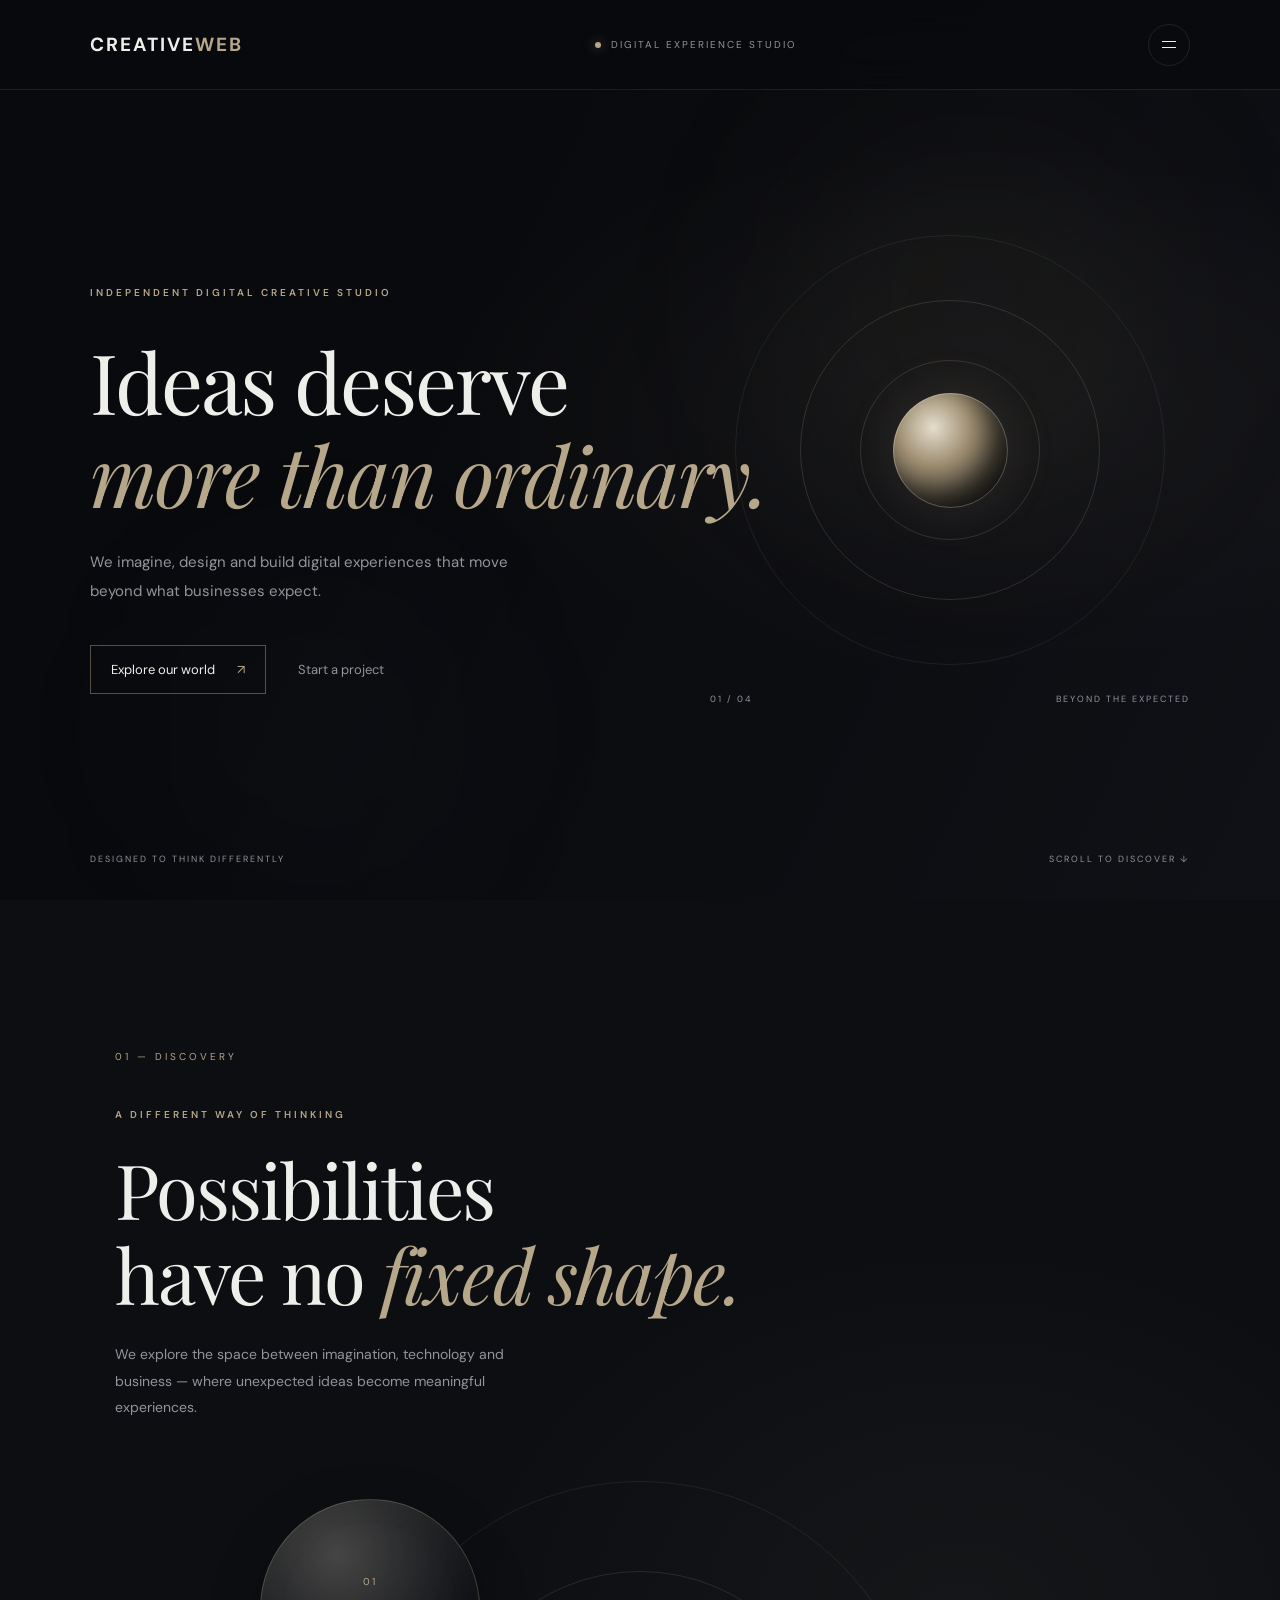
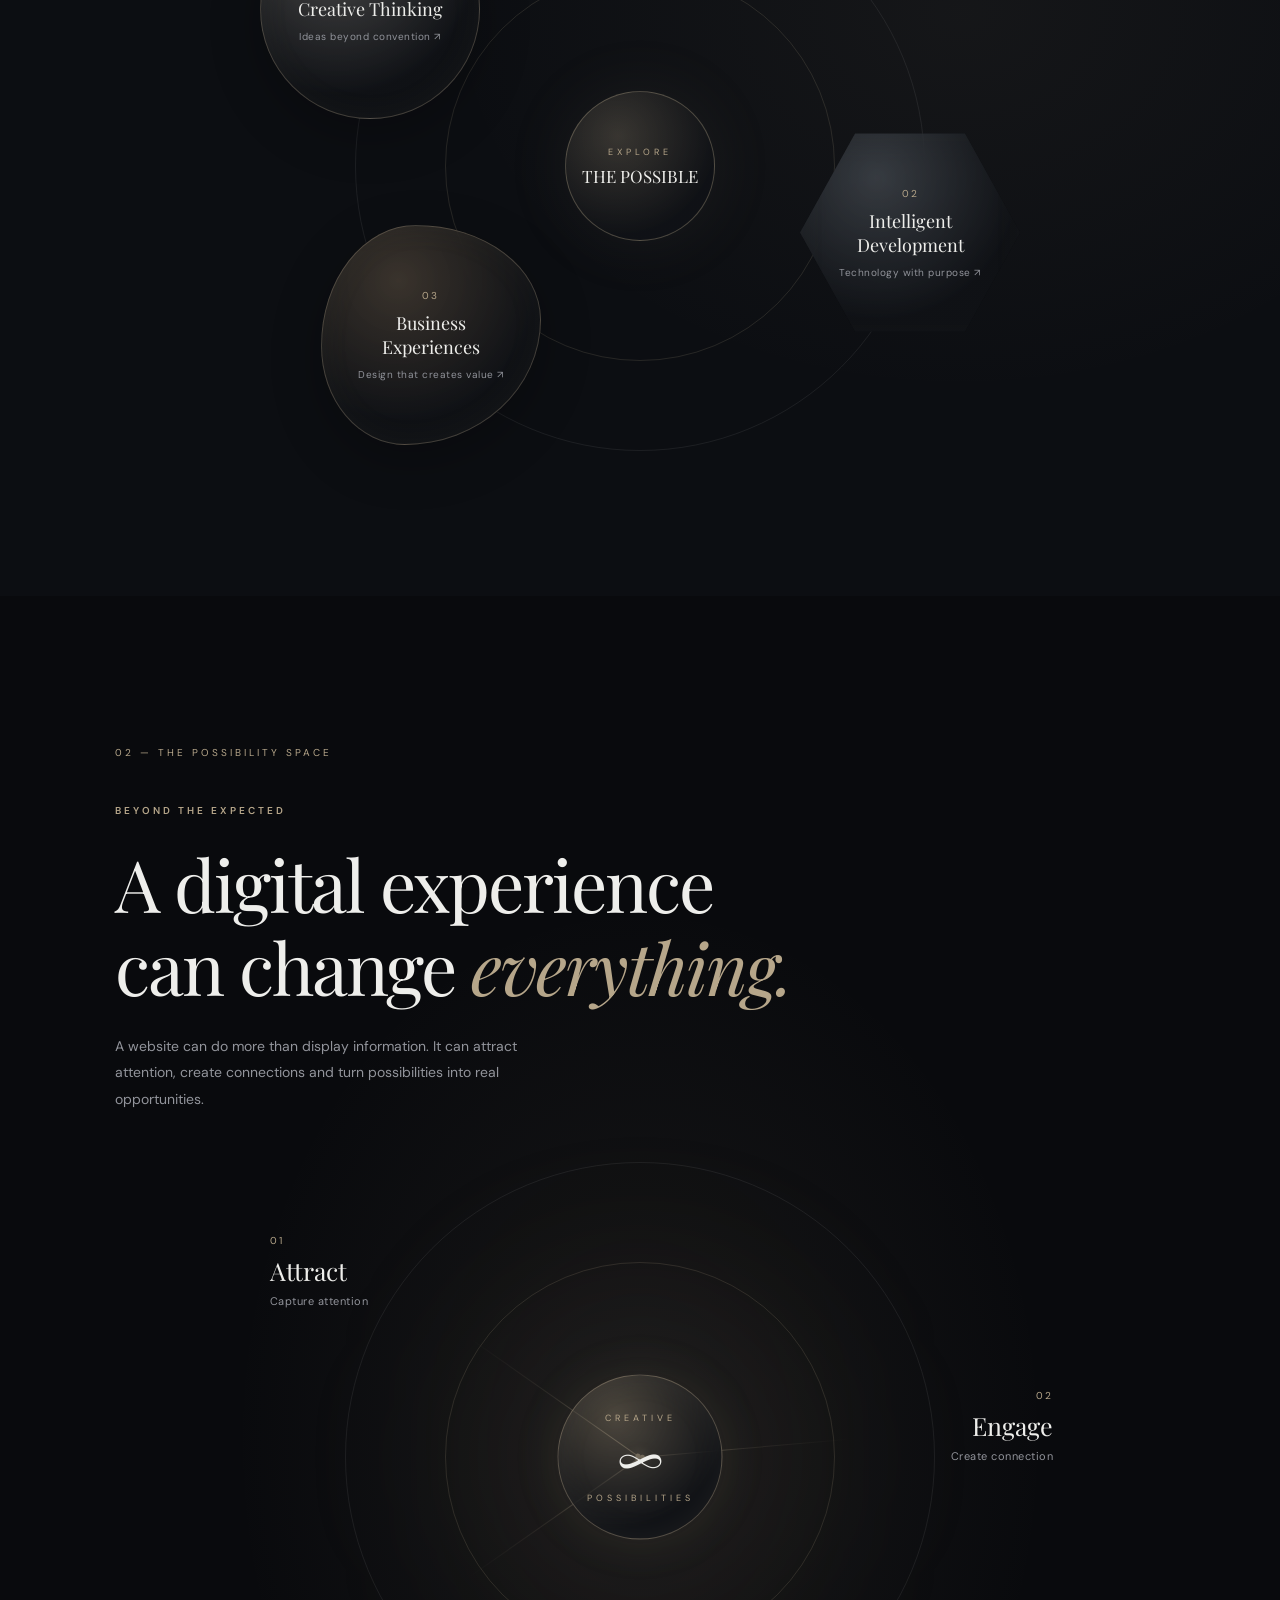
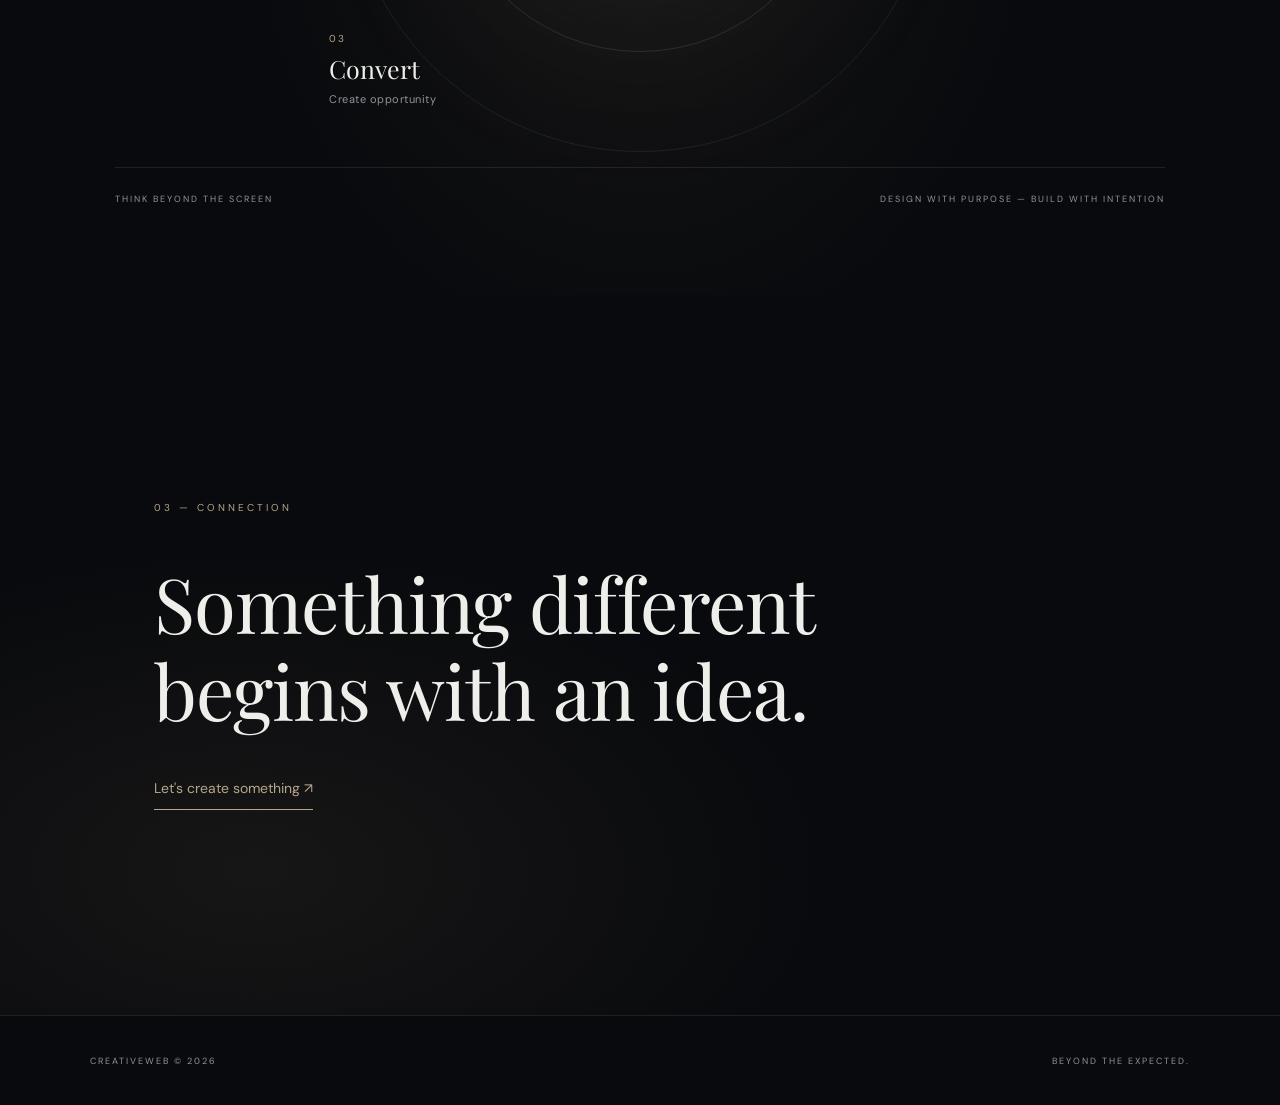
<file: index.html>
<!DOCTYPE html>
<html lang="en">
<head>
    <meta charset="UTF-8">
    <meta name="viewport" content="width=device-width, initial-scale=1.0">

    <meta name="theme-color" content="#090a0d">
    <meta name="description" content="CreativeWeb — We imagine, design and build digital experiences beyond the ordinary.">
    
    <!-- SOCIAL MEDIA SHARING -->
    <meta property="og:type" content="website">
    <meta property="og:title" content="CreativeWeb | Website Design & Development">
    <meta property="og:description" content="We imagine, design and build digital experiences beyond the ordinary.">
    <meta property="og:site_name" content="CreativeWeb">

    <meta name="twitter:card" content="summary">
    <meta name="twitter:title" content="CreativeWeb | Website Design & Development">
    <meta name="twitter:description" content="We imagine, design and build digital experiences beyond the ordinary.">
        
    <title>CreativeWeb | Website Design & Development</title>
    <link rel="preconnect" href="https://fonts.googleapis.com">
    <link rel="preconnect" href="https://fonts.gstatic.com" crossorigin>

    <link href="https://fonts.googleapis.com/css2?family=DM+Sans:wght@400;500;600;700&family=Playfair+Display:wght@400;500&display=swap" rel="stylesheet">

    <link rel="stylesheet" href="style.css">
</head>

<body>

    <!-- NAVIGATION PANEL -->

    <div class="navigation-panel" id="navigation-panel" aria-hidden="true">

        <div class="panel-heading">
            <span>CREATIVEWEB / EXPLORATION</span>
            <span>SELECT A DESTINATION</span>
        </div>

        <nav class="panel-links" aria-label="CreativeWeb main navigation">
            
        <a href="#entrance">
                <span>01</span>
                <span>Discover</span>
                <span>↗</span>
            </a>

            <a href="#discover">
                <span>02</span>
                <span>Our Thinking</span>
                <span>↗</span>
            </a>

            <a href="#possibilities">
                <span>03</span>
                <span>Possibility Space</span>
                <span>↗</span>
            </a>

            <a href="#connect">
                <span>04</span>
                <span>Start a Project</span>
                <span>↗</span>
            </a>

        </nav>

        <div class="panel-footer">
            <span>BEYOND THE EXPECTED.</span>
            <span>INDEPENDENT DIGITAL CREATIVE STUDIO</span>
        </div>

    </div>


    <!-- MAIN EXPERIENCE -->

    <div class="experience">

        <!-- HEADER -->

        <header class="navigation">

            <a href="#entrance" class="brand">
                CREATIVE<span>WEB</span>
            </a>

            <div class="nav-status">
                <span class="status-dot"></span>
                DIGITAL EXPERIENCE STUDIO
            </div>

            <button
                class="menu-toggle"
                id="menu-toggle"
                type="button"
                aria-label="Open navigation"
                aria-expanded="false"
                aria-controls="navigation-panel"
            >
                <span></span>
                <span></span>
            </button>

        </header>


        <main>

            <!-- 00 — ENTRANCE -->

            <section class="entrance" id="entrance">

                <div class="ambient ambient-one"></div>
                <div class="ambient ambient-two"></div>

                <div class="entrance-content">

                    <p class="eyebrow">
                        INDEPENDENT DIGITAL CREATIVE STUDIO
                    </p>

                    <h1>
                        Ideas deserve<br>
                        <span>more than ordinary.</span>
                    </h1>

                    <p class="intro">
                        We imagine, design and build digital experiences
                        that move beyond what businesses expect.
                    </p>

                    <div class="entrance-actions">

                        <a href="#discover" class="primary-link">
                            Explore our world
                            <span>↗</span>
                        </a>

                        <a href="#connect" class="secondary-link">
                            Start a project
                        </a>

                    </div>

                </div>


                <!-- SIGNATURE VISUAL -->

                <div class="visual-composition" aria-hidden="true">

                    <div class="orbit orbit-one"></div>
                    <div class="orbit orbit-two"></div>
                    <div class="orbit orbit-three"></div>

                    <div class="core">
                        <div class="core-inner"></div>
                    </div>

                    <div class="visual-label">
                        <span>01 / 04</span>
                        <span>BEYOND THE EXPECTED</span>
                    </div>

                </div>


                <div class="entrance-footer">
                    <span>DESIGNED TO THINK DIFFERENTLY</span>
                    <span>SCROLL TO DISCOVER ↓</span>
                </div>

            </section>


            <!-- 01 — DISCOVERY -->

            <section class="discovery" id="discover">

                <div class="section-marker">
                    01 — DISCOVERY
                </div>

                <div class="discovery-intro">

                    <p class="eyebrow">
                        A DIFFERENT WAY OF THINKING
                    </p>

                    <h2>
                        Possibilities<br>
                        have no <span>fixed shape.</span>
                    </h2>

                    <p class="discovery-description">
                        We explore the space between imagination,
                        technology and business — where unexpected
                        ideas become meaningful experiences.
                    </p>

                </div>


                <div class="discovery-world">

                    <div class="discovery-orbit orbit-a"></div>
                    <div class="discovery-orbit orbit-b"></div>

                    <div class="discovery-center">
                        <span>EXPLORE</span>
                        <span>THE POSSIBLE</span>
                    </div>


                    <a
                        href="#connect"
                        class="discovery-point point-one"
                        aria-label="Creative Thinking — Ideas beyond convention"
                    >
                        <span class="point-number">01</span>
                        <span class="point-title">Creative Thinking</span>
                        <span class="point-description">
                            Ideas beyond convention ↗
                        </span>
                    </a>


                    <a
                        href="#connect"
                        class="discovery-point point-two"
                        aria-label="Intelligent Development — Technology with purpose"
                    >
                        <span class="point-number">02</span>
                        <span class="point-title">Intelligent Development</span>
                        <span class="point-description">
                            Technology with purpose ↗
                        </span>
                    </a>


                    <a
                        href="#connect"
                        class="discovery-point point-three"
                        aria-label="Business Experiences — Design that creates value"
                    >
                        <span class="point-number">03</span>
                        <span class="point-title">Business Experiences</span>
                        <span class="point-description">
                            Design that creates value ↗
                        </span>
                    </a>

                </div>

            </section>


            <!-- 02 — POSSIBILITY SPACE -->

            <section class="possibility" id="possibilities">

                <div class="section-marker">
                    02 — THE POSSIBILITY SPACE
                </div>


                <div class="possibility-intro">

                    <p class="eyebrow">
                        BEYOND THE EXPECTED
                    </p>

                    <h2>
                        A digital experience<br>
                        can change <span>everything.</span>
                    </h2>

                    <p class="possibility-description">
                        A website can do more than display information.
                        It can attract attention, create connections
                        and turn possibilities into real opportunities.
                    </p>

                </div>


                <!-- CENTRAL VISUAL ENVIRONMENT -->

                <div class="possibility-stage">

                    <div class="stage-glow"></div>


                    <!-- CONNECTING LINES -->

                    <div class="stage-connections" aria-hidden="true">

                        <div class="connection-line line-attract"></div>
                        <div class="connection-line line-engage"></div>
                        <div class="connection-line line-convert"></div>

                    </div>


                    <!-- ORBITAL RINGS -->

                    <div class="stage-orbit stage-orbit-one"></div>
                    <div class="stage-orbit stage-orbit-two"></div>


                    <!-- CENTRAL CORE -->

                    <div class="stage-core">
                        <span>CREATIVE</span>
                        <strong>∞</strong>
                        <span>POSSIBILITIES</span>
                    </div>


                    <!-- BUSINESS STAGES -->

                    <a href="#connect" class="possibility-label label-attract">

                        <span>01</span>
                        <strong>Attract</strong>
                        <small>Capture attention</small>

                    </a>


                    <a href="#connect" class="possibility-label label-engage">

                        <span>02</span>
                        <strong>Engage</strong>
                        <small>Create connection</small>

                    </a>


                    <a href="#connect" class="possibility-label label-convert">

                        <span>03</span>
                        <strong>Convert</strong>
                        <small>Create opportunity</small>

                    </a>

                </div>


                <div class="possibility-footer">

                    <span>THINK BEYOND THE SCREEN</span>

                    <span>
                        DESIGN WITH PURPOSE — BUILD WITH INTENTION
                    </span>

                </div>

            </section>


            <!-- 03 — CONNECTION -->

            <section class="connection" id="connect">

                <div class="section-marker">
                    03 — CONNECTION
                </div>

                <h2>
                    Something different<br>
                    begins with an idea.
                </h2>

              <a href="projects/contact/index.html" class="cta-button">
                         Let's create something <span>↗</span>
                </a>

            </section>

        </main>


        <!-- FOOTER -->

        <footer class="footer">

            <span>CREATIVEWEB © 2026</span>
            <span>BEYOND THE EXPECTED.</span>

        </footer>


    </div>


    <script src="script.js"></script>

</body>
</html>
</file>
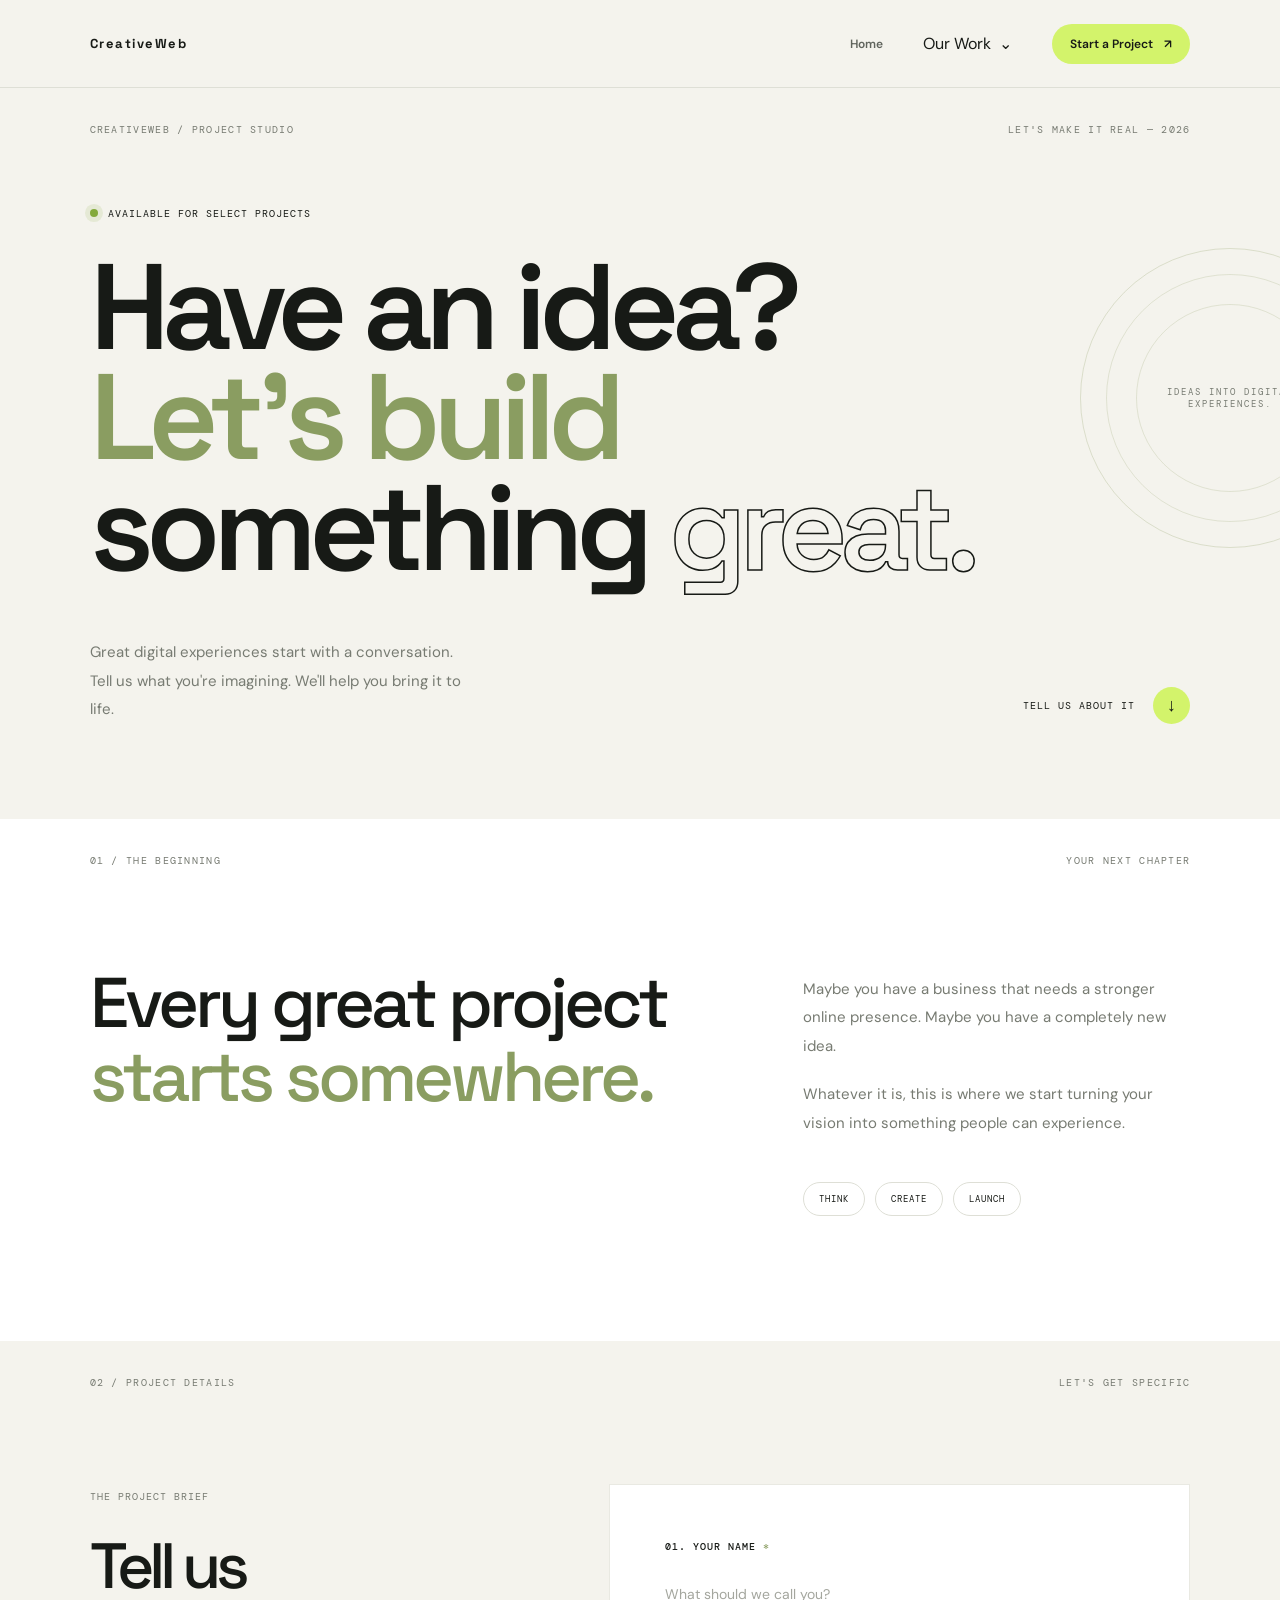
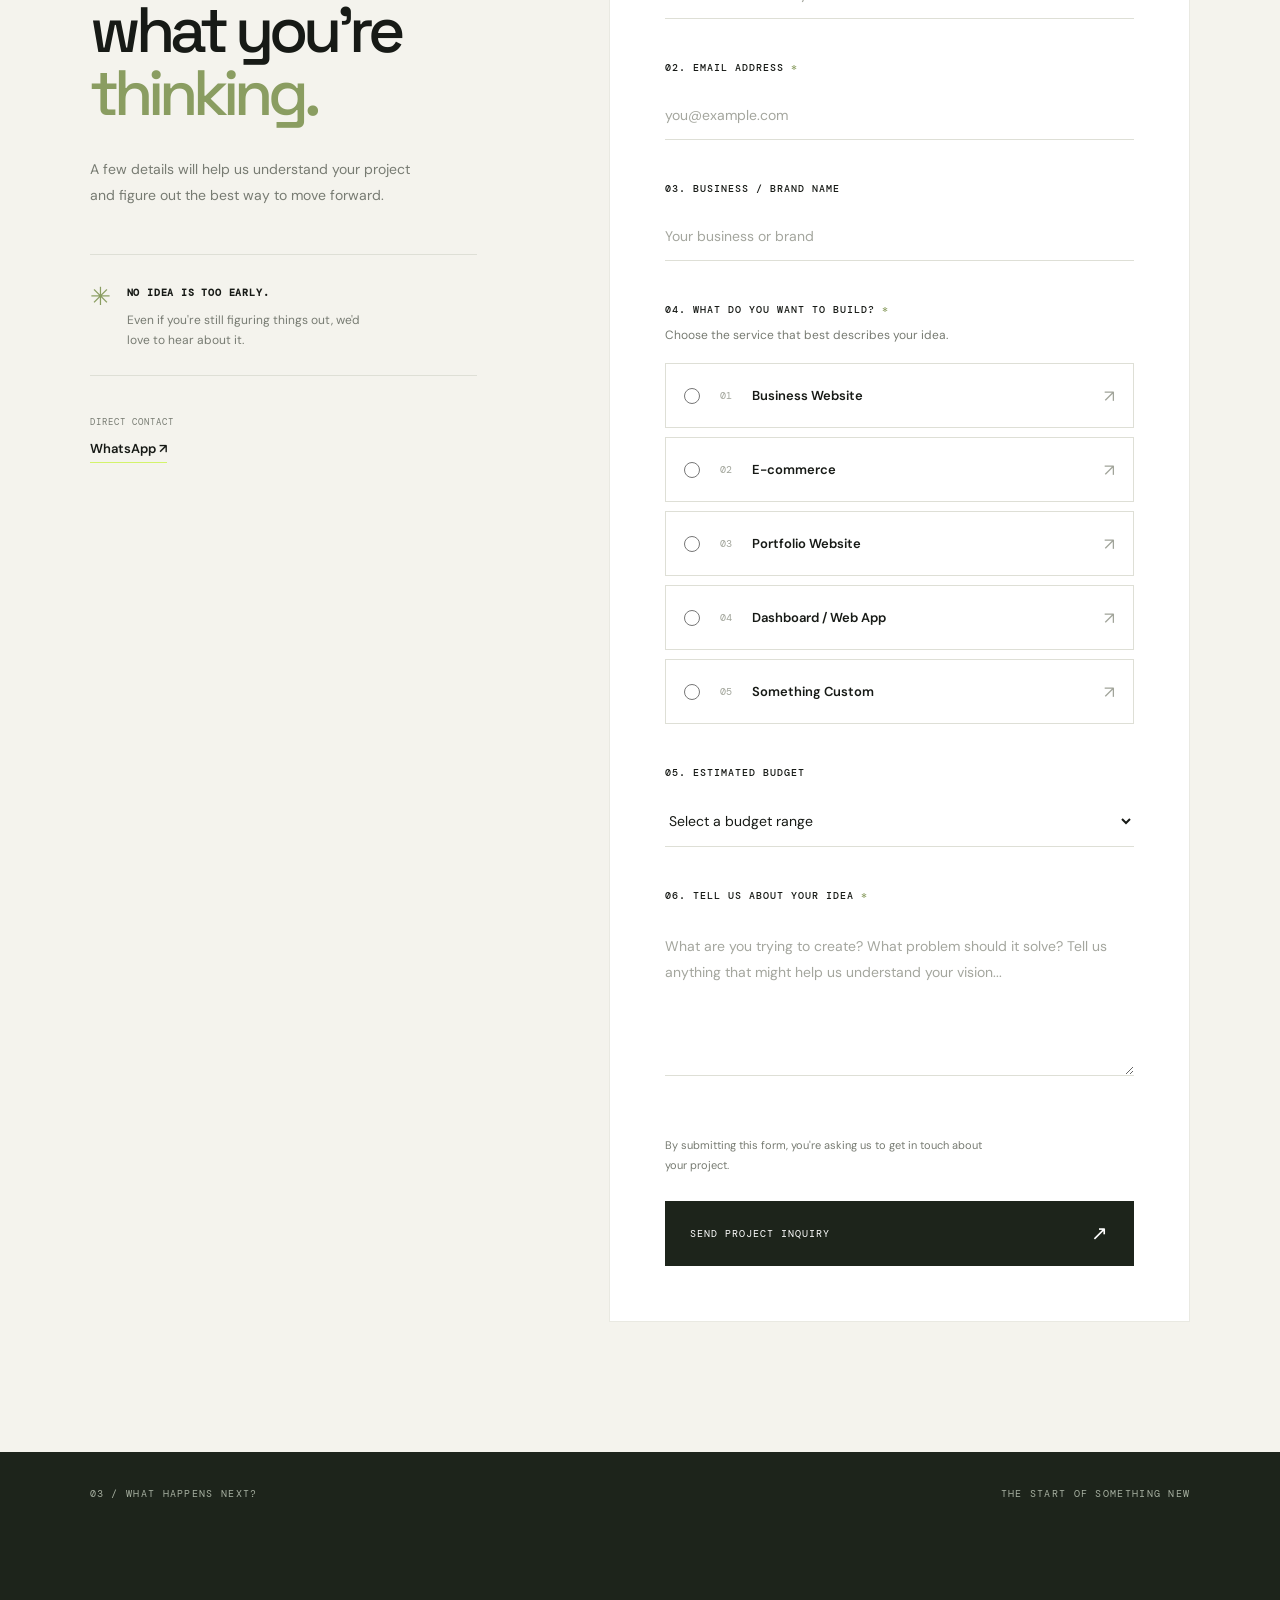
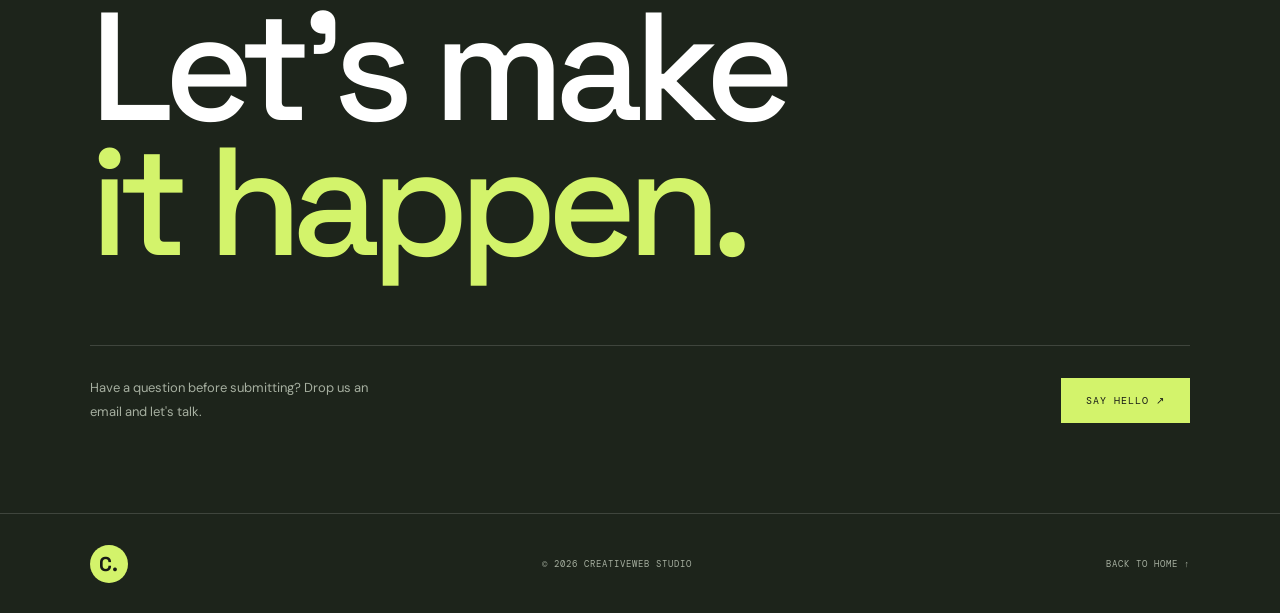
<file: projects/contact/index.html>
<!DOCTYPE html>
<html lang="en">
<head>
    <meta charset="UTF-8">
    <meta name="viewport" content="width=device-width, initial-scale=1.0">

    <meta name="description" content="Start your next digital project with CreativeWeb. Tell us about your vision and let's build something meaningful together.">

    <meta name="theme-color" content="#f4f3ed">

    <title>Start a Project — CreativeWeb Studio</title>

    <!-- GOOGLE FONTS -->
    <link rel="preconnect" href="https://fonts.googleapis.com">
    <link rel="preconnect" href="https://fonts.gstatic.com" crossorigin>

    <link href="https://fonts.googleapis.com/css2?family=DM+Mono:wght@400;500&family=DM+Sans:wght@400;500;600;700&family=Space+Grotesk:wght@400;500;600;700&display=swap" rel="stylesheet">

    <!-- STYLESHEET -->
    <link rel="stylesheet" href="style.css">
</head>

<body>

    <!-- PAGE PROGRESS -->
    <div class="page-progress"></div>

    <!-- NAVIGATION -->
    <header class="site-header">

        <a href="../../index.html" class="logo">
            CreativeWeb
        </a>

        <nav class="desktop-nav">

            <a href="../../index.html">Home</a>

            <details class="work-dropdown">
                <summary>
                    Our Work <span>⌄</span>
                </summary>

                <div class="work-dropdown-menu">
                    <a href="../luxury-brand/index.html">ATELIER NOIR</a>
                    <a href="../digital-commerce/index.html">NEXUS INTELLIGENCE</a>
                    <a href="../wildroot/index.html">WILDROOT</a>
                </div>
            </details>

            <a href="#contact" class="nav-active">
                Start a Project <span>↗</span>
            </a>

        </nav>

        <button class="menu-toggle" id="menu-toggle"
            aria-label="Open navigation menu"
            aria-expanded="false">

            <span></span>
            <span></span>

        </button>

    </header>

    <!-- MOBILE NAVIGATION -->
    <div class="mobile-menu" id="mobile-menu">

        <a href="../../index.html">Home</a>

        <details class="work-dropdown">

            <summary>
                Our Work <span>⌄</span>
            </summary>

            <div class="work-dropdown-menu">
                <a href="../luxury-brand/index.html">ATELIER NOIR</a>
                <a href="../digital-commerce/index.html"> NEXUS INTELLIGENCE</a>
                <a href="../wildroot/index.html">WILDROOT</a>
            </div>

        </details>

        <a href="#contact">Start a Project ↗</a>

    </div>

    <main>

        <!-- HERO -->
        <section class="hero">

            <div class="hero-topline">
                <span>CREATIVEWEB / PROJECT STUDIO</span>
                <span>LET'S MAKE IT REAL — 2026</span>
            </div>

            <div class="hero-content">

                <div class="hero-label">
                    <span class="status-dot"></span>
                    AVAILABLE FOR SELECT PROJECTS
                </div>

                <h1>
                    Have an idea?
                    <br>
                    <span>Let's build</span>
                    <br>
                    something
                    <span class="outline-text">great.</span>
                </h1>

                <div class="hero-bottom">

                    <p>
                        Great digital experiences start with a conversation.
                        Tell us what you're imagining. We'll help you bring it
                        to life.
                    </p>

                    <a href="#contact" class="scroll-link">
                        TELL US ABOUT IT
                        <span>↓</span>
                    </a>

                </div>

            </div>

            <div class="hero-decoration">
                <div class="decoration-circle"></div>
                <span>IDEAS INTO DIGITAL EXPERIENCES.</span>
            </div>

        </section>

        <!-- PROJECT INTRO -->
        <section class="intro-section">

            <div class="section-index">
                <span>01 / THE BEGINNING</span>
                <span>YOUR NEXT CHAPTER</span>
            </div>

            <div class="intro-grid">

                <h2>
                    Every great project
                    <span>starts somewhere.</span>
                </h2>

                <div class="intro-description">

                    <p>
                        Maybe you have a business that needs a stronger online
                        presence. Maybe you have a completely new idea.
                    </p>

                    <p>
                        Whatever it is, this is where we start turning your
                        vision into something people can experience.
                    </p>

                    <div class="intro-stamp">
                        <span>THINK</span>
                        <span>CREATE</span>
                        <span>LAUNCH</span>
                    </div>

                </div>

            </div>

        </section>

        <!-- CONTACT FORM AND INFORMATION -->
        <section class="contact-section" id="contact">

            <div class="section-index">
                <span>02 / PROJECT DETAILS</span>
                <span>LET'S GET SPECIFIC</span>
            </div>

            <div class="contact-layout">

                <!-- LEFT SIDE -->
                <div class="contact-sidebar">

                    <span class="sidebar-label">THE PROJECT BRIEF</span>

                    <h2>
                        Tell us
                        <br>
                        what you're
                        <br>
                        <span>thinking.</span>
                    </h2>

                    <p>
                        A few details will help us understand your project
                        and figure out the best way to move forward.
                    </p>

                    <div class="sidebar-note">

                        <span class="note-symbol">✳</span>

                        <div>
                            <strong>NO IDEA IS TOO EARLY.</strong>

                            <p>
                                Even if you're still figuring things out,
                                we'd love to hear about it.
                            </p>
                        </div>

                    </div>

                    <div class="contact-direct">

              

                        <span>DIRECT CONTACT</span>

                        <a href="https://wa.me/947148903387"
                        target="_blank"
                        rel="noopener noreferrer">
                            WhatsApp ↗
                        </a>

                    

                    </div>

                </div>

                <!-- RIGHT SIDE FORM -->
                <div class="form-container">

                    <form id="project-form">

                        <!-- NAME -->
                        <div class="form-group">

                            <label for="client-name">
                                01. YOUR NAME <span>*</span>
                            </label>

                            <input
                                type="text"
                                id="client-name"
                                name="name"
                                placeholder="What should we call you?"
                                required
                            >

                        </div>

                        <!-- EMAIL -->
                        <div class="form-group">

                            <label for="client-email">
                                02. EMAIL ADDRESS <span>*</span>
                            </label>

                            <input
                                type="email"
                                id="client-email"
                                name="email"
                                placeholder="you@example.com"
                                required
                            >

                        </div>

                        <!-- BUSINESS -->
                        <div class="form-group">

                            <label for="business-name">
                                03. BUSINESS / BRAND NAME
                            </label>

                            <input
                                type="text"
                                id="business-name"
                                name="business"
                                placeholder="Your business or brand"
                            >

                        </div>

                        <!-- PROJECT TYPE -->
                        <div class="form-group">

                            <label>
                                04. WHAT DO YOU WANT TO BUILD? <span>*</span>
                            </label>

                            <p class="field-hint">
                                Choose the service that best describes your idea.
                            </p>

                            <div class="project-options">

                                <label class="option-card">
                                    <input type="radio" name="project" value="Business Website" required>
                                    <span class="option-number">01</span>
                                    <span class="option-name">Business Website</span>
                                    <span class="option-arrow">↗</span>
                                </label>

                                <label class="option-card">
                                    <input type="radio" name="project" value="E-commerce Website">
                                    <span class="option-number">02</span>
                                    <span class="option-name">E-commerce</span>
                                    <span class="option-arrow">↗</span>
                                </label>

                                <label class="option-card">
                                    <input type="radio" name="project" value="Portfolio Website">
                                    <span class="option-number">03</span>
                                    <span class="option-name">Portfolio Website</span>
                                    <span class="option-arrow">↗</span>
                                </label>

                                <label class="option-card">
                                    <input type="radio" name="project" value="Dashboard or Web Application">
                                    <span class="option-number">04</span>
                                    <span class="option-name">Dashboard / Web App</span>
                                    <span class="option-arrow">↗</span>
                                </label>

                                <label class="option-card">
                                    <input type="radio" name="project" value="Custom Project">
                                    <span class="option-number">05</span>
                                    <span class="option-name">Something Custom</span>
                                    <span class="option-arrow">↗</span>
                                </label>

                            </div>

                        </div>

                        <!-- BUDGET -->
                        <div class="form-group">

                            <label for="project-budget">
                                05. ESTIMATED BUDGET
                            </label>

                            <select id="project-budget" name="budget">

                                <option value="">Select a budget range</option>
                                <option value="Under $250">Under $250</option>
                                <option value="$250 - $500">$250 – $500</option>
                                <option value="$500 - $1000">$500 – $1,000</option>
                                <option value="$1000 - $2500">$1,000 – $2,500</option>
                                <option value="$2500+">$2,500+</option>
                                <option value="Not sure yet">Not sure yet</option>

                            </select>

                        </div>

                        <!-- MESSAGE -->
                        <div class="form-group">

                            <label for="project-message">
                                06. TELL US ABOUT YOUR IDEA <span>*</span>
                            </label>

                            <textarea
                                id="project-message"
                                name="message"
                                rows="5"
                                placeholder="What are you trying to create? What problem should it solve? Tell us anything that might help us understand your vision..."
                                required
                            ></textarea>

                        </div>

                        <!-- SUBMIT -->
                        <div class="form-submit">

                            <p>
                                By submitting this form, you're asking us
                                to get in touch about your project.
                            </p>

                            <button type="submit" id="submit-button">
                                SEND PROJECT INQUIRY
                                <span>↗</span>
                            </button>

                        </div>

                        <div class="form-message" id="form-message"
                            role="status" aria-live="polite"></div>

                    </form>

                </div>

            </div>

        </section>

        <!-- FINAL CTA -->
        <section class="closing-section">

            <div class="closing-top">
                <span>03 / WHAT HAPPENS NEXT?</span>
                <span>THE START OF SOMETHING NEW</span>
            </div>

            <h2>
                Let's make
                <br>
                <span>it happen.</span>
            </h2>

            <div class="closing-bottom">

                <p>
                    Have a question before submitting?
                    Drop us an email and let's talk.
                </p>

                <!-- SAY HELLO NOW SCROLLS TO CONTACT INFORMATION -->
                <a href="#contact">
                    SAY HELLO ↗
                </a>

            </div>

        </section>

    </main>

    <!-- FOOTER -->
    <footer class="site-footer">

        <a href="../../index.html" class="footer-logo">
            C.
        </a>

        <span>© 2026 CREATIVEWEB STUDIO</span>

        <a href="../../index.html">BACK TO HOME ↑</a>

    </footer>

    <!-- JAVASCRIPT -->
    <script src="script.js"></script>

</body>
</html>
</file>
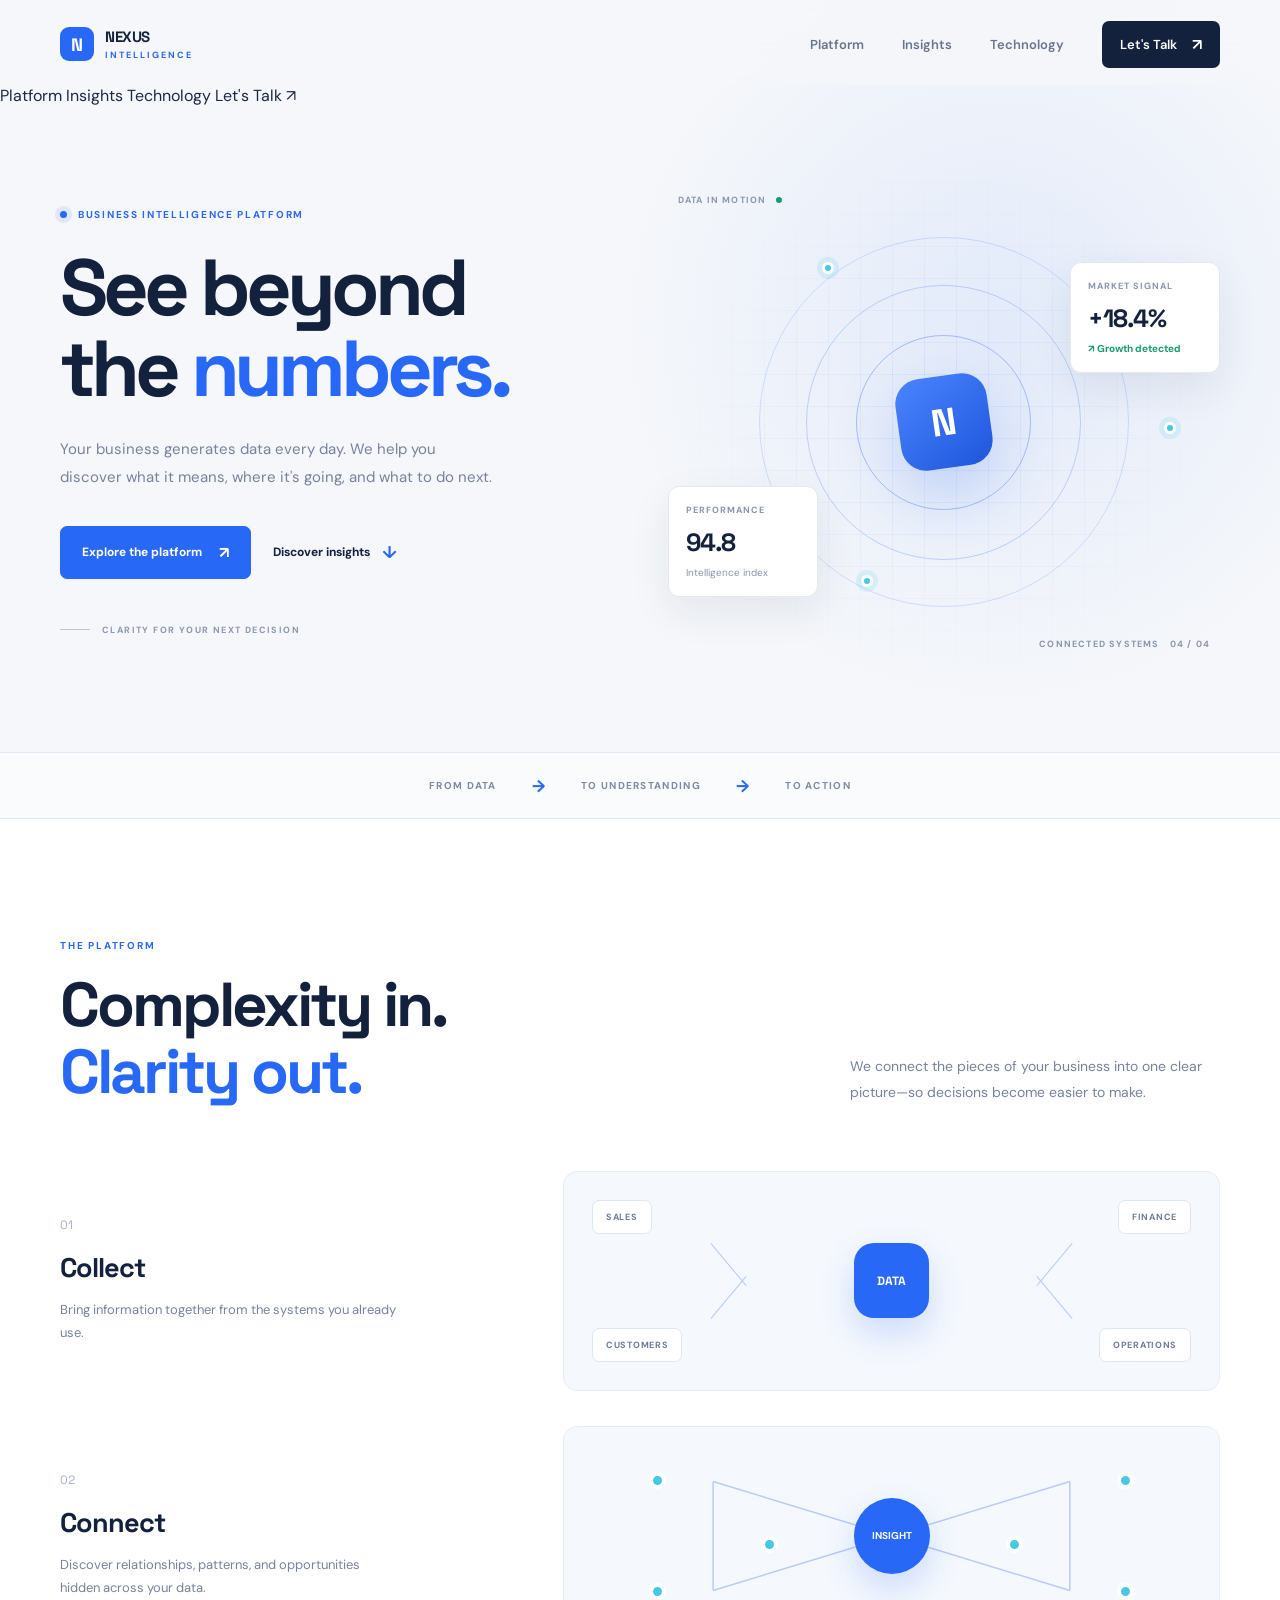
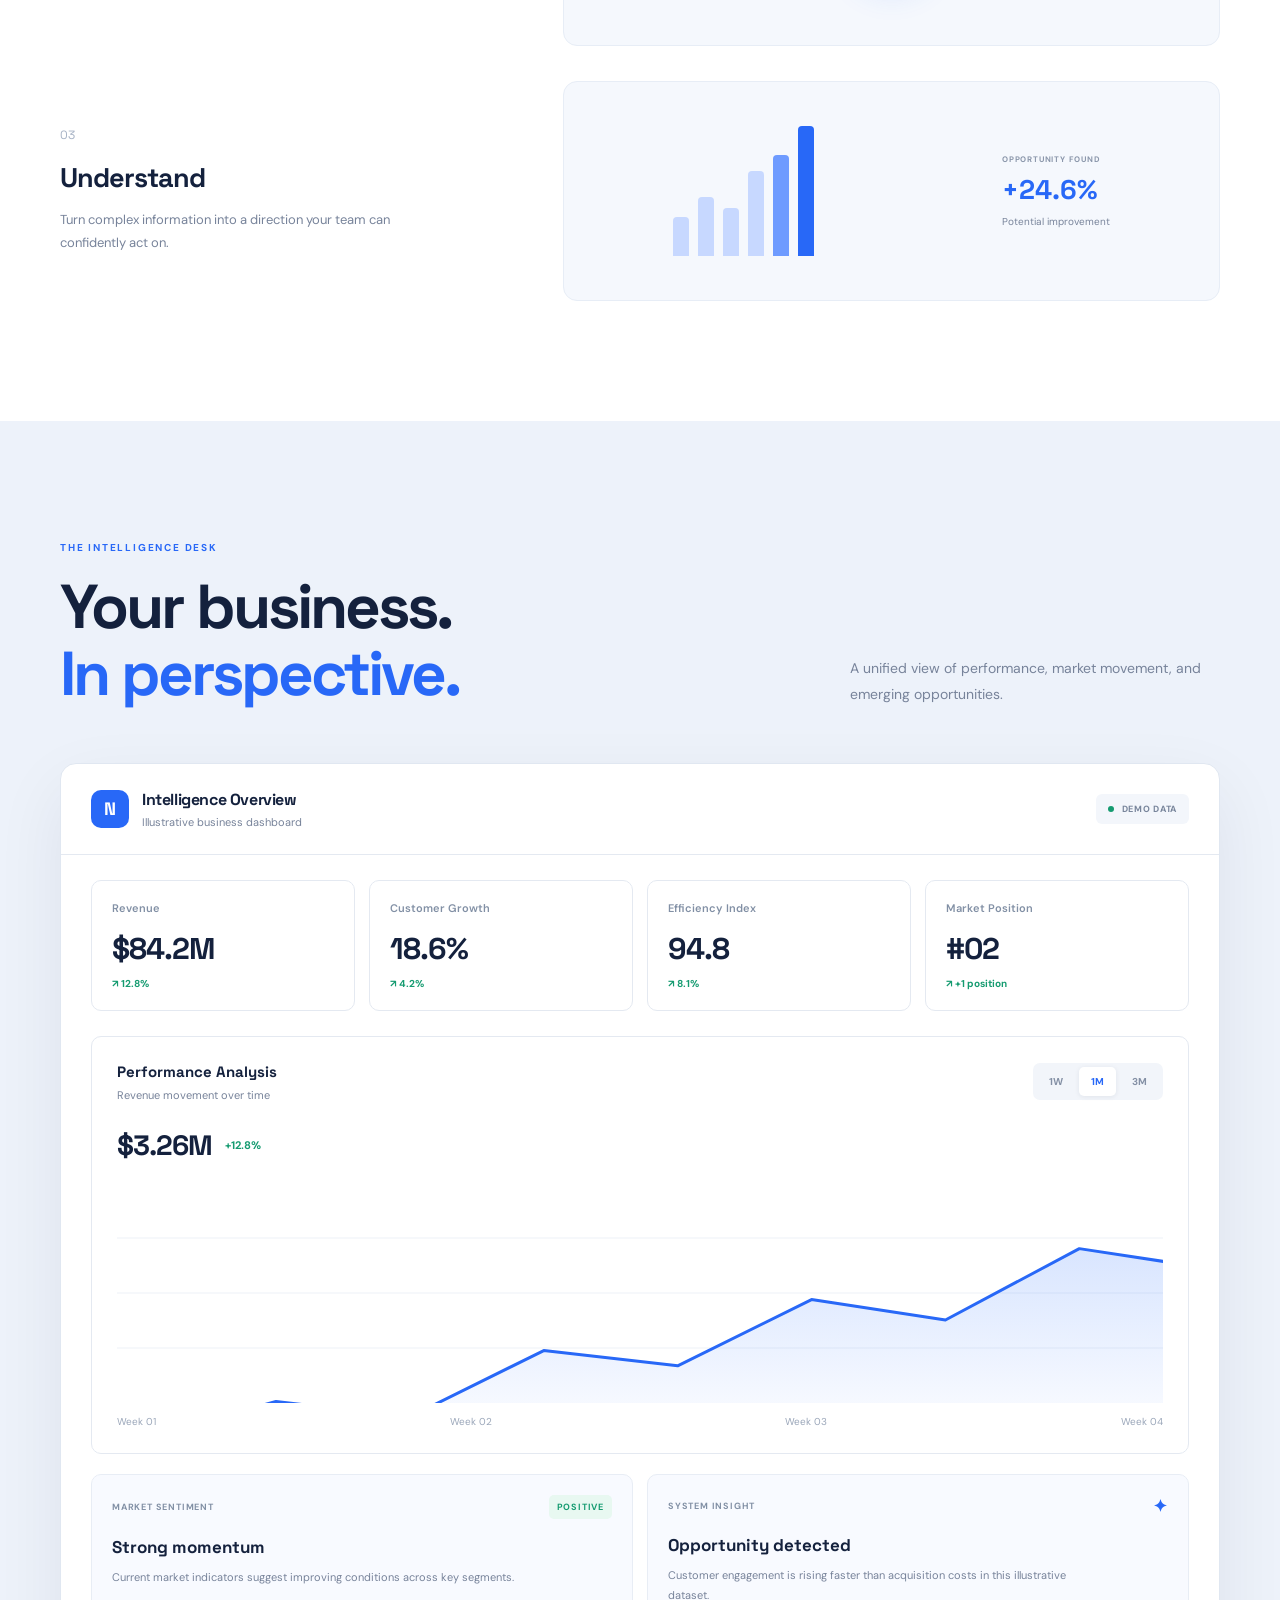
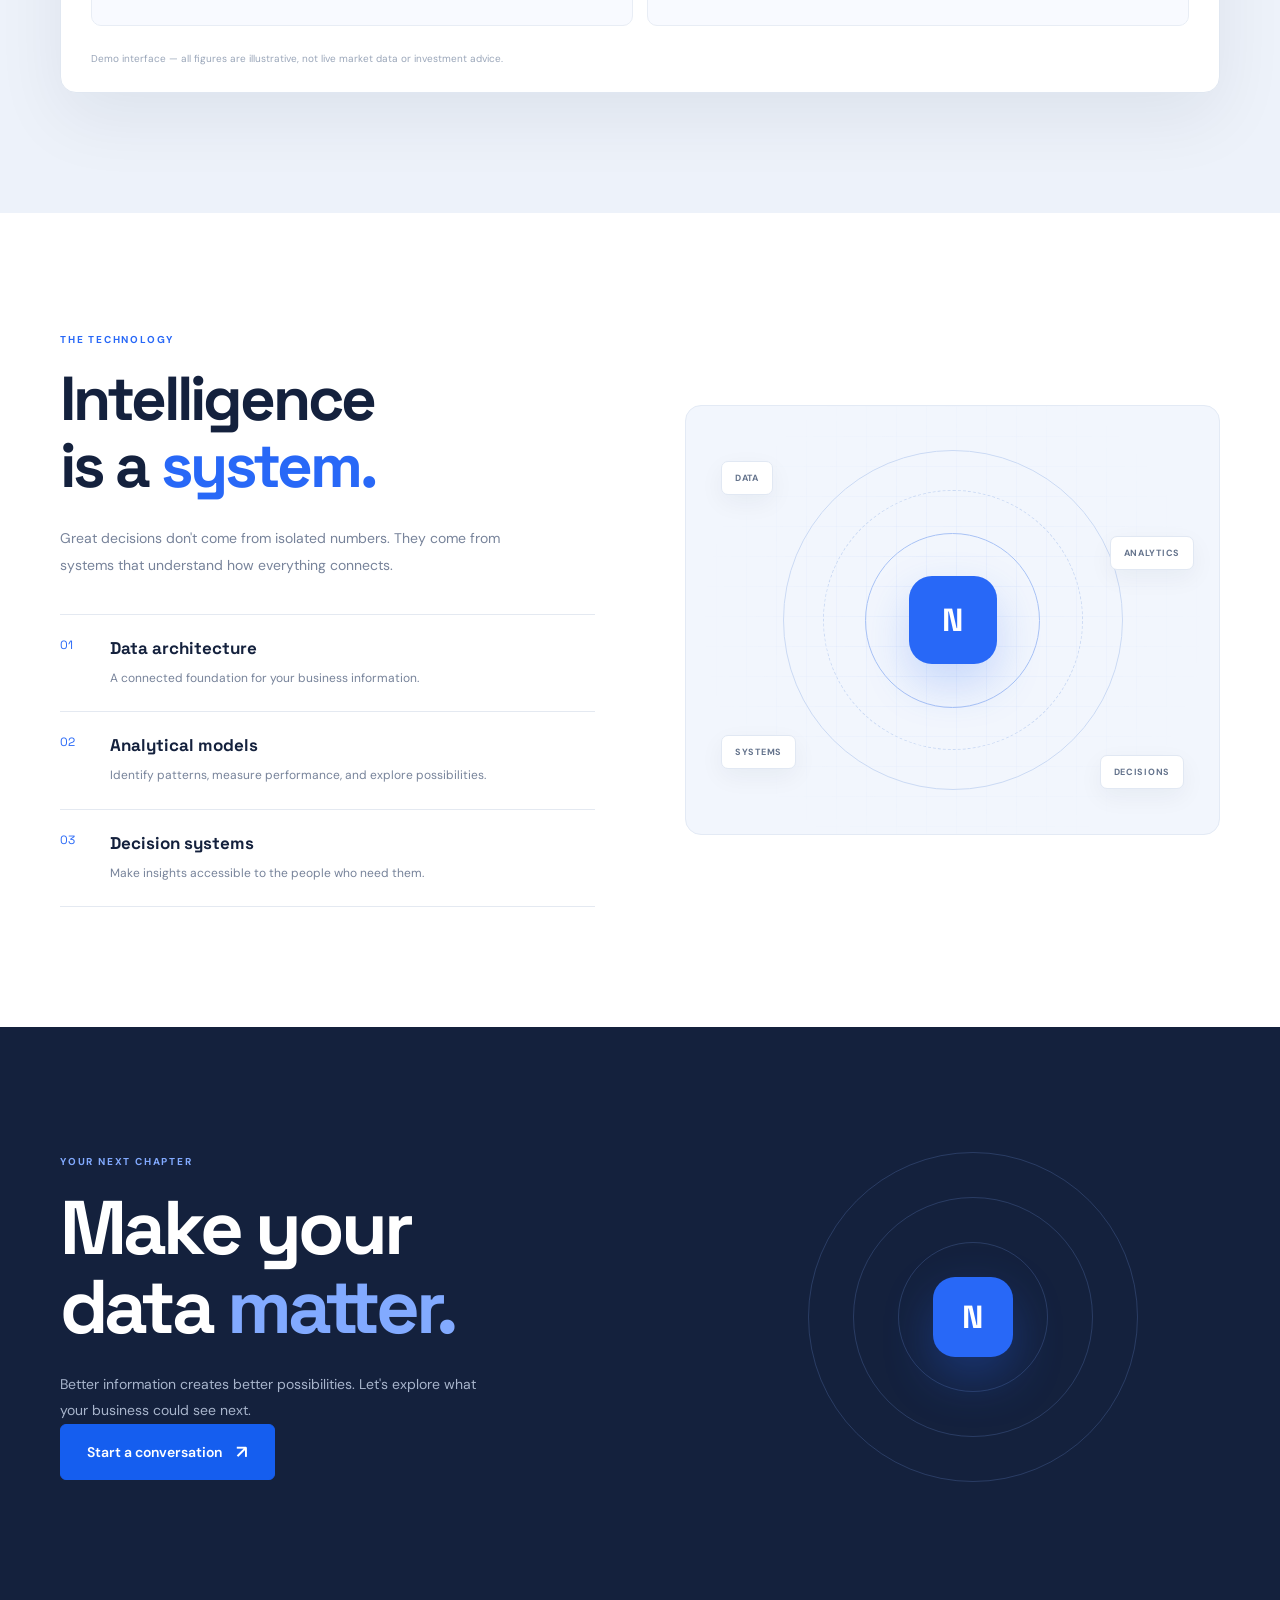
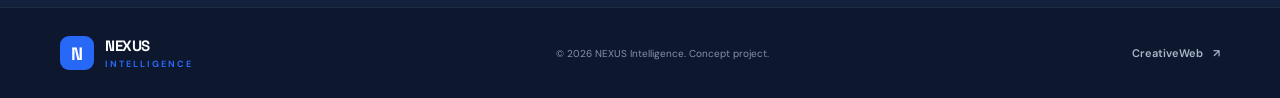
<file: projects/digital-commerce/index.html>
<!DOCTYPE html>
<html lang="en">

<head>

    <meta charset="UTF-8">
    <meta name="viewport" content="width=device-width, initial-scale=1.0">

    <meta
        name="description"
        content="NEXUS Intelligence transforms complex business data into clear strategic decisions."
    >

    <meta name="theme-color" content="#f5f7fa">

    <title>NEXUS Intelligence — See Beyond the Numbers</title>

    <!-- FONTS -->

    <link rel="preconnect" href="https://fonts.googleapis.com">

    <link
        rel="preconnect"
        href="https://fonts.gstatic.com"
        crossorigin
    >

    <link
        href="https://fonts.googleapis.com/css2?family=DM+Sans:wght@400;500;600;700&family=Space+Grotesk:wght@400;500;600;700&display=swap"
        rel="stylesheet"
    >

    <!-- CSS -->
     <link rel="stylesheet" href="style.css">
     
    <script src="script.js" defer></script>

</head>


<body>

    <!-- PAGE PROGRESS -->

    <div class="page-progress"></div>


    <!-- NAVIGATION -->

    <header class="header">

        <div class="nav-container">

            <a href="#" class="logo">

                <span class="logo-symbol">N</span>

                <span class="logo-name">
                    NEXUS<span>INTELLIGENCE</span>
                </span>

            </a>


            <nav class="nav">

                <a href="#platform">Platform</a>

                <a href="#insights">Insights</a>

                <a href="#technology">Technology</a>

                <a href="#contact" class="nav-contact">
                    Let's Talk
                    <span>↗</span>
                </a>

            </nav>


            <button
                class="menu-toggle"
                id="menu-toggle"
                aria-label="Open navigation"
                aria-expanded="false"
                aria-controls="mobile-menu"
            >

                <span></span>
                <span></span>

            </button>

        </div>


        <!-- MOBILE NAVIGATION -->

        <nav class="mobile-menu" id="mobile-menu">

            <a href="#platform">Platform</a>

            <a href="#insights">Insights</a>

            <a href="#technology">Technology</a>

            <a href="#contact">Let's Talk ↗</a>

        </nav>

    </header>



    <!-- HERO -->

    <main>

        <section class="hero">

            <div class="hero-container">

                <div class="hero-copy">

                    <div class="hero-label">

                        <span class="status-dot"></span>

                        BUSINESS INTELLIGENCE PLATFORM

                    </div>


                    <h1>

                        See beyond
                        <br>

                        the <span>numbers.</span>

                    </h1>


                    <p class="hero-description">

                        Your business generates data every day.
                        We help you discover what it means,
                        where it's going, and what to do next.

                    </p>


                    <div class="hero-buttons">

                        <a href="#platform" class="button-primary">

                            Explore the platform

                            <span>↗</span>

                        </a>


                        <a href="#insights" class="button-secondary">

                            Discover insights

                            <span>↓</span>

                        </a>

                    </div>


                    <div class="hero-footnote">

                        <span class="footnote-line"></span>

                        CLARITY FOR YOUR NEXT DECISION

                    </div>

                </div>



                <!-- HERO VISUAL -->

                <div class="hero-visual">

                    <div class="visual-label visual-label-top">

                        <span>DATA IN MOTION</span>

                        <span class="visual-label-dot"></span>

                    </div>


                    <div class="visual-grid"></div>


                    <div class="visual-orbit orbit-outer"></div>

                    <div class="visual-orbit orbit-middle"></div>

                    <div class="visual-orbit orbit-inner"></div>


                    <div class="visual-core">

                        <span>N</span>

                    </div>


                    <div class="visual-point point-one"></div>

                    <div class="visual-point point-two"></div>

                    <div class="visual-point point-three"></div>


                    <div class="floating-data data-one">

                        <span class="data-label">
                            MARKET SIGNAL
                        </span>

                        <strong>+18.4%</strong>

                        <span class="data-positive">
                            ↗ Growth detected
                        </span>

                    </div>


                    <div class="floating-data data-two">

                        <span class="data-label">
                            PERFORMANCE
                        </span>

                        <strong>94.8</strong>

                        <span class="data-small">
                            Intelligence index
                        </span>

                    </div>


                    <div class="visual-label visual-label-bottom">

                        <span>CONNECTED SYSTEMS</span>

                        <span>04 / 04</span>

                    </div>

                </div>

            </div>


            <!-- HERO BOTTOM STRIP -->

            <div class="hero-bottom">

                <div class="hero-bottom-inner">

                    <span>FROM DATA</span>

                    <span class="strip-arrow">→</span>

                    <span>TO UNDERSTANDING</span>

                    <span class="strip-arrow">→</span>

                    <span>TO ACTION</span>

                </div>

            </div>

        </section>



        <!-- PLATFORM -->

        <section class="platform section" id="platform">

            <div class="container">


                <div class="section-heading">

                    <div>

                        <span class="section-label">
                            THE PLATFORM
                        </span>

                        <h2>

                            Complexity in.
                            <br>

                            <span>Clarity out.</span>

                        </h2>

                    </div>


                    <p class="section-description">

                        We connect the pieces of your business
                        into one clear picture—so decisions
                        become easier to make.

                    </p>

                </div>



                <!-- DATA STORY -->

                <div class="data-story">


                    <div class="story-intro">

                        <span class="story-number">01</span>

                        <h3>
                            Collect
                        </h3>

                        <p>

                            Bring information together
                            from the systems you already use.

                        </p>

                    </div>



                    <div class="story-visual collect-visual">

                        <div class="source-box source-a">
                            SALES
                        </div>

                        <div class="source-box source-b">
                            FINANCE
                        </div>

                        <div class="source-box source-c">
                            CUSTOMERS
                        </div>

                        <div class="source-box source-d">
                            OPERATIONS
                        </div>


                        <div class="story-connector connector-a"></div>

                        <div class="story-connector connector-b"></div>

                        <div class="story-connector connector-c"></div>

                        <div class="story-connector connector-d"></div>


                        <div class="story-hub">
                            DATA
                        </div>

                    </div>



                    <div class="story-intro story-second">

                        <span class="story-number">02</span>

                        <h3>
                            Connect
                        </h3>

                        <p>

                            Discover relationships,
                            patterns, and opportunities
                            hidden across your data.

                        </p>

                    </div>



                    <div class="story-visual connect-visual">

                        <div class="connection-node node-a"></div>

                        <div class="connection-node node-b"></div>

                        <div class="connection-node node-c"></div>

                        <div class="connection-node node-d"></div>

                        <div class="connection-node node-e"></div>

                        <div class="connection-node node-f"></div>


                        <svg
                            class="connection-lines"
                            viewBox="0 0 500 220"
                            preserveAspectRatio="xMidYMid meet"
                            aria-hidden="true"
                        >

                            <line x1="70" y1="55" x2="250" y2="110"></line>

                            <line x1="70" y1="165" x2="250" y2="110"></line>

                            <line x1="250" y1="110" x2="430" y2="55"></line>

                            <line x1="250" y1="110" x2="430" y2="165"></line>

                            <line x1="70" y1="55" x2="70" y2="165"></line>

                            <line x1="430" y1="55" x2="430" y2="165"></line>

                        </svg>


                        <div class="connection-center">

                            <span>INSIGHT</span>

                        </div>

                    </div>



                    <div class="story-intro story-third">

                        <span class="story-number">03</span>

                        <h3>
                            Understand
                        </h3>

                        <p>

                            Turn complex information
                            into a direction your team
                            can confidently act on.

                        </p>

                    </div>



                    <div class="story-visual understand-visual">

                        <div class="understand-chart">

                            <div class="chart-column column-a"></div>

                            <div class="chart-column column-b"></div>

                            <div class="chart-column column-c"></div>

                            <div class="chart-column column-d"></div>

                            <div class="chart-column column-e"></div>

                            <div class="chart-column column-f"></div>

                        </div>


                        <div class="understand-result">

                            <span>OPPORTUNITY FOUND</span>

                            <strong>+24.6%</strong>

                            <small>Potential improvement</small>

                        </div>

                    </div>


                </div>

            </div>

        </section>



        <!-- INSIGHTS / DASHBOARD -->

        <section class="insights section" id="insights">

            <div class="container">


                <div class="section-heading">

                    <div>

                        <span class="section-label">
                            THE INTELLIGENCE DESK
                        </span>

                        <h2>

                            Your business.
                            <br>

                            <span>In perspective.</span>

                        </h2>

                    </div>


                    <p class="section-description">

                        A unified view of performance,
                        market movement, and emerging
                        opportunities.

                    </p>

                </div>



                <!-- DASHBOARD -->

                <div class="dashboard">


                    <!-- DASHBOARD HEADER -->

                    <div class="dashboard-header">

                        <div class="dashboard-title">

                            <div class="dashboard-icon">
                                N
                            </div>

                            <div>

                                <h3>
                                    Intelligence Overview
                                </h3>

                                <p>
                                    Illustrative business dashboard
                                </p>

                            </div>

                        </div>


                        <div class="dashboard-live">

                            <span></span>

                            DEMO DATA

                        </div>

                    </div>



                    <!-- METRICS -->

                    <div class="metrics-grid">


                        <div class="metric-card">

                            <span class="metric-name">
                                Revenue
                            </span>

                            <strong class="metric-value">
                                $84.2M
                            </strong>

                            <span class="metric-change">
                                ↗ 12.8%
                            </span>

                        </div>



                        <div class="metric-card">

                            <span class="metric-name">
                                Customer Growth
                            </span>

                            <strong class="metric-value">
                                18.6%
                            </strong>

                            <span class="metric-change">
                                ↗ 4.2%
                            </span>

                        </div>



                        <div class="metric-card">

                            <span class="metric-name">
                                Efficiency Index
                            </span>

                            <strong class="metric-value">
                                94.8
                            </strong>

                            <span class="metric-change">
                                ↗ 8.1%
                            </span>

                        </div>



                        <div class="metric-card">

                            <span class="metric-name">
                                Market Position
                            </span>

                            <strong class="metric-value">
                                #02
                            </strong>

                            <span class="metric-change">
                                ↗ +1 position
                            </span>

                        </div>


                    </div>



                    <!-- CHART -->

                    <div class="dashboard-chart">


                        <div class="chart-header">

                            <div>

                                <h4>
                                    Performance Analysis
                                </h4>

                                <p>
                                    Revenue movement over time
                                </p>

                            </div>


                            <div class="chart-controls">

                                <button
                                    type="button"
                                    data-period="1W"
                                >
                                    1W
                                </button>

                                <button
                                    type="button"
                                    data-period="1M"
                                    class="active"
                                >
                                    1M
                                </button>

                                <button
                                    type="button"
                                    data-period="3M"
                                >
                                    3M
                                </button>

                            </div>

                        </div>



                        <div class="chart-summary">

                            <strong id="chart-value">
                                $92.7M
                            </strong>

                            <span
                                class="chart-caption"
                                id="chart-change"
                            >
                                +12.6% this month
                            </span>

                        </div>



                        <div class="chart-plot">

                            <svg
                                viewBox="0 0 500 180"
                                preserveAspectRatio="none"
                                aria-label="Illustrative revenue performance chart"
                            >

                                <defs>

                                    <linearGradient
                                        id="chart-gradient"
                                        x1="0"
                                        y1="0"
                                        x2="0"
                                        y2="1"
                                    >

                                        <stop
                                            offset="0%"
                                            stop-color="#246bfd"
                                            stop-opacity="0.22"
                                        ></stop>

                                        <stop
                                            offset="100%"
                                            stop-color="#246bfd"
                                            stop-opacity="0"
                                        ></stop>

                                    </linearGradient>

                                </defs>


                                <polygon
                                    id="chart-area-path"
                                    points="0,130 45,118 90,125 135,95 180,105 225,72 270,85 315,55 360,62 405,28 450,40 500,8 500,180 0,180"
                                ></polygon>


                                <polyline
                                    id="chart-line-path"
                                    points="0,130 45,118 90,125 135,95 180,105 225,72 270,85 315,55 360,62 405,28 450,40 500,8"
                                ></polyline>

                            </svg>


                            <div class="chart-hover-line"></div>

                            <div class="chart-hover-point"></div>

                        </div>



                        <div class="chart-axis">

                            <span>Week 01</span>

                            <span>Week 02</span>

                            <span>Week 03</span>

                            <span>Week 04</span>

                        </div>


                    </div>



                    <!-- DASHBOARD INSIGHTS -->

                    <div class="dashboard-bottom">


                        <div class="dashboard-insight">

                            <div class="insight-heading">

                                <span>
                                    MARKET SENTIMENT
                                </span>

                                <span class="insight-status">
                                    POSITIVE
                                </span>

                            </div>


                            <strong>
                                Strong momentum
                            </strong>


                            <p>

                                Current market indicators
                                suggest improving conditions
                                across key segments.

                            </p>

                        </div>



                        <div class="dashboard-insight">

                            <div class="insight-heading">

                                <span>
                                    SYSTEM INSIGHT
                                </span>

                                <span class="insight-symbol">
                                    ✦
                                </span>

                            </div>


                            <strong>
                                Opportunity detected
                            </strong>


                            <p>

                                Customer engagement is rising
                                faster than acquisition costs
                                in this illustrative dataset.

                            </p>

                        </div>


                    </div>



                    <div class="dashboard-disclaimer">

                        Demo interface — all figures are illustrative,
                        not live market data or investment advice.

                    </div>


                </div>

            </div>

        </section>



        <!-- TECHNOLOGY -->

        <section class="technology section" id="technology">

            <div class="container">


                <div class="technology-layout">


                    <div class="technology-content">

                        <span class="section-label">
                            THE TECHNOLOGY
                        </span>


                        <h2>

                            Intelligence
                            <br>

                            is a <span>system.</span>

                        </h2>


                        <p class="technology-description">

                            Great decisions don't come from
                            isolated numbers. They come from
                            systems that understand how
                            everything connects.

                        </p>



                        <div class="technology-list">


                            <div class="technology-item">

                                <span>01</span>

                                <div>

                                    <h3>
                                        Data architecture
                                    </h3>

                                    <p>

                                        A connected foundation
                                        for your business information.

                                    </p>

                                </div>

                            </div>



                            <div class="technology-item">

                                <span>02</span>

                                <div>

                                    <h3>
                                        Analytical models
                                    </h3>

                                    <p>

                                        Identify patterns,
                                        measure performance,
                                        and explore possibilities.

                                    </p>

                                </div>

                            </div>



                            <div class="technology-item">

                                <span>03</span>

                                <div>

                                    <h3>
                                        Decision systems
                                    </h3>

                                    <p>

                                        Make insights accessible
                                        to the people who need them.

                                    </p>

                                </div>

                            </div>


                        </div>

                    </div>



                    <!-- TECHNOLOGY VISUAL -->

                    <div class="technology-visual">


                        <div class="tech-grid"></div>


                        <div class="tech-ring tech-ring-one"></div>

                        <div class="tech-ring tech-ring-two"></div>

                        <div class="tech-ring tech-ring-three"></div>


                        <div class="tech-core">

                            <span>N</span>

                        </div>


                        <div class="tech-label tech-label-one">
                            DATA
                        </div>

                        <div class="tech-label tech-label-two">
                            ANALYTICS
                        </div>

                        <div class="tech-label tech-label-three">
                            SYSTEMS
                        </div>

                        <div class="tech-label tech-label-four">
                            DECISIONS
                        </div>


                    </div>


                </div>

            </div>

        </section>



        <!-- CONTACT -->

        <section class="contact section" id="contact">

            <div class="container">


                <div class="contact-content">

                    <span class="section-label">
                        YOUR NEXT CHAPTER
                    </span>


                    <h2>

                        Make your
                        <br>

                        data <span>matter.</span>

                    </h2>


                    <p>

                        Better information creates
                        better possibilities.
                        Let's explore what your business
                        could see next.

                    </p>

                      <a href="../contact/index.html" class="cta-button">
                                Start a conversation
                                <span>↗</span>
                     </a>
                  

                </div>


                <div class="contact-decoration">

                    <div class="contact-circle circle-one"></div>

                    <div class="contact-circle circle-two"></div>

                    <div class="contact-circle circle-three"></div>

                    <div class="contact-center">
                        N
                    </div>

                </div>


            </div>

        </section>



    </main>



    <!-- FOOTER -->

    <footer class="footer">

        <div class="container footer-inner">


            <a href="#" class="logo footer-logo">

                <span class="logo-symbol">N</span>

                <span class="logo-name">
                    NEXUS<span>INTELLIGENCE</span>
                </span>

            </a>


            <p>
                © 2026 NEXUS Intelligence. Concept project.
            </p>


            <a
                href="../../index.html"
                class="footer-back"
            >

                CreativeWeb

                <span>↗</span>

            </a>


        </div>

    </footer>



    <!-- JAVASCRIPT -->

  

</body>

</html>
</file>
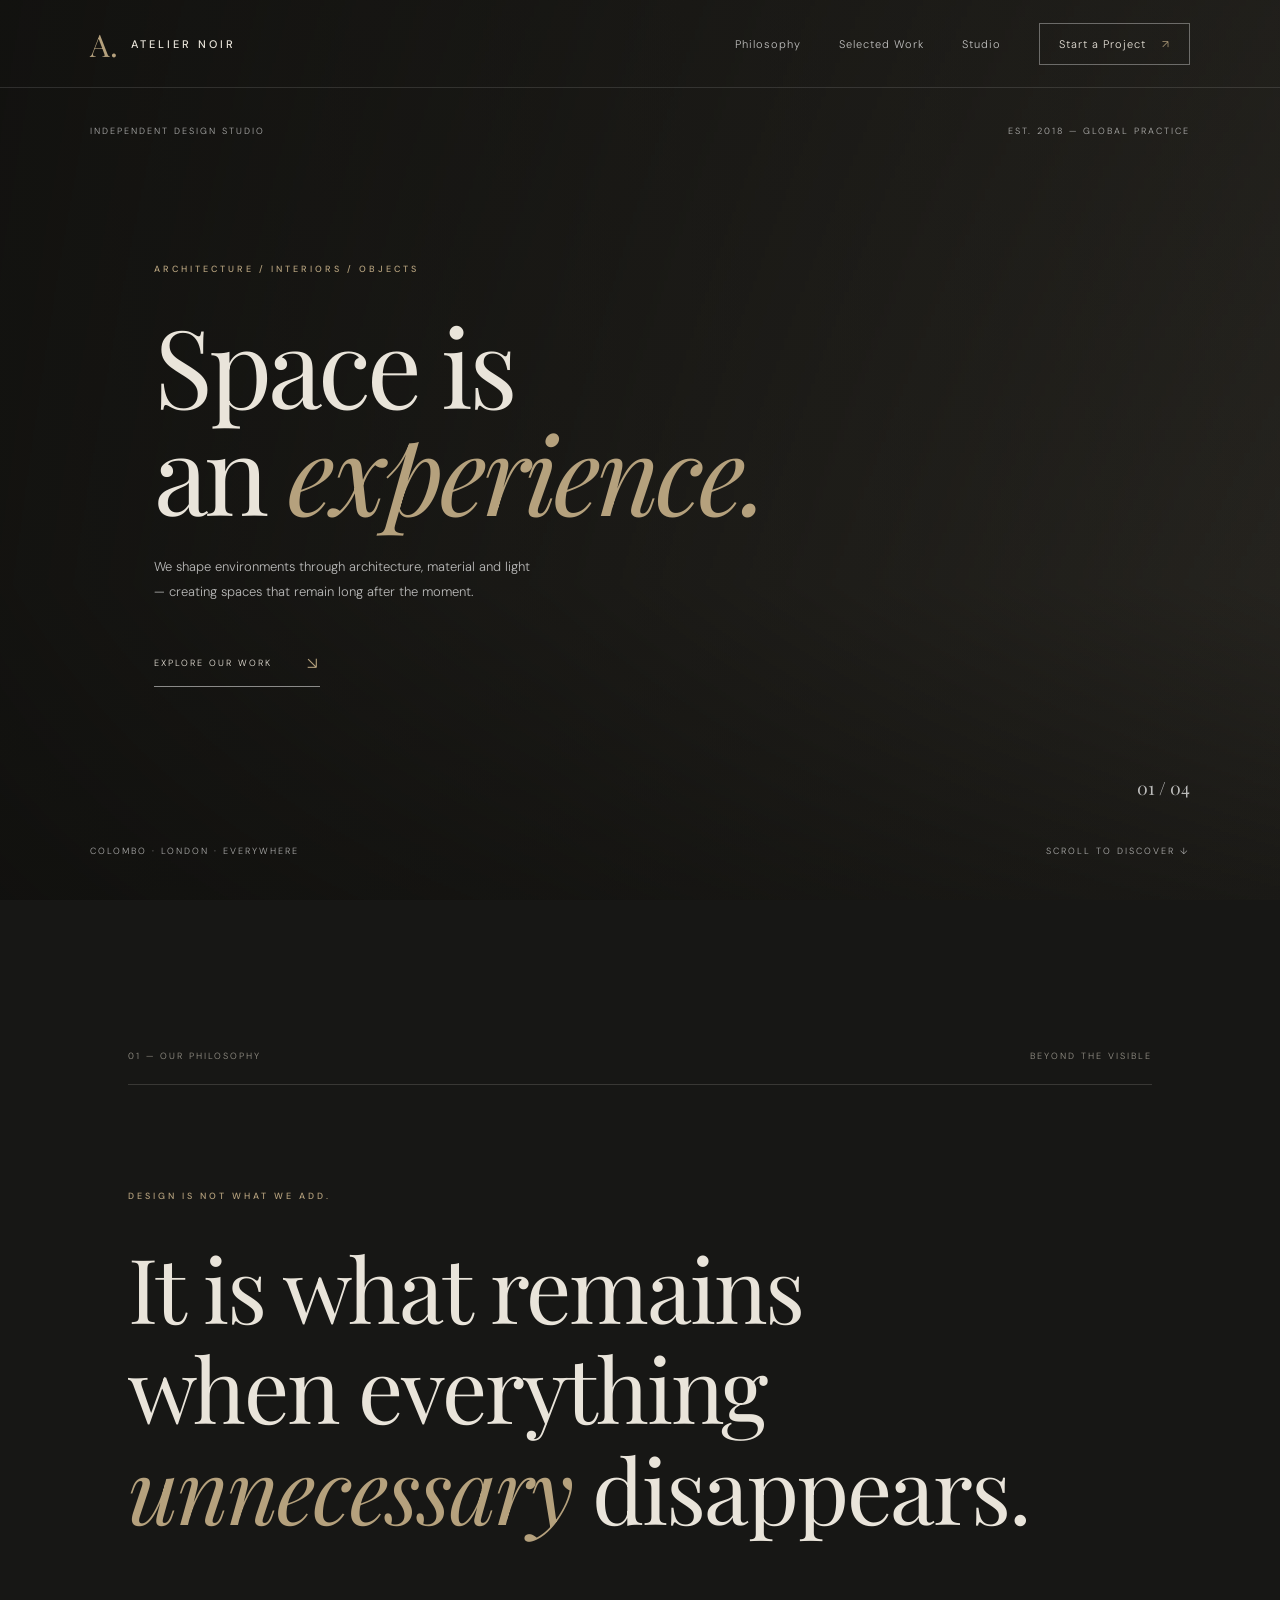
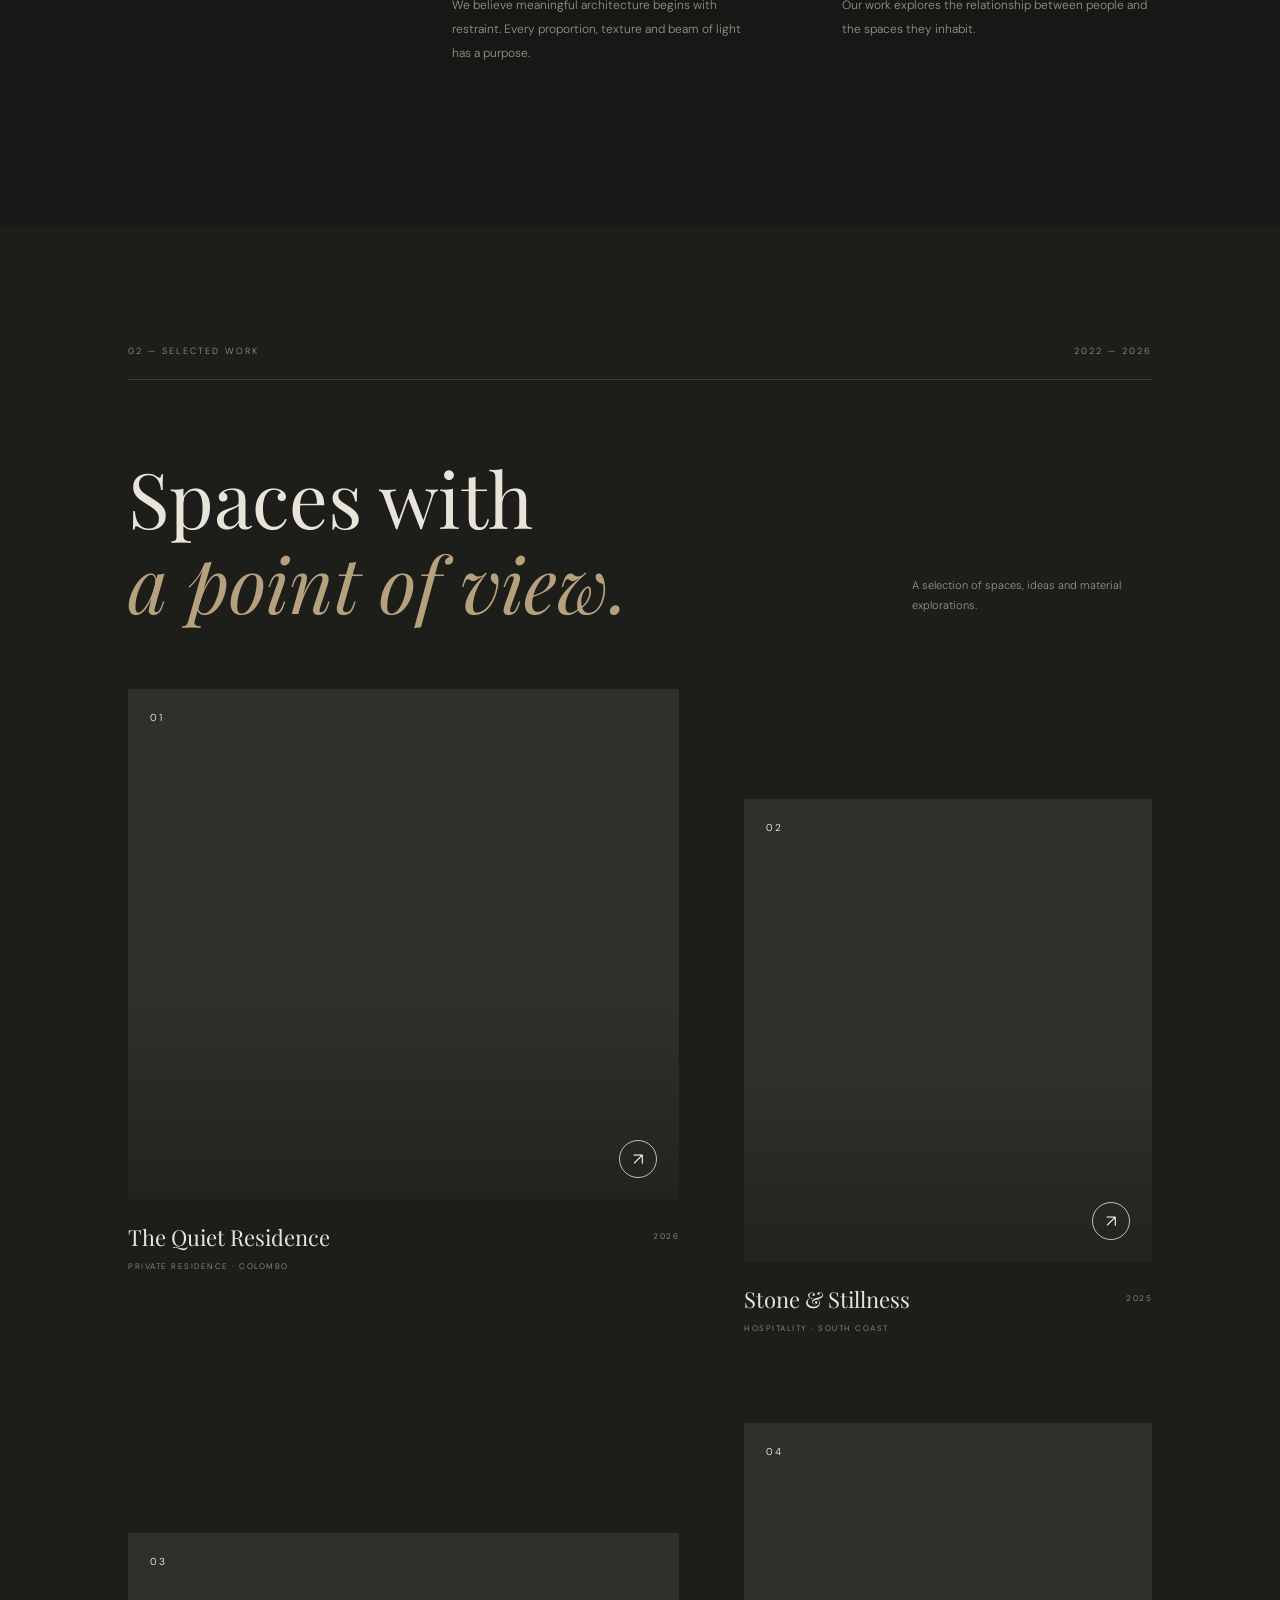
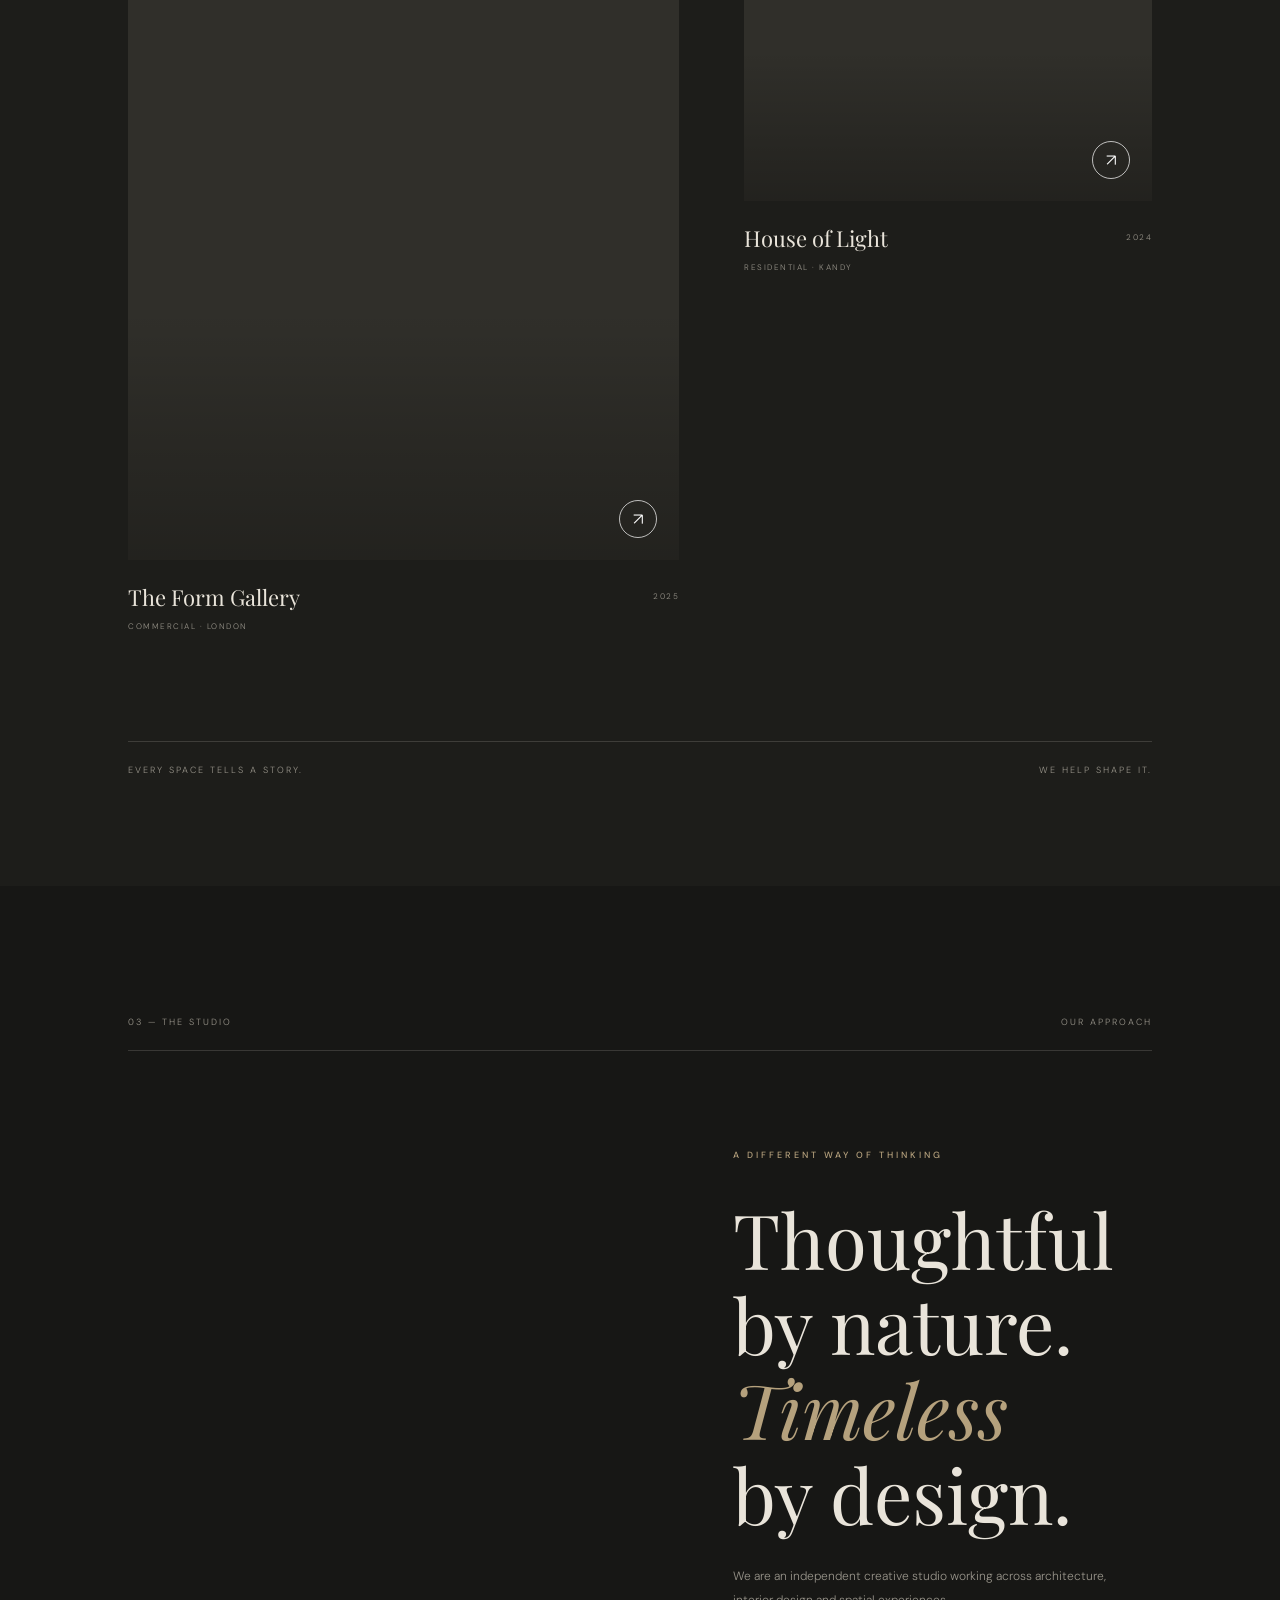
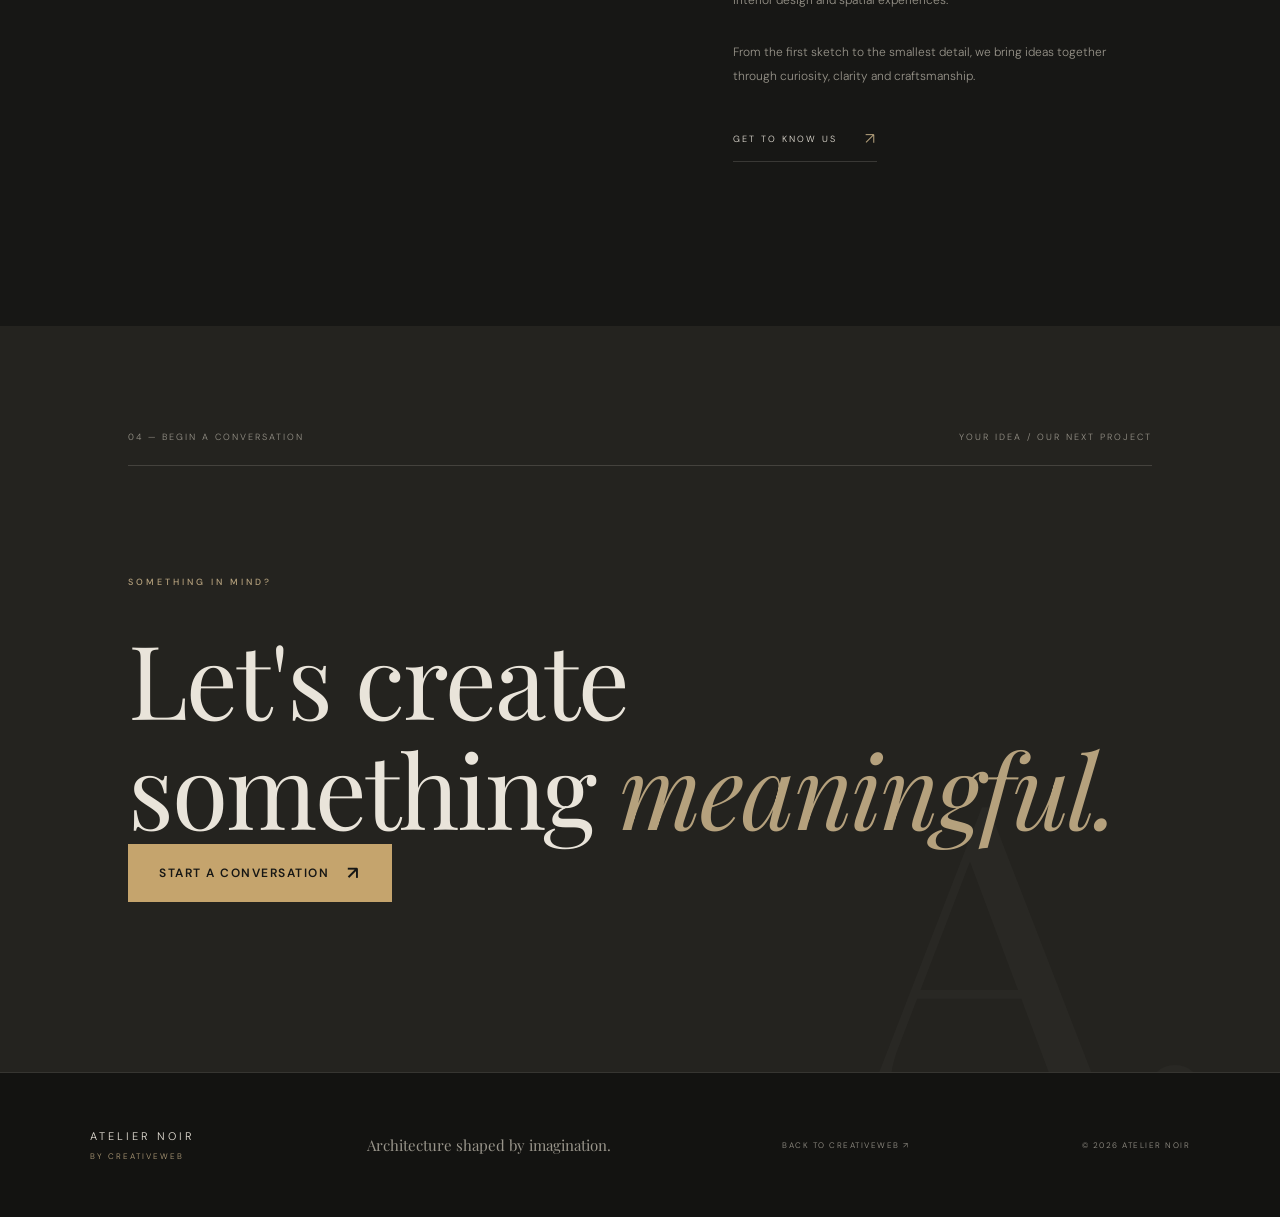
<file: projects/luxury-brand/index.html>
<!DOCTYPE html>
<html lang="en">
<head>
    <meta charset="UTF-8">
    <meta name="viewport" content="width=device-width, initial-scale=1.0">
    <meta name="theme-color" content="#171715">

    <meta name="description" content="ATELIER NOIR — Architecture and interiors shaped by space, material and light.">

    <title>ATELIER NOIR — Architecture & Interiors</title>

    <link rel="preconnect" href="https://fonts.googleapis.com">
    <link rel="preconnect" href="https://fonts.gstatic.com" crossorigin>

    <link href="https://fonts.googleapis.com/css2?family=DM+Sans:wght@300;400;500;600&family=Playfair+Display:wght@400;500;600&display=swap" rel="stylesheet">

    <link rel="stylesheet" href="style.css">
</head>

<body>

    <!-- NAVIGATION -->

    <header class="site-header">

        <a href="#home" class="brand">
            <span class="brand-mark">A.</span>
            <span class="brand-name">ATELIER NOIR</span>
        </a>

        <nav class="desktop-nav">
            <a href="#philosophy">Philosophy</a>
            <a href="#projects">Selected Work</a>
            <a href="#studio">Studio</a>
            <a href="#contact" class="nav-contact">Start a Project <span>↗</span></a>
        </nav>

        <button class="menu-toggle" id="menu-toggle" aria-label="Open navigation" aria-expanded="false">
            <span></span>
            <span></span>
        </button>

    </header>


    <!-- MOBILE NAVIGATION -->

    <div class="mobile-menu" id="mobile-menu">

        <nav>
            <a href="#philosophy">Philosophy</a>
            <a href="#projects">Selected Work</a>
            <a href="#studio">Studio</a>
            <a href="#contact">Start a Project ↗</a>
        </nav>

        <p>Architecture · Interiors · Objects</p>

    </div>


    <main>

        <!-- HERO -->

        <section class="hero" id="home">

            <div class="hero-image"></div>
            <div class="hero-overlay"></div>

            <div class="hero-top">
                <span>INDEPENDENT DESIGN STUDIO</span>
                <span>EST. 2018 — GLOBAL PRACTICE</span>
            </div>

            <div class="hero-content">

                <p class="eyebrow">ARCHITECTURE / INTERIORS / OBJECTS</p>

                <h1>
                    Space is<br>
                    an <em>experience.</em>
                </h1>

                <p class="hero-description">
                    We shape environments through architecture,
                    material and light — creating spaces that
                    remain long after the moment.
                </p>

                <a href="#projects" class="hero-link">
                    EXPLORE OUR WORK
                    <span>↘</span>
                </a>

            </div>

            <div class="hero-bottom">
                <span>COLOMBO · LONDON · EVERYWHERE</span>
                <span>SCROLL TO DISCOVER ↓</span>
            </div>

            <div class="hero-index">01 / 04</div>

        </section>


        <!-- PHILOSOPHY -->

        <section class="philosophy section-padding" id="philosophy">

            <div class="section-label">
                <span>01 — OUR PHILOSOPHY</span>
                <span>BEYOND THE VISIBLE</span>
            </div>

            <div class="philosophy-content">

                <p class="small-heading">DESIGN IS NOT WHAT WE ADD.</p>

                <h2>
                    It is what remains<br>
                    when everything<br>
                    <em>unnecessary</em> disappears.
                </h2>

                <div class="philosophy-bottom">

                    <p>
                        We believe meaningful architecture begins
                        with restraint. Every proportion, texture
                        and beam of light has a purpose.
                    </p>

                    <p>
                        Our work explores the relationship between
                        people and the spaces they inhabit.
                    </p>

                </div>

            </div>

        </section>


        <!-- SELECTED PROJECTS -->

        <section class="projects section-padding" id="projects">

            <div class="section-label">
                <span>02 — SELECTED WORK</span>
                <span>2022 — 2026</span>
            </div>

            <div class="projects-heading">
                <h2>Spaces with<br><em>a point of view.</em></h2>
                <p>A selection of spaces, ideas and material explorations.</p>
            </div>


            <div class="project-grid">

                <article class="project-card project-large">

                    <div class="project-image image-residence">
                        <span class="image-number">01</span>
                        <span class="image-arrow">↗</span>
                    </div>

                    <div class="project-info">
                        <div>
                            <h3>The Quiet Residence</h3>
                            <p>PRIVATE RESIDENCE · COLOMBO</p>
                        </div>

                        <span>2026</span>
                    </div>

                </article>


                <article class="project-card project-small">

                    <div class="project-image image-retreat">
                        <span class="image-number">02</span>
                        <span class="image-arrow">↗</span>
                    </div>

                    <div class="project-info">
                        <div>
                            <h3>Stone & Stillness</h3>
                            <p>HOSPITALITY · SOUTH COAST</p>
                        </div>

                        <span>2025</span>
                    </div>

                </article>


                <article class="project-card project-small">

                    <div class="project-image image-gallery">
                        <span class="image-number">03</span>
                        <span class="image-arrow">↗</span>
                    </div>

                    <div class="project-info">
                        <div>
                            <h3>The Form Gallery</h3>
                            <p>COMMERCIAL · LONDON</p>
                        </div>

                        <span>2025</span>
                    </div>

                </article>


                <article class="project-card project-large">

                    <div class="project-image image-house">
                        <span class="image-number">04</span>
                        <span class="image-arrow">↗</span>
                    </div>

                    <div class="project-info">
                        <div>
                            <h3>House of Light</h3>
                            <p>RESIDENTIAL · KANDY</p>
                        </div>

                        <span>2024</span>
                    </div>

                </article>

            </div>

            <div class="projects-footer">
                <span>EVERY SPACE TELLS A STORY.</span>
                <span>WE HELP SHAPE IT.</span>
            </div>

        </section>


        <!-- STUDIO -->

        <section class="studio section-padding" id="studio">

            <div class="section-label">
                <span>03 — THE STUDIO</span>
                <span>OUR APPROACH</span>
            </div>

            <div class="studio-layout">

                <div class="studio-image"></div>

                <div class="studio-content">

                    <p class="small-heading">A DIFFERENT WAY OF THINKING</p>

                    <h2>
                        Thoughtful<br>
                        by nature.<br>
                        <em>Timeless</em><br>
                        by design.
                    </h2>

                    <p class="studio-description">
                        We are an independent creative studio working
                        across architecture, interior design and
                        spatial experiences.
                    </p>

                    <p class="studio-description">
                        From the first sketch to the smallest detail,
                        we bring ideas together through curiosity,
                        clarity and craftsmanship.
                    </p>

                    <a href="#contact" class="text-link">
                        GET TO KNOW US <span>↗</span>
                    </a>

                </div>

            </div>

        </section>


        <!-- CONTACT -->

        <section class="contact section-padding" id="contact">

            <div class="section-label">
                <span>04 — BEGIN A CONVERSATION</span>
                <span>YOUR IDEA / OUR NEXT PROJECT</span>
            </div>

            <div class="contact-content">

                <p class="small-heading">SOMETHING IN MIND?</p>

                <h2>
                    Let's create<br>
                    something <em>meaningful.</em>
                </h2>

                 <a href="../contact/index.html" class="contact-cta">
                    Start a Conversation
                    <span>↗</span>
                </a>


            </div>

            <div class="contact-decoration">A.</div>

        </section>

    </main>


    <!-- FOOTER -->

    <footer class="site-footer">

        <a href="../../index.html" class="footer-brand">
            <span>ATELIER NOIR</span>
            <span>BY CREATIVEWEB</span>
        </a>

        <p>Architecture shaped by imagination.</p>

        <a href="../../index.html" class="back-link">
            BACK TO CREATIVEWEB ↗
        </a>

        <span class="copyright">© 2026 ATELIER NOIR</span>

    </footer>


    <script src="script.js"></script>

</body>
</html>
</file>
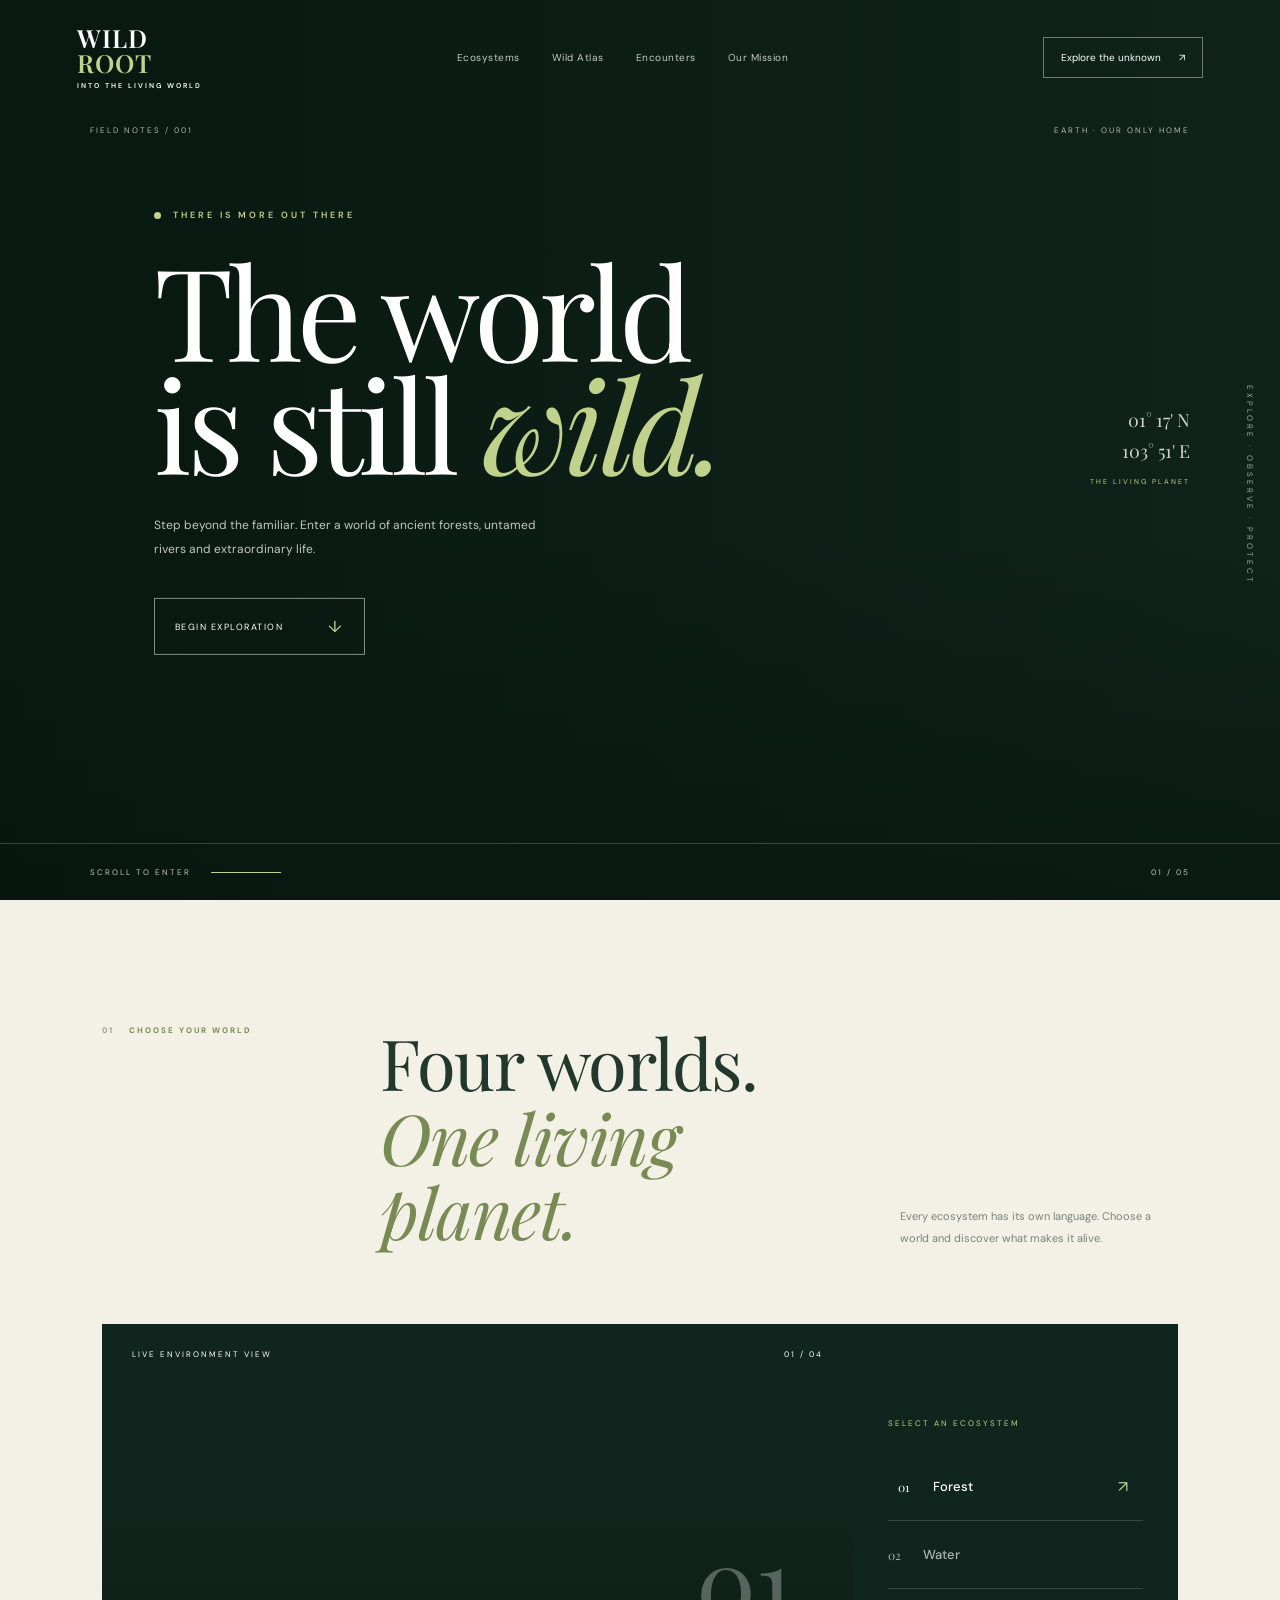
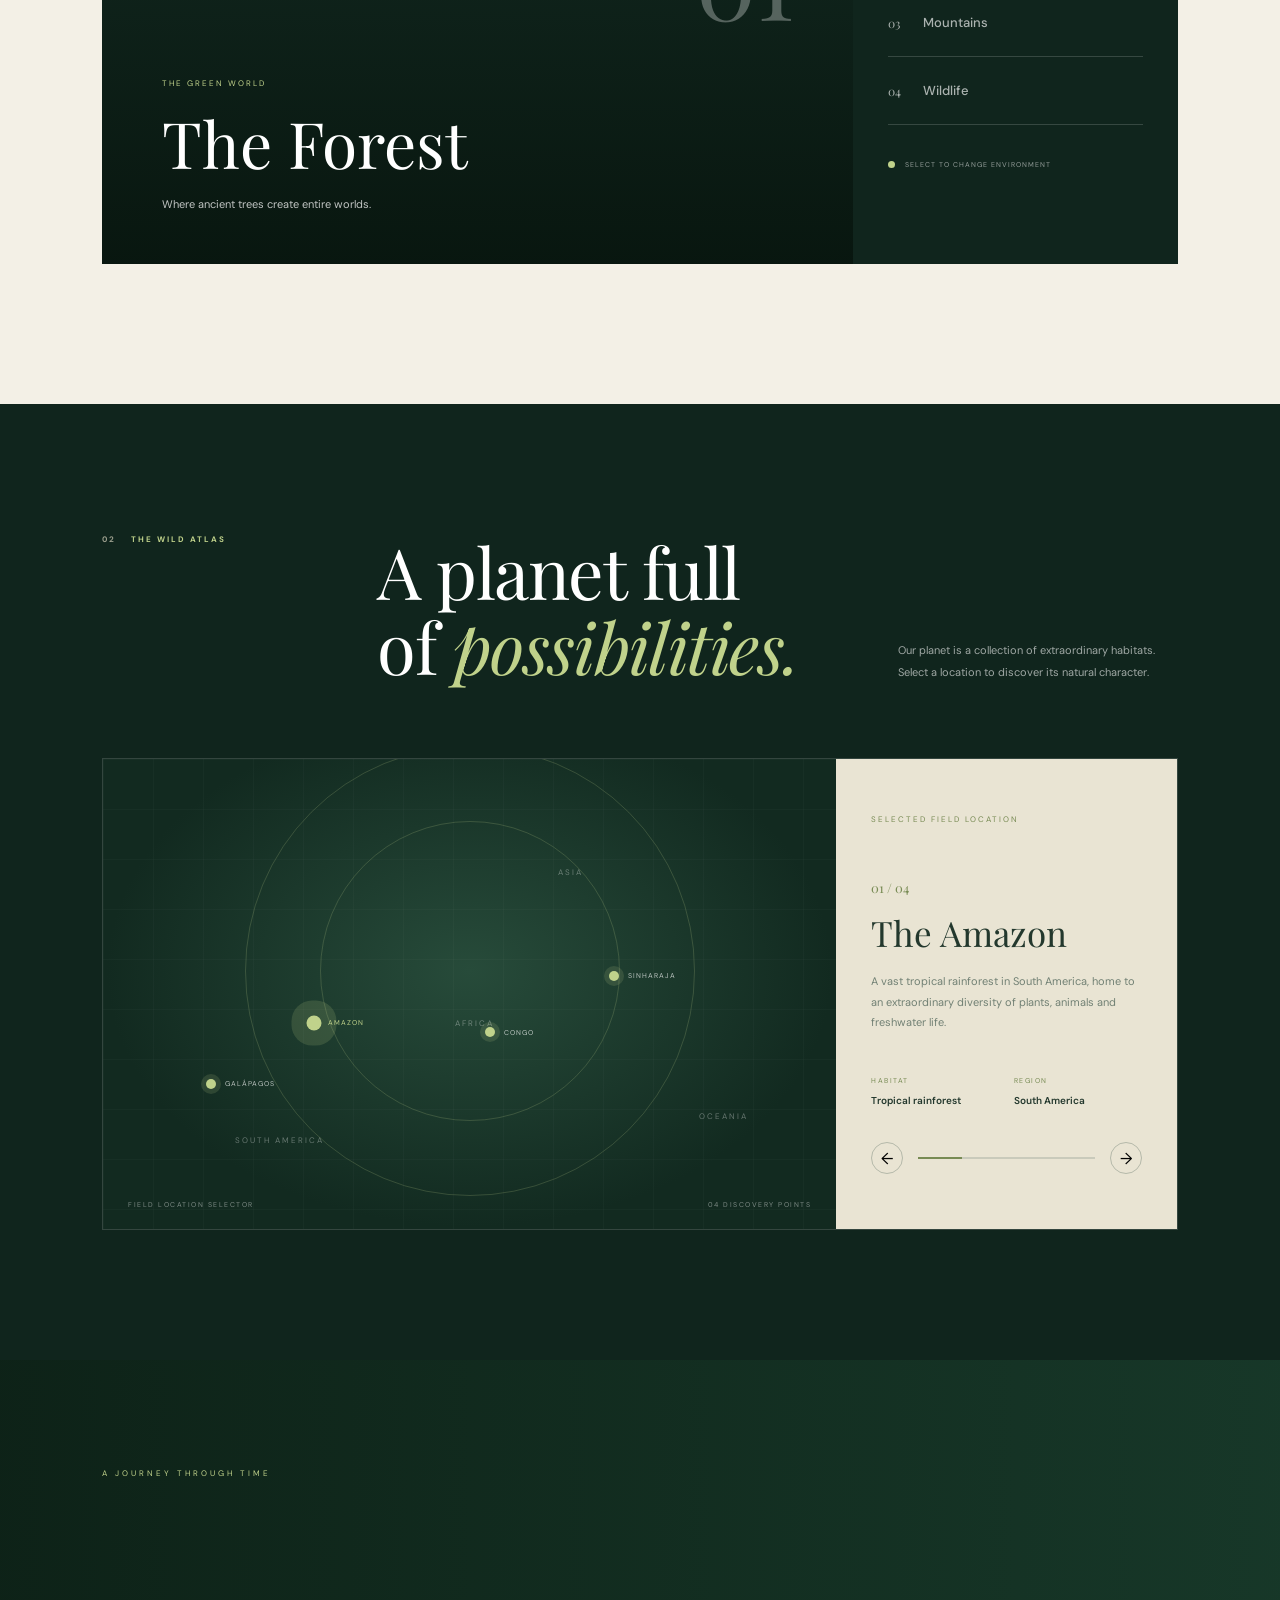
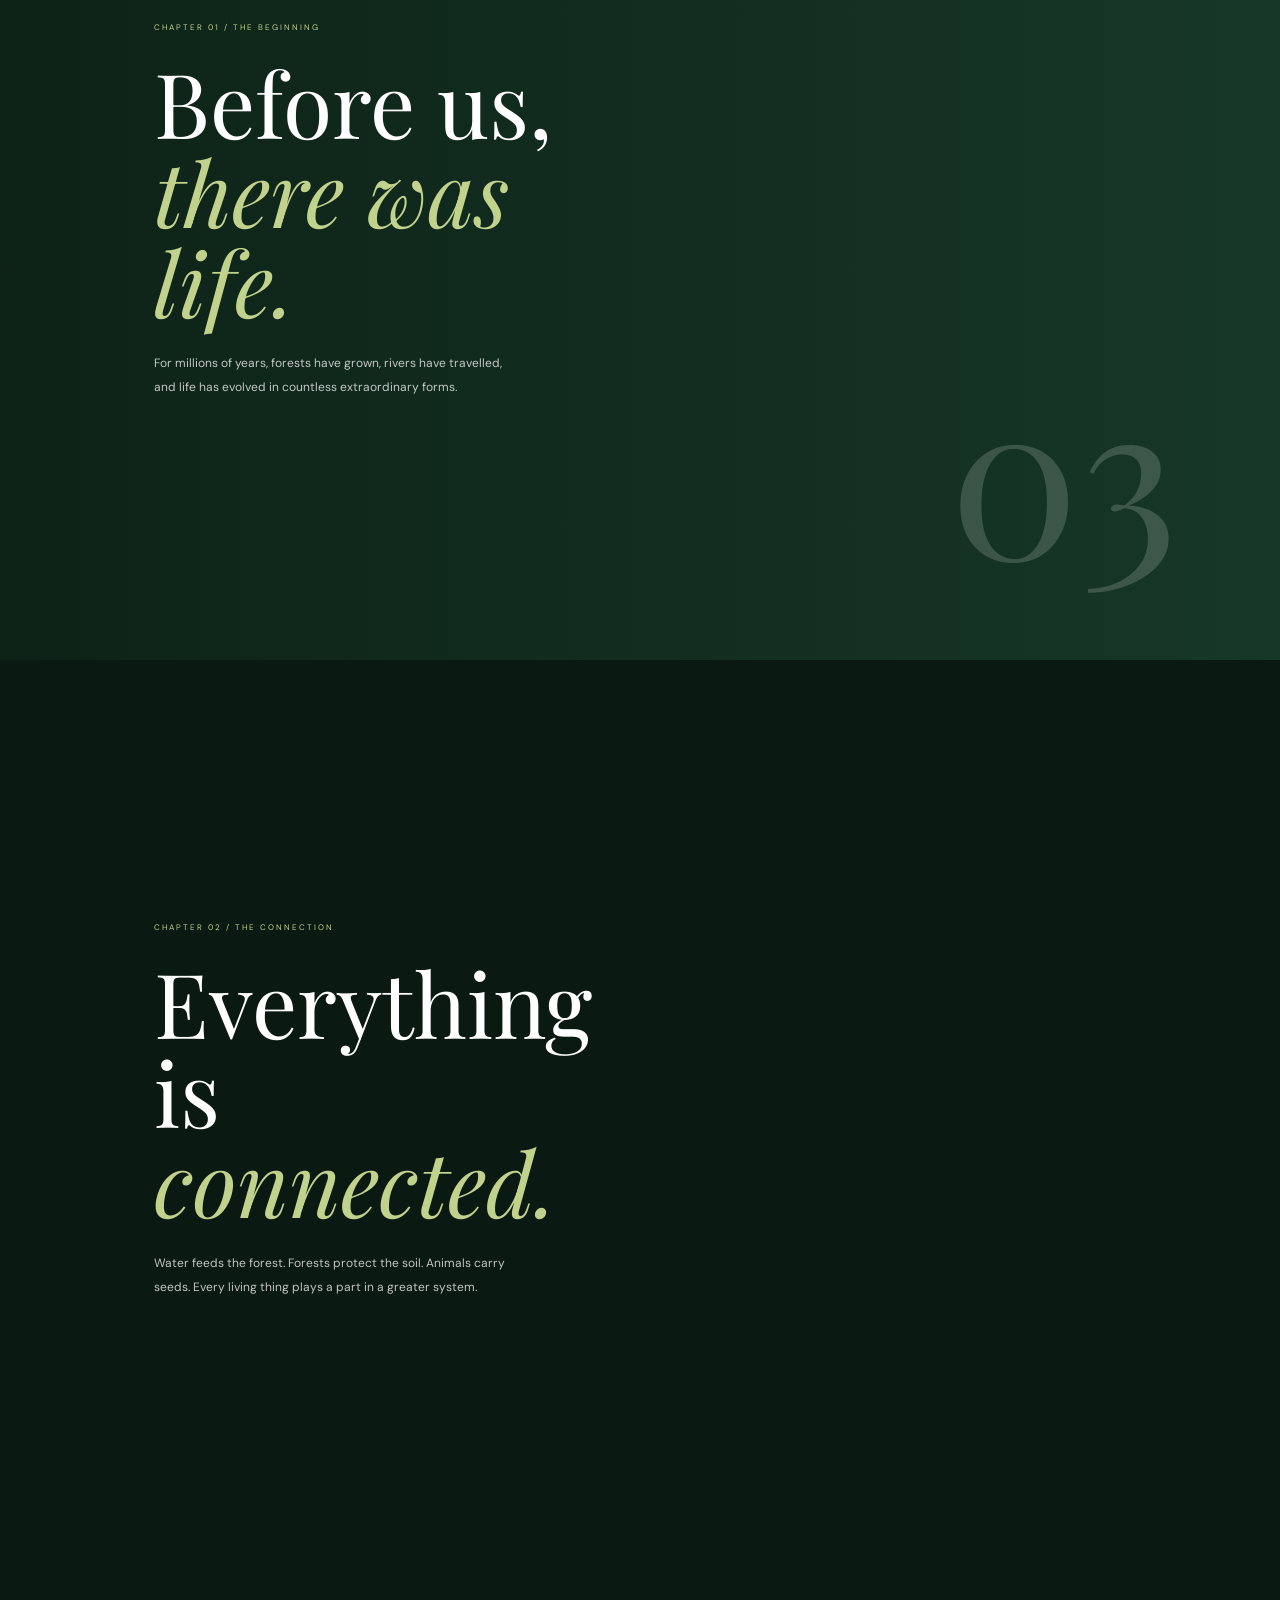
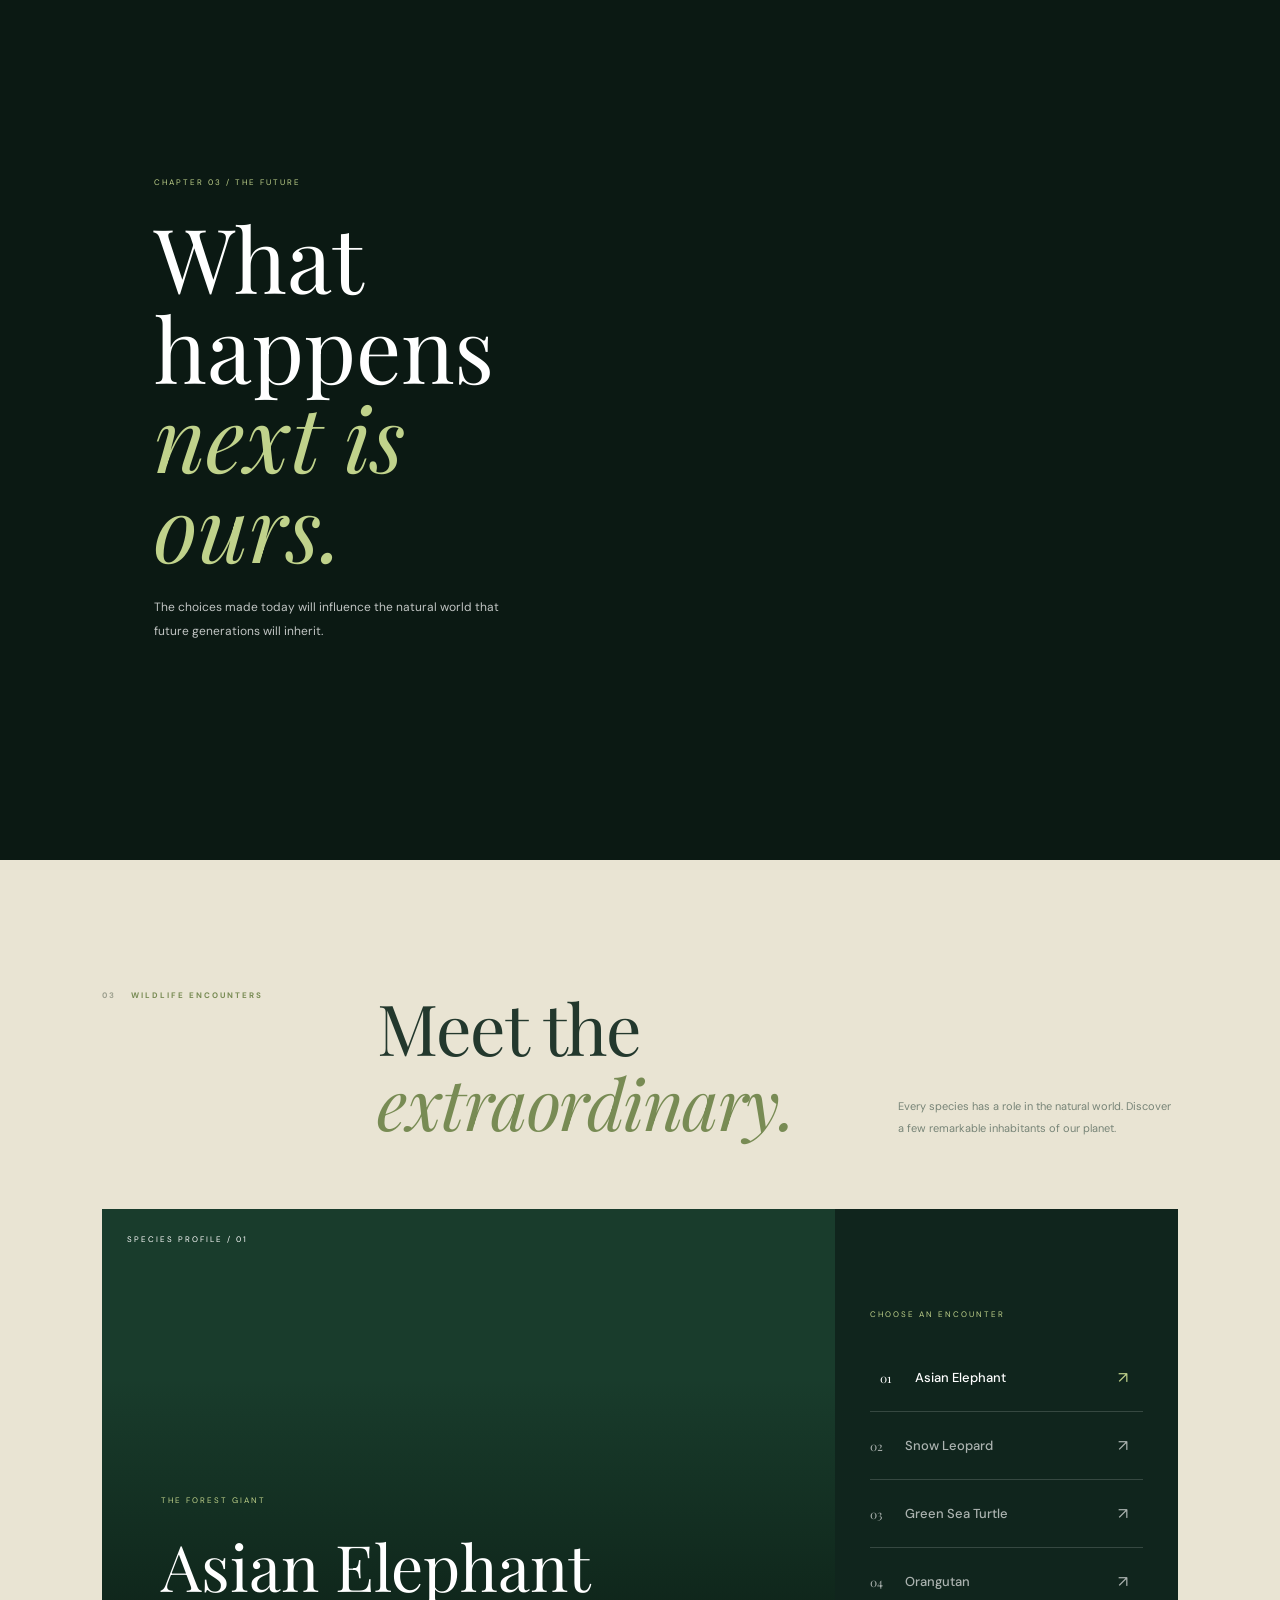
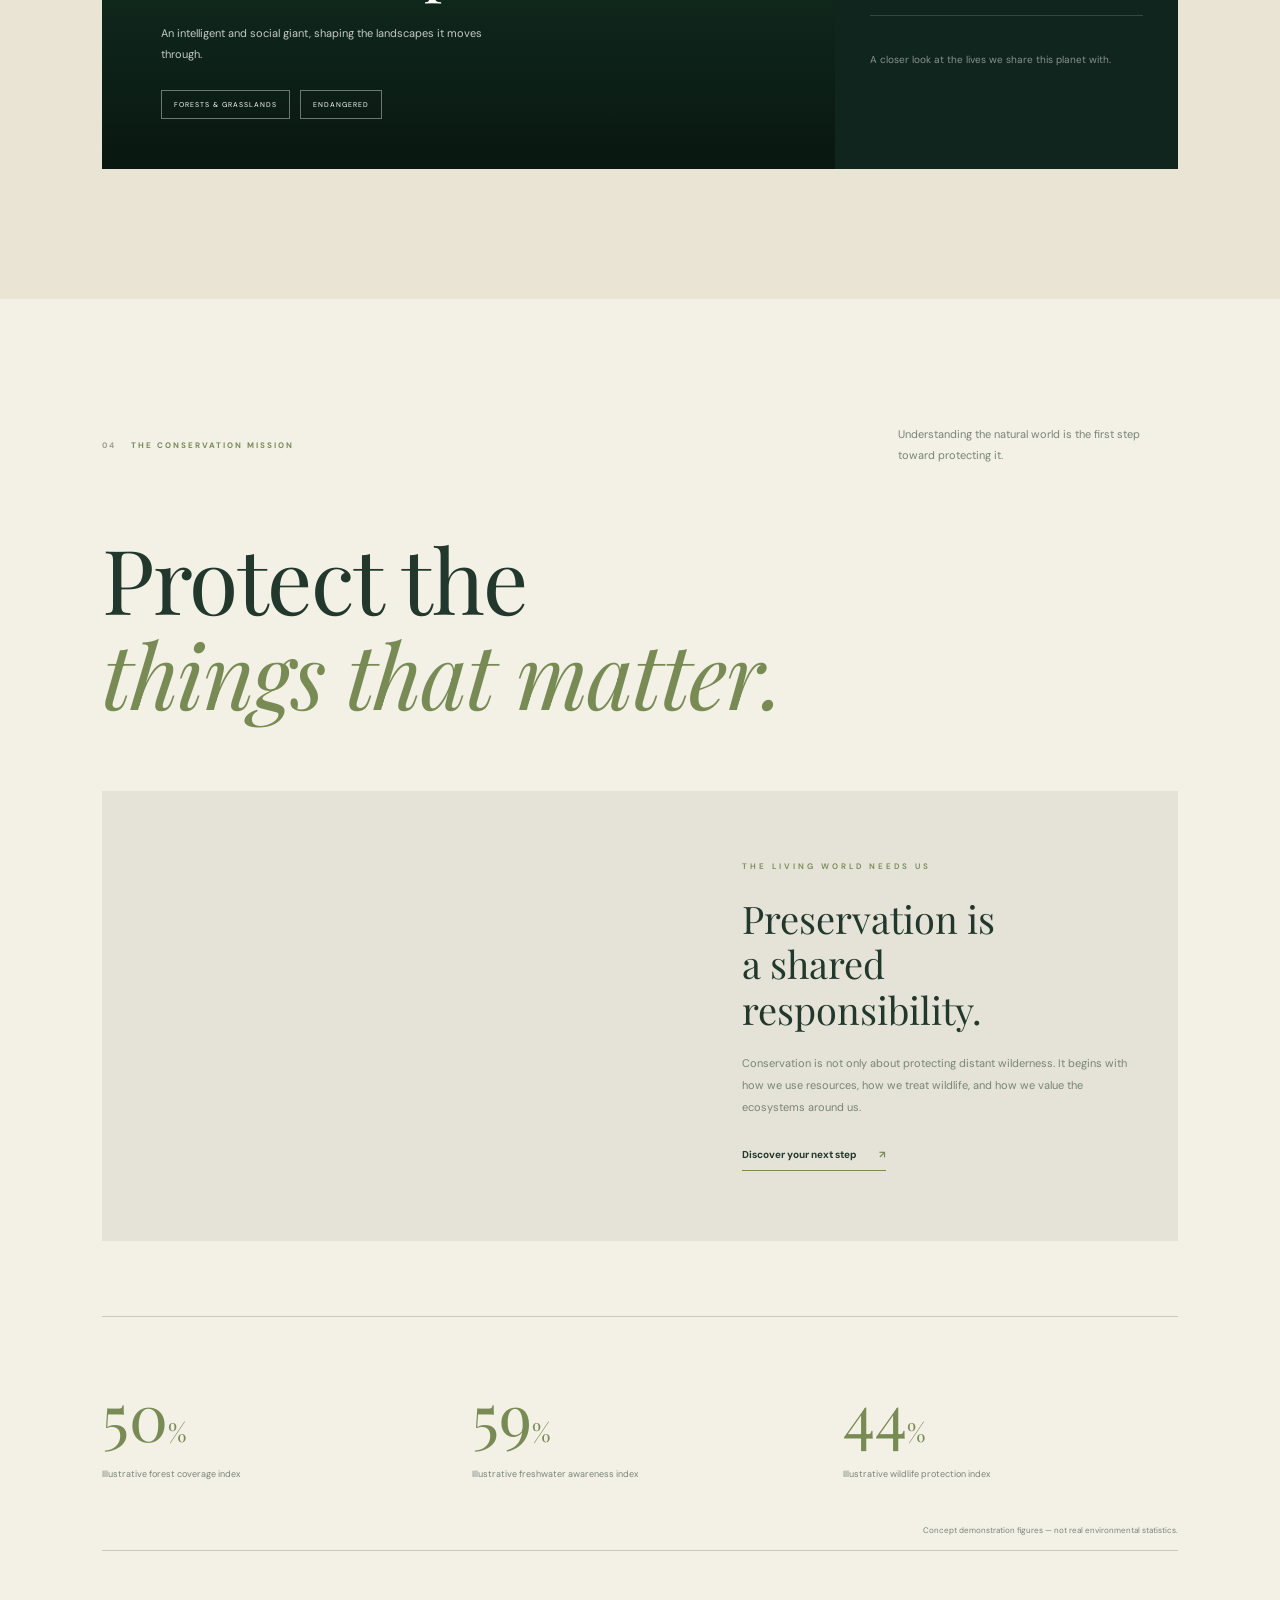
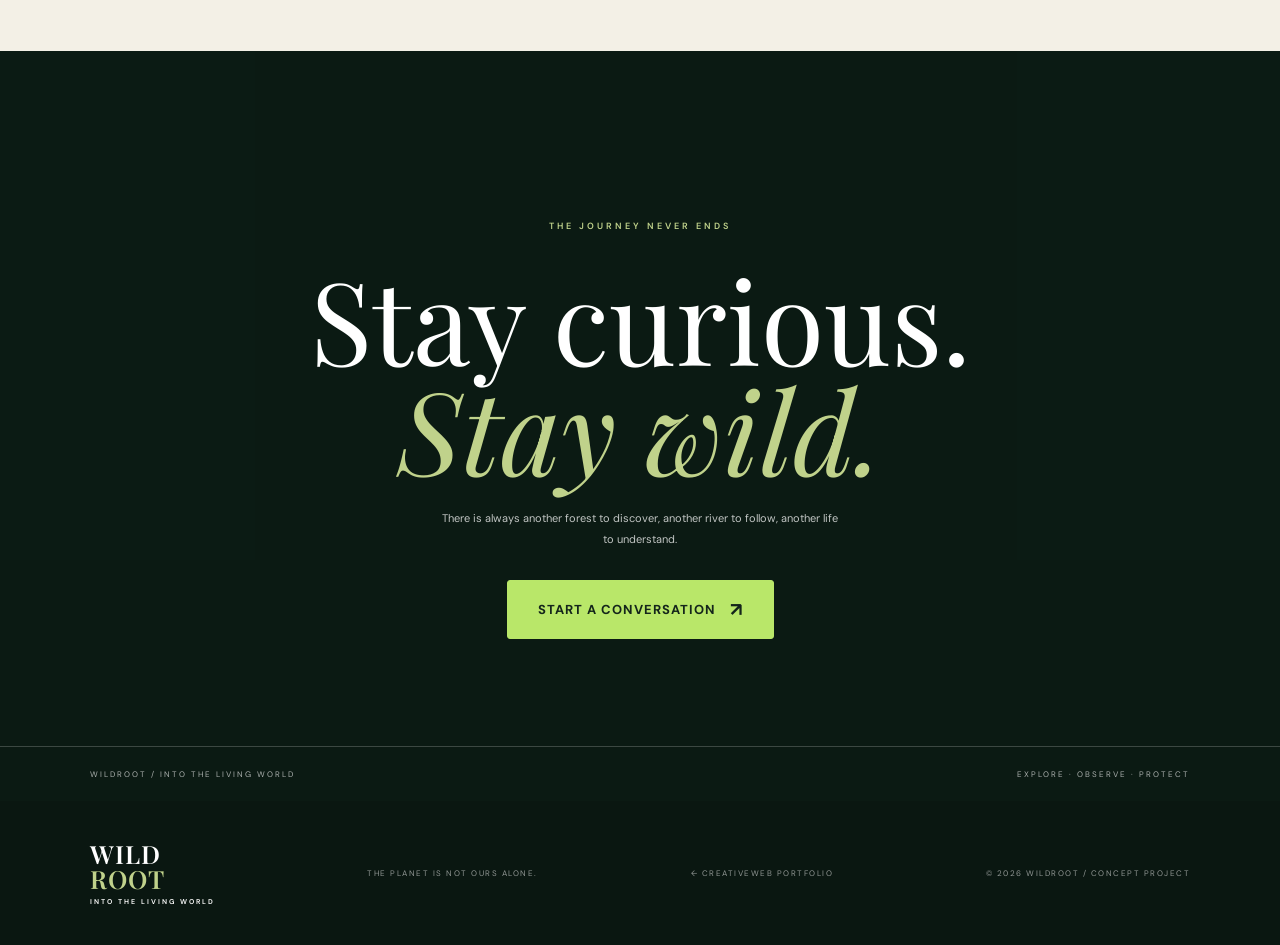
<file: projects/wildroot/index.html>
<!DOCTYPE html>
<html lang="en">

<head>
    <meta charset="UTF-8">
    <meta name="viewport" content="width=device-width, initial-scale=1.0">

    <meta name="theme-color" content="#10251d">
    <meta name="description" content="WILDROOT — An interactive journey through the living world.">

    <title>WILDROOT — Into the Living World</title>

    <link rel="preconnect" href="https://fonts.googleapis.com">
    <link rel="preconnect" href="https://fonts.gstatic.com" crossorigin>

    <link href="https://fonts.googleapis.com/css2?family=DM+Sans:wght@400;500;600;700&family=Playfair+Display:ital,wght@0,400;0,500;0,600;1,400;1,500&display=swap" rel="stylesheet">

    <link rel="stylesheet" href="style.css">
</head>

<body>

    <!-- LOADING / PROGRESS -->

    <div class="page-progress"></div>

    <!-- NAVIGATION -->

    <header class="header">

        <a href="#home" class="logo">
            WILD<span>ROOT</span>
            <small>INTO THE LIVING WORLD</small>
        </a>

        <nav class="nav">
            <a href="#ecosystems">Ecosystems</a>
            <a href="#atlas">Wild Atlas</a>
            <a href="#encounters">Encounters</a>
            <a href="#mission">Our Mission</a>
        </nav>

        <a href="#explore" class="nav-action">
            Explore the unknown <span>↗</span>
        </a>

        <button class="menu-toggle" id="menu-toggle"
            aria-label="Open navigation" aria-expanded="false">
            <span></span>
            <span></span>
        </button>

        <div class="mobile-menu" id="mobile-menu">
            <a href="#ecosystems">Ecosystems</a>
            <a href="#atlas">Wild Atlas</a>
            <a href="#encounters">Encounters</a>
            <a href="#mission">Our Mission</a>
            <a href="#explore">Explore the unknown ↗</a>
        </div>

    </header>


    <main>

        <!-- 01 — CINEMATIC OPENING -->

        <section class="opening" id="home">

            <div class="opening-image"></div>
            <div class="opening-shade"></div>

            <div class="opening-topline">
                <span>FIELD NOTES / 001</span>
                <span>EARTH · OUR ONLY HOME</span>
            </div>

            <div class="opening-content">

                <p class="eyebrow">
                    <span class="pulse-dot"></span>
                    THERE IS MORE OUT THERE
                </p>

                <h1>
                    The world<br>
                    is still <em>wild.</em>
                </h1>

                <p class="opening-description">
                    Step beyond the familiar. Enter a world
                    of ancient forests, untamed rivers and
                    extraordinary life.
                </p>

                <a href="#ecosystems" class="opening-button">
                    BEGIN EXPLORATION
                    <span>↓</span>
                </a>

            </div>

            <div class="opening-coordinate">
                <span>01° 17' N</span>
                <span>103° 51' E</span>
                <small>THE LIVING PLANET</small>
            </div>

            <div class="opening-bottom">
                <span>SCROLL TO ENTER</span>
                <div class="scroll-line"></div>
                <span>01 / 05</span>
            </div>

            <div class="opening-side-text">
                EXPLORE · OBSERVE · PROTECT
            </div>

        </section>


        <!-- 02 — ECOSYSTEM SELECTOR -->

        <section class="ecosystems" id="ecosystems">

            <div class="ecosystem-intro">

                <div class="section-index">
                    <span>01</span>
                    <span>CHOOSE YOUR WORLD</span>
                </div>

                <h2>
                    Four worlds.<br>
                    <em>One living planet.</em>
                </h2>

                <p>
                    Every ecosystem has its own language.
                    Choose a world and discover what makes it alive.
                </p>

            </div>

            <div class="ecosystem-explorer">

                <div class="ecosystem-visual" id="ecosystem-visual">

                    <div class="ecosystem-overlay"></div>

                    <div class="ecosystem-visual-top">
                        <span>LIVE ENVIRONMENT VIEW</span>
                        <span id="ecosystem-number">01 / 04</span>
                    </div>

                    <div class="ecosystem-visual-bottom">
                        <p id="ecosystem-category">THE GREEN WORLD</p>
                        <h3 id="ecosystem-title">The Forest</h3>
                        <p id="ecosystem-description">
                            Where ancient trees create entire worlds.
                        </p>
                    </div>

                    <div class="ecosystem-symbol" id="ecosystem-symbol">
                        01
                    </div>

                </div>

                <div class="ecosystem-selector">

                    <p class="selector-label">SELECT AN ECOSYSTEM</p>

                    <button class="ecosystem-option active"
                        data-ecosystem="forest">

                        <span>01</span>
                        <strong>Forest</strong>
                        <span class="option-arrow">↗</span>

                    </button>

                    <button class="ecosystem-option"
                        data-ecosystem="water">

                        <span>02</span>
                        <strong>Water</strong>
                        <span class="option-arrow">↗</span>

                    </button>

                    <button class="ecosystem-option"
                        data-ecosystem="mountains">

                        <span>03</span>
                        <strong>Mountains</strong>
                        <span class="option-arrow">↗</span>

                    </button>

                    <button class="ecosystem-option"
                        data-ecosystem="wildlife">

                        <span>04</span>
                        <strong>Wildlife</strong>
                        <span class="option-arrow">↗</span>

                    </button>

                    <div class="selector-note">
                        <span class="pulse-dot"></span>
                        SELECT TO CHANGE ENVIRONMENT
                    </div>

                </div>

            </div>

        </section>


        <!-- 03 — INTERACTIVE WILD ATLAS -->

        <section class="atlas" id="atlas">

            <div class="atlas-heading">

                <div class="section-index">
                    <span>02</span>
                    <span>THE WILD ATLAS</span>
                </div>

                <h2>
                    A planet full<br>
                    of <em>possibilities.</em>
                </h2>

                <p>
                    Our planet is a collection of extraordinary
                    habitats. Select a location to discover its
                    natural character.
                </p>

            </div>

            <div class="atlas-interface">

                <div class="atlas-map">

                    <div class="map-grid"></div>

                    <div class="map-decoration map-circle-one"></div>
                    <div class="map-decoration map-circle-two"></div>

                    <div class="map-label map-label-one">ASIA</div>
                    <div class="map-label map-label-two">AFRICA</div>
                    <div class="map-label map-label-three">SOUTH AMERICA</div>
                    <div class="map-label map-label-four">OCEANIA</div>

                    <button class="map-point point-amazon active"
                        data-place="amazon" aria-label="Explore Amazon rainforest">
                        <span></span>
                        <small>AMAZON</small>
                    </button>

                    <button class="map-point point-congo"
                        data-place="congo" aria-label="Explore Congo rainforest">
                        <span></span>
                        <small>CONGO</small>
                    </button>

                    <button class="map-point point-sinharaja"
                        data-place="sinharaja" aria-label="Explore Sinharaja">
                        <span></span>
                        <small>SINHARAJA</small>
                    </button>

                    <button class="map-point point-galapagos"
                        data-place="galapagos" aria-label="Explore Galapagos">
                        <span></span>
                        <small>GALÁPAGOS</small>
                    </button>

                    <div class="map-caption">
                        <span>FIELD LOCATION SELECTOR</span>
                        <span>04 DISCOVERY POINTS</span>
                    </div>

                </div>

                <div class="atlas-detail">

                    <p class="atlas-detail-label">
                        SELECTED FIELD LOCATION
                    </p>

                    <span class="atlas-detail-number" id="atlas-number">
                        01 / 04
                    </span>

                    <h3 id="atlas-title">Amazon Rainforest</h3>

                    <p id="atlas-description">
                        A vast tropical ecosystem known for its
                        extraordinary biodiversity and immense
                        network of rivers.
                    </p>

                    <div class="atlas-facts">

                        <div>
                            <span>HABITAT</span>
                            <strong id="atlas-habitat">Tropical forest</strong>
                        </div>

                        <div>
                            <span>REGION</span>
                            <strong id="atlas-region">South America</strong>
                        </div>

                    </div>

                    <div class="atlas-navigation">
                        <button id="atlas-prev" aria-label="Previous location">←</button>
                        <div class="atlas-progress">
                            <span id="atlas-progress-bar"></span>
                        </div>
                        <button id="atlas-next" aria-label="Next location">→</button>
                    </div>

                </div>

            </div>

        </section>


        <!-- 04 — SCROLLING NATURE STORY -->

        <section class="story" id="story">

            <div class="story-sticky">

                <div class="story-image story-image-one"></div>
                <div class="story-image story-image-two"></div>
                <div class="story-image story-image-three"></div>

                <div class="story-image-shade"></div>

                <div class="story-sticky-label">
                    A JOURNEY THROUGH TIME
                </div>

                <div class="story-sticky-number" id="story-number">
                    01
                </div>

            </div>

            <div class="story-content">

                <article class="story-chapter" data-chapter="01">

                    <span>CHAPTER 01 / THE BEGINNING</span>

                    <h2>
                        Before us,<br>
                        <em>there was life.</em>
                    </h2>

                    <p>
                        For millions of years, forests have grown,
                        rivers have travelled, and life has evolved
                        in countless extraordinary forms.
                    </p>

                </article>

                <article class="story-chapter" data-chapter="02">

                    <span>CHAPTER 02 / THE CONNECTION</span>

                    <h2>
                        Everything<br>
                        is <em>connected.</em>
                    </h2>

                    <p>
                        Water feeds the forest. Forests protect
                        the soil. Animals carry seeds. Every living
                        thing plays a part in a greater system.
                    </p>

                </article>

                <article class="story-chapter" data-chapter="03">

                    <span>CHAPTER 03 / THE FUTURE</span>

                    <h2>
                        What happens<br>
                        <em>next is ours.</em>
                    </h2>

                    <p>
                        The choices made today will influence
                        the natural world that future generations
                        will inherit.
                    </p>

                </article>

            </div>

        </section>


        <!-- 05 — WILDLIFE ENCOUNTERS -->

        <section class="encounters" id="encounters">

            <div class="encounters-heading">

                <div class="section-index">
                    <span>03</span>
                    <span>WILDLIFE ENCOUNTERS</span>
                </div>

                <h2>
                    Meet the<br>
                    <em>extraordinary.</em>
                </h2>

                <p>
                    Every species has a role in the natural world.
                    Discover a few remarkable inhabitants of our planet.
                </p>

            </div>

            <div class="wildlife-explorer">

                <div class="wildlife-feature" id="wildlife-feature">

                    <div class="wildlife-feature-image"></div>

                    <div class="wildlife-feature-overlay"></div>

                    <div class="wildlife-feature-content">

                        <span id="animal-category">
                            THE FOREST GIANT
                        </span>

                        <h3 id="animal-name">
                            Asian Elephant
                        </h3>

                        <p id="animal-description">
                            An intelligent and social giant,
                            shaping the landscapes it moves through.
                        </p>

                        <div class="animal-tags">
                            <span id="animal-habitat">FORESTS & GRASSLANDS</span>
                            <span id="animal-status">ENDANGERED</span>
                        </div>

                    </div>

                    <div class="wildlife-count">
                        SPECIES PROFILE / <span id="animal-number">01</span>
                    </div>

                </div>

                <div class="wildlife-list">

                    <p class="selector-label">CHOOSE AN ENCOUNTER</p>

                    <button class="animal-option active"
                        data-animal="elephant">
                        <span>01</span>
                        <strong>Asian Elephant</strong>
                        <span>↗</span>
                    </button>

                    <button class="animal-option"
                        data-animal="leopard">
                        <span>02</span>
                        <strong>Snow Leopard</strong>
                        <span>↗</span>
                    </button>

                    <button class="animal-option"
                        data-animal="turtle">
                        <span>03</span>
                        <strong>Green Sea Turtle</strong>
                        <span>↗</span>
                    </button>

                    <button class="animal-option"
                        data-animal="orangutan">
                        <span>04</span>
                        <strong>Orangutan</strong>
                        <span>↗</span>
                    </button>

                    <div class="wildlife-note">
                        A closer look at the lives we share this planet with.
                    </div>

                </div>

            </div>

        </section>


        <!-- 06 — THE CONSERVATION MISSION -->

        <section class="mission" id="mission">

            <div class="mission-top">

                <div class="section-index">
                    <span>04</span>
                    <span>THE CONSERVATION MISSION</span>
                </div>

                <p>
                    Understanding the natural world is the first
                    step toward protecting it.
                </p>

            </div>

            <h2>
                Protect the<br>
                <em>things that matter.</em>
            </h2>

            <div class="mission-grid">

                <div class="mission-image"></div>

                <div class="mission-content">

                    <p class="eyebrow">THE LIVING WORLD NEEDS US</p>

                    <h3>
                        Preservation is<br>
                        a shared responsibility.
                    </h3>

                    <p>
                        Conservation is not only about protecting
                        distant wilderness. It begins with how we
                        use resources, how we treat wildlife, and
                        how we value the ecosystems around us.
                    </p>

                    <a href="#explore" class="mission-link">
                        Discover your next step <span>↗</span>
                    </a>

                </div>

            </div>

            <div class="impact-strip">

                <div class="impact-item">
                    <span class="impact-number" data-count="71">0</span>
                    <span class="impact-unit">%</span>
                    <p>Illustrative forest coverage index</p>
                </div>

                <div class="impact-item">
                    <span class="impact-number" data-count="84">0</span>
                    <span class="impact-unit">%</span>
                    <p>Illustrative freshwater awareness index</p>
                </div>

                <div class="impact-item">
                    <span class="impact-number" data-count="62">0</span>
                    <span class="impact-unit">%</span>
                    <p>Illustrative wildlife protection index</p>
                </div>

                <p class="impact-disclaimer">
                    Concept demonstration figures — not real environmental statistics.
                </p>

            </div>

        </section>


        <!-- 07 — FINAL IMMERSIVE EXPERIENCE -->

        <section class="final-world" id="explore">

            <div class="final-world-image"></div>
            <div class="final-world-shade"></div>

            <div class="final-world-content">

                <span class="eyebrow">
                    THE JOURNEY NEVER ENDS
                </span>

                <h2>
                    Stay curious.<br>
                    <em>Stay wild.</em>
                </h2>

                <p>
                    There is always another forest to discover,
                    another river to follow, another life to understand.
                </p>

                <a href="../contact/index.html" class="wildroot-contact-btn">
                    Start a Conversation <span>↗</span>
                </a>
            </div>

            <div class="final-world-footer">
                <span>WILDROOT / INTO THE LIVING WORLD</span>
                <span>EXPLORE · OBSERVE · PROTECT</span>
            </div>

        </section>

    </main>


    <!-- FOOTER -->

    <footer class="footer">

        <a href="#home" class="logo">
            WILD<span>ROOT</span>
            <small>INTO THE LIVING WORLD</small>
        </a>

        <p>THE PLANET IS NOT OURS ALONE.</p>

        <a href="../../index.html" class="footer-back">
            ← CREATIVEWEB PORTFOLIO
        </a>

        <span class="footer-copy">
            © 2026 WILDROOT / CONCEPT PROJECT
        </span>

    </footer>


    <script src="script.js"></script>

</body>
</html>
</file>
<file: style.css>
/* =========================================
   CREATIVEWEB — COMPLETE VISUAL SYSTEM
========================================= */


/* 1. DESIGN VARIABLES */

:root {
    --background: #090a0d;
    --surface: #101216;
    --text-primary: #eeeeeb;
    --text-secondary: #92949b;
    --accent: #b6a68a;
    --border: rgba(255, 255, 255, 0.09);
}


/* 2. RESET */

* {
    margin: 0;
    padding: 0;
    box-sizing: border-box;
}

html {
    scroll-behavior: smooth;
    scroll-padding-top: 90px;
}

body {
    background: var(--background);
    color: var(--text-primary);
    font-family: "DM Sans", sans-serif;
    overflow-x: hidden;
}

a {
    color: inherit;
    text-decoration: none;
}

button {
    font: inherit;
}

button,
a {
    -webkit-tap-highlight-color: transparent;
}


/* 3. MAIN ENVIRONMENT */

.experience {
    position: relative;
    width: 100%;
    min-height: 100vh;
    overflow: hidden;
}


/* 4. NAVIGATION */

.navigation {
    position: fixed;
    top: 0;
    left: 0;
    width: 100%;
    height: 90px;
    padding: 0 7%;
    display: flex;
    align-items: center;
    justify-content: space-between;
    z-index: 1000;
    background: rgba(9, 10, 13, 0.65);
    backdrop-filter: blur(18px);
    border-bottom: 1px solid var(--border);
}

.brand {
    font-size: 19px;
    font-weight: 700;
    letter-spacing: 2px;
}

.brand span {
    color: var(--accent);
}

.nav-status {
    display: flex;
    align-items: center;
    gap: 10px;
    color: var(--text-secondary);
    font-size: 10px;
    letter-spacing: 2px;
}

.status-dot {
    width: 6px;
    height: 6px;
    border-radius: 50%;
    background: var(--accent);
    box-shadow: 0 0 12px rgba(182, 166, 138, 0.6);
}

.menu-toggle {
    width: 42px;
    height: 42px;
    background: transparent;
    border: 1px solid var(--border);
    border-radius: 50%;
    display: flex;
    flex-direction: column;
    align-items: center;
    justify-content: center;
    gap: 5px;
    cursor: pointer;
    transition: border-color 0.3s ease;
}

.menu-toggle:hover {
    border-color: var(--accent);
}

.menu-toggle span {
    width: 14px;
    height: 1px;
    background: var(--text-primary);
    transition: transform 0.3s ease;
}

.menu-toggle.active span:first-child {
    transform: translateY(3px) rotate(45deg);
}

.menu-toggle.active span:last-child {
    transform: translateY(-3px) rotate(-45deg);
}


/* 5. FULL-SCREEN NAVIGATION PANEL */

.navigation-panel {
    position: fixed;
    inset: 0;
    z-index: 900;
    display: flex;
    flex-direction: column;
    justify-content: center;
    padding: 120px 12% 70px;
    background:
        radial-gradient(
            ellipse at 85% 25%,
            rgba(182, 166, 138, 0.09),
            transparent 40%
        ),
        rgba(9, 10, 13, 0.98);
    opacity: 0;
    visibility: hidden;
    pointer-events: none;
    transform: translateY(-15px);
    transition:
        opacity 0.45s ease,
        visibility 0.45s ease,
        transform 0.45s ease;
}

.navigation-panel.open {
    opacity: 1;
    visibility: visible;
    pointer-events: auto;
    transform: translateY(0);
}

.panel-heading {
    display: flex;
    justify-content: space-between;
    gap: 20px;
    color: var(--text-secondary);
    font-size: 9px;
    letter-spacing: 2px;
    padding-bottom: 25px;
    border-bottom: 1px solid var(--border);
}

.panel-links {
    display: flex;
    flex-direction: column;
    margin-top: 30px;
}

.panel-links a {
    display: grid;
    grid-template-columns: 55px 1fr 30px;
    align-items: center;
    padding: 24px 0;
    border-bottom: 1px solid var(--border);
    font-family: "Playfair Display", serif;
    font-size: clamp(30px, 5vw, 58px);
    transition:
        color 0.3s ease,
        padding-left 0.3s ease;
}

.panel-links a span:first-child {
    color: var(--accent);
    font-family: "DM Sans", sans-serif;
    font-size: 10px;
}

.panel-links a span:last-child {
    color: var(--accent);
    font-family: "DM Sans", sans-serif;
    font-size: 17px;
}

.panel-links a:hover {
    color: var(--accent);
    padding-left: 12px;
}

.panel-footer {
    display: flex;
    justify-content: space-between;
    gap: 20px;
    margin-top: auto;
    padding-top: 35px;
    color: var(--text-secondary);
    font-size: 9px;
    letter-spacing: 2px;
}

body.menu-open {
    overflow: hidden;
}


/* 6. SHARED TEXT */

.eyebrow {
    color: var(--accent);
    font-size: 10px;
    font-weight: 600;
    letter-spacing: 3px;
    margin-bottom: 35px;
}

.section-marker {
    color: var(--accent);
    font-size: 10px;
    letter-spacing: 3px;
    margin-bottom: 45px;
}


/* 7. ENTRANCE SCENE */

.entrance {
    position: relative;
    min-height: 100vh;
    padding: 160px 7% 80px;
    display: flex;
    align-items: center;
    isolation: isolate;
    overflow: hidden;
    background:
        radial-gradient(
            ellipse at 75% 45%,
            rgba(110, 100, 83, 0.10),
            transparent 38%
        ),
        linear-gradient(
            115deg,
            #090a0d 35%,
            #101116 100%
        );
}

.ambient {
    position: absolute;
    border-radius: 50%;
    filter: blur(100px);
    pointer-events: none;
    z-index: -1;
}

.ambient-one {
    width: 350px;
    height: 350px;
    background: rgba(115, 100, 75, 0.08);
    top: 15%;
    right: 10%;
}

.ambient-two {
    width: 250px;
    height: 250px;
    background: rgba(90, 100, 120, 0.06);
    bottom: 5%;
    left: 15%;
}

.entrance-content {
    position: relative;
    z-index: 5;
    max-width: 700px;
}

.entrance h1 {
    font-family: "Playfair Display", serif;
    font-size: clamp(48px, 6.5vw, 88px);
    font-weight: 400;
    line-height: 1.12;
    letter-spacing: -2px;
    margin-bottom: 28px;
}

.entrance h1 span {
    color: var(--accent);
    font-style: italic;
}

.intro {
    max-width: 440px;
    color: var(--text-secondary);
    font-size: 15px;
    line-height: 1.9;
    margin-bottom: 40px;
}

.entrance-actions {
    display: flex;
    align-items: center;
    gap: 32px;
}

.primary-link {
    display: flex;
    align-items: center;
    gap: 22px;
    padding: 15px 20px;
    border: 1px solid rgba(182, 166, 138, 0.45);
    color: var(--text-primary);
    font-size: 13px;
    transition:
        background 0.3s ease,
        border-color 0.3s ease;
}

.primary-link:hover {
    background: rgba(182, 166, 138, 0.10);
    border-color: var(--accent);
}

.primary-link span {
    color: var(--accent);
}

.secondary-link {
    color: var(--text-secondary);
    font-size: 13px;
    transition: color 0.3s ease;
}

.secondary-link:hover {
    color: var(--text-primary);
}


/* 8. ENTRANCE SIGNATURE VISUAL */

.visual-composition {
    position: absolute;
    width: 480px;
    height: 480px;
    right: 7%;
    top: 50%;
    transform: translateY(-50%);
    display: flex;
    align-items: center;
    justify-content: center;
    transition: transform 0.5s ease-out;
    will-change: transform;
}

.orbit {
    position: absolute;
    border: 1px solid rgba(182, 166, 138, 0.20);
    border-radius: 50%;
}

.orbit-one {
    width: 180px;
    height: 180px;
}

.orbit-two {
    width: 300px;
    height: 300px;
}

.orbit-three {
    width: 430px;
    height: 430px;
    border-color: rgba(255, 255, 255, 0.07);
}

.core {
    width: 115px;
    height: 115px;
    border-radius: 50%;
    background:
        radial-gradient(
            circle at 35% 30%,
            #e5ddcb,
            #9c8c70 35%,
            #39362f 75%,
            #151515
        );
    box-shadow:
        0 0 50px rgba(182, 166, 138, 0.15),
        inset -15px -15px 25px rgba(0, 0, 0, 0.55);
    animation: entranceCoreBreathe 7s ease-in-out infinite;
}

.core-inner {
    width: 100%;
    height: 100%;
    border-radius: 50%;
    border: 1px solid rgba(255, 255, 255, 0.25);
}

@keyframes entranceCoreBreathe {
    0%, 100% {
        transform: scale(1);
        box-shadow: 0 0 50px rgba(182, 166, 138, 0.15);
    }

    50% {
        transform: scale(1.05);
        box-shadow: 0 0 75px rgba(182, 166, 138, 0.23);
    }
}

.visual-label {
    position: absolute;
    bottom: -15px;
    width: 100%;
    display: flex;
    justify-content: space-between;
    color: var(--text-secondary);
    font-size: 9px;
    letter-spacing: 2px;
}

.entrance-footer {
    position: absolute;
    bottom: 35px;
    left: 7%;
    right: 7%;
    display: flex;
    justify-content: space-between;
    color: var(--text-secondary);
    font-size: 9px;
    letter-spacing: 2px;
}


/* 9. DISCOVERY SCENE */

.discovery {
    position: relative;
    min-height: 100vh;
    padding: 150px 9% 120px;
    overflow: hidden;
    background:
        radial-gradient(
            ellipse at 75% 55%,
            rgba(182, 166, 138, 0.055),
            transparent 38%
        ),
        #0c0e12;
}

.discovery-intro {
    position: relative;
    z-index: 2;
    max-width: 650px;
}

.discovery-intro .eyebrow {
    margin-bottom: 25px;
}

.discovery-intro h2 {
    font-family: "Playfair Display", serif;
    font-size: clamp(42px, 6vw, 76px);
    font-weight: 400;
    line-height: 1.12;
    letter-spacing: -2px;
}

.discovery-intro h2 span {
    color: var(--accent);
    font-style: italic;
}

.discovery-description {
    max-width: 430px;
    margin-top: 25px;
    color: var(--text-secondary);
    line-height: 1.9;
    font-size: 14px;
}

.discovery-world {
    position: relative;
    width: min(760px, 100%);
    height: 620px;
    margin: 35px auto 0;
}

.discovery-orbit {
    position: absolute;
    top: 50%;
    left: 50%;
    border: 1px solid rgba(182, 166, 138, 0.16);
    border-radius: 50%;
    transform: translate(-50%, -50%);
    pointer-events: none;
}

.orbit-a {
    width: 390px;
    height: 390px;
}

.orbit-b {
    width: 570px;
    height: 570px;
    border-color: rgba(255, 255, 255, 0.07);
}

.discovery-center {
    position: absolute;
    top: 50%;
    left: 50%;
    width: 150px;
    height: 150px;
    border-radius: 50%;
    display: flex;
    flex-direction: column;
    align-items: center;
    justify-content: center;
    transform: translate(-50%, -50%);
    background:
        radial-gradient(
            circle at 35% 30%,
            rgba(182, 166, 138, 0.25),
            rgba(16, 18, 22, 0.95) 70%
        );
    border: 1px solid rgba(182, 166, 138, 0.35);
    box-shadow: 0 0 70px rgba(182, 166, 138, 0.08);
    transition:
        box-shadow 0.5s ease,
        border-color 0.5s ease;
}

.discovery-center span:first-child {
    color: var(--accent);
    font-size: 9px;
    letter-spacing: 4px;
}

.discovery-center span:last-child {
    margin-top: 7px;
    color: var(--text-primary);
    font-family: "Playfair Display", serif;
    font-size: 17px;
}


/* DISCOVERY SCULPTURAL OBJECTS */

.discovery-point {
    position: absolute;
    z-index: 3;
    width: 220px;
    height: 220px;
    display: flex;
    flex-direction: column;
    align-items: center;
    justify-content: center;
    gap: 9px;
    padding: 24px;
    color: var(--text-primary);
    text-align: center;
    font-family: "DM Sans", sans-serif;
    background:
        radial-gradient(
            circle at 35% 25%,
            rgba(182, 166, 138, 0.20),
            rgba(16, 18, 22, 0.96) 65%
        );
    border: 1px solid rgba(182, 166, 138, 0.3);
    backdrop-filter: blur(15px);
    box-shadow:
        inset 0 0 35px rgba(182, 166, 138, 0.04),
        0 15px 50px rgba(0, 0, 0, 0.25);
    transition:
        transform 0.45s ease,
        border-color 0.45s ease,
        box-shadow 0.45s ease;
}

.point-one {
    top: 7%;
    left: 0;
    border-radius: 50%;
    background:
        radial-gradient(
            circle at 35% 25%,
            rgba(255, 247, 233, 0.24),
            rgba(16, 18, 22, 0.96) 65%
        );
}

.point-two {
    top: 43%;
    right: 0;
    border-radius: 0;
    border: none;
    clip-path: polygon(
        25% 5%,
        75% 5%,
        100% 50%,
        75% 95%,
        25% 95%,
        0 50%
    );
    background:
        radial-gradient(
            circle at 35% 25%,
            rgba(190, 205, 220, 0.22),
            rgba(16, 18, 22, 0.96) 65%
        );
    outline: 1px solid rgba(182, 166, 138, 0.35);
}

.point-three {
    bottom: 5%;
    left: 8%;
    border-radius: 43% 57% 62% 38% / 55% 43% 57% 45%;
    background:
        radial-gradient(
            circle at 35% 25%,
            rgba(205, 171, 130, 0.24),
            rgba(16, 18, 22, 0.96) 65%
        );
}

.discovery-point:hover {
    transform: translateY(-8px) scale(1.04);
    border-color: var(--accent);
    box-shadow:
        0 0 45px rgba(182, 166, 138, 0.12),
        inset 0 0 35px rgba(182, 166, 138, 0.10);
}

.point-number {
    color: var(--accent);
    font-size: 10px;
    letter-spacing: 2px;
}

.point-title {
    color: var(--text-primary);
    font-family: "Playfair Display", serif;
    font-size: 18px;
}

.point-description {
    color: var(--text-secondary);
    font-size: 10px;
    letter-spacing: 0.5px;
}

.discovery-point:focus-visible,
.possibility-label:focus-visible {
    outline: 2px solid var(--accent);
    outline-offset: 6px;
}


/* 10. POSSIBILITY SPACE */

.possibility {
    position: relative;
    min-height: 1100px;
    padding: 150px 9% 90px;
    overflow: hidden;
    background:
        radial-gradient(
            ellipse at 50% 65%,
            rgba(182, 166, 138, 0.08),
            transparent 45%
        ),
        #090a0d;
}

.possibility-intro {
    position: relative;
    z-index: 2;
    max-width: 700px;
}

.possibility-intro .eyebrow {
    margin-bottom: 25px;
}

.possibility-intro h2 {
    font-family: "Playfair Display", serif;
    font-size: clamp(40px, 6vw, 72px);
    font-weight: 400;
    line-height: 1.15;
    letter-spacing: -2px;
}

.possibility-intro h2 span {
    color: var(--accent);
    font-style: italic;
}

.possibility-description {
    max-width: 440px;
    margin-top: 25px;
    color: var(--text-secondary);
    font-size: 14px;
    line-height: 1.9;
}


/* POSSIBILITY CENTRAL ENVIRONMENT */

.possibility-stage {
    position: relative;
    width: min(850px, 100%);
    height: 620px;
    margin: 35px auto 0;
}

.stage-glow {
    position: absolute;
    top: 50%;
    left: 50%;
    width: 350px;
    height: 350px;
    transform: translate(-50%, -50%);
    border-radius: 50%;
    background: rgba(182, 166, 138, 0.07);
    filter: blur(90px);
    pointer-events: none;
}


/* ORBITAL RINGS */

.stage-orbit {
    position: absolute;
    top: 50%;
    left: 50%;
    border: 1px solid rgba(182, 166, 138, 0.17);
    border-radius: 50%;
    transform: translate(-50%, -50%);
    pointer-events: none;
}

.stage-orbit-one {
    width: 390px;
    height: 390px;
    animation: orbitRotate 35s linear infinite;
}

.stage-orbit-two {
    width: 590px;
    height: 590px;
    border-color: rgba(255, 255, 255, 0.07);
    animation: orbitRotate 55s linear infinite reverse;
}

@keyframes orbitRotate {
    from {
        transform: translate(-50%, -50%) rotate(0deg);
    }

    to {
        transform: translate(-50%, -50%) rotate(360deg);
    }
}


/* CONNECTING LINES */

.stage-connections {
    position: absolute;
    inset: 0;
    z-index: 1;
    pointer-events: none;
}

.connection-line {
    position: absolute;
    top: 50%;
    left: 50%;
    width: 210px;
    height: 1px;
    transform-origin: left center;
    background: linear-gradient(
        90deg,
        rgba(182, 166, 138, 0.65),
        rgba(182, 166, 138, 0.12),
        transparent
    );
    transition: opacity 0.4s ease;
}

.line-attract {
    transform: rotate(-145deg);
}

.line-engage {
    transform: rotate(-5deg);
}

.line-convert {
    transform: rotate(145deg);
}

.connection-line::after {
    content: "";
    position: absolute;
    left: 0;
    top: -2px;
    width: 5px;
    height: 5px;
    border-radius: 50%;
    background: var(--accent);
    box-shadow: 0 0 12px rgba(182, 166, 138, 0.7);
}


/* CENTRAL INFINITY CORE */

.stage-core {
    position: absolute;
    top: 50%;
    left: 50%;
    z-index: 3;
    width: 165px;
    height: 165px;
    transform: translate(-50%, -50%);
    border-radius: 50%;
    display: flex;
    flex-direction: column;
    align-items: center;
    justify-content: center;
    gap: 5px;
    background:
        radial-gradient(
            circle at 35% 25%,
            rgba(182, 166, 138, 0.30),
            #101216 70%
        );
    border: 1px solid rgba(182, 166, 138, 0.4);
    box-shadow:
        0 0 50px rgba(182, 166, 138, 0.10),
        inset 0 0 30px rgba(182, 166, 138, 0.08);
    animation: coreBreathing 5s ease-in-out infinite;
}

.stage-core span {
    color: var(--accent);
    font-size: 9px;
    letter-spacing: 4px;
}

.stage-core strong {
    color: var(--text-primary);
    font-family: "Playfair Display", serif;
    font-size: 58px;
    font-weight: 400;
    line-height: 1;
}

@keyframes coreBreathing {
    0%, 100% {
        box-shadow:
            0 0 50px rgba(182, 166, 138, 0.10),
            inset 0 0 30px rgba(182, 166, 138, 0.08);
    }

    50% {
        box-shadow:
            0 0 75px rgba(182, 166, 138, 0.22),
            inset 0 0 45px rgba(182, 166, 138, 0.15);
    }
}


/* BUSINESS STAGE LABELS */

.possibility-label {
    position: absolute;
    z-index: 4;
    display: flex;
    flex-direction: column;
    gap: 7px;
    min-width: 155px;
    padding: 12px;
    transition:
        transform 0.35s ease,
        background 0.35s ease;
}

.possibility-label > span {
    color: var(--accent);
    font-size: 10px;
    letter-spacing: 2px;
}

.possibility-label strong {
    color: var(--text-primary);
    font-family: "Playfair Display", serif;
    font-size: 25px;
    font-weight: 400;
    transition: color 0.35s ease;
}

.possibility-label small {
    color: var(--text-secondary);
    font-size: 11px;
    letter-spacing: 0.5px;
}

.label-attract {
    top: 12%;
    left: 5%;
}

.label-engage {
    top: 37%;
    right: 0;
    text-align: right;
    align-items: flex-end;
}

.label-convert {
    bottom: 8%;
    left: 12%;
}


/* STAGE HOVER INTERACTIONS */

.possibility-label:hover {
    transform: translateY(-5px);
}

.possibility-label:hover strong {
    color: var(--accent);
}

.possibility-stage:has(.label-attract:hover) .line-attract,
.possibility-stage:has(.label-engage:hover) .line-engage,
.possibility-stage:has(.label-convert:hover) .line-convert {
    background: linear-gradient(
        90deg,
        rgba(224, 198, 153, 0.95),
        rgba(182, 166, 138, 0.35),
        transparent
    );
    box-shadow: 0 0 10px rgba(182, 166, 138, 0.3);
}


/* POSSIBILITY FOOTER */

.possibility-footer {
    position: relative;
    display: flex;
    justify-content: space-between;
    gap: 20px;
    padding-top: 25px;
    border-top: 1px solid var(--border);
    color: var(--text-secondary);
    font-size: 9px;
    letter-spacing: 2px;
}


/* 11. CONNECTION SCENE */

.connection {
    min-height: 80vh;
    padding: 140px 12%;
    display: flex;
    flex-direction: column;
    justify-content: center;
    background:
        radial-gradient(
            ellipse at 20% 80%,
            rgba(182, 166, 138, 0.08),
            transparent 40%
        ),
        #090a0d;
}

.connection h2 {
    font-family: "Playfair Display", serif;
    font-weight: 400;
    font-size: clamp(42px, 6vw, 76px);
    line-height: 1.15;
    letter-spacing: -1px;
}

.connection a {
    width: fit-content;
    margin-top: 45px;
    padding-bottom: 12px;
    border-bottom: 1px solid var(--accent);
    color: var(--accent);
    font-size: 14px;
    transition: color 0.3s ease;
}

.connection a:hover {
    color: var(--text-primary);
}


/* 12. FOOTER */

.footer {
    min-height: 90px;
    padding: 30px 7%;
    border-top: 1px solid var(--border);
    display: flex;
    align-items: center;
    justify-content: space-between;
    color: var(--text-secondary);
    font-size: 9px;
    letter-spacing: 2px;
}


/* 13. TABLET RESPONSIVE */

@media (max-width: 900px) {

    .entrance {
        align-items: flex-start;
        padding-top: 190px;
    }

    .visual-composition {
        width: 300px;
        height: 300px;
        right: -50px;
        top: 65%;
        opacity: 0.45;
    }

    .orbit-one {
        width: 120px;
        height: 120px;
    }

    .orbit-two {
        width: 210px;
        height: 210px;
    }

    .orbit-three {
        width: 290px;
        height: 290px;
    }

    .core {
        width: 75px;
        height: 75px;
    }

}


/* 14. MOBILE RESPONSIVE */

@media (max-width: 700px) {

    .navigation {
        height: 75px;
        padding: 0 6%;
    }

    .brand {
        font-size: 16px;
    }

    .nav-status {
        display: none;
    }

    .navigation-panel {
        padding: 110px 7% 45px;
    }

    .panel-heading {
        font-size: 7px;
    }

    .panel-links a {
        grid-template-columns: 35px 1fr 25px;
        font-size: 35px;
        padding: 22px 0;
    }

    .panel-footer {
        flex-direction: column;
        gap: 12px;
    }

    .entrance {
        min-height: 100svh;
        padding: 165px 7% 110px;
    }

    .entrance h1 {
        font-size: clamp(44px, 12vw, 62px);
        letter-spacing: -1.5px;
    }

    .intro {
        font-size: 14px;
        max-width: 330px;
    }

    .entrance-actions {
        align-items: flex-start;
        flex-direction: column;
        gap: 24px;
    }

    .visual-composition {
        width: 230px;
        height: 230px;
        top: 76%;
        right: -45px;
        opacity: 0.30;
    }

    .orbit-one {
        width: 95px;
        height: 95px;
    }

    .orbit-two {
        width: 160px;
        height: 160px;
    }

    .orbit-three {
        width: 220px;
        height: 220px;
    }

    .core {
        width: 60px;
        height: 60px;
    }

    .visual-label {
        display: none;
    }

    .entrance-footer {
        left: 7%;
        right: 7%;
        bottom: 25px;
        font-size: 7px;
    }

    .discovery {
        padding: 120px 7% 80px;
    }

    .discovery-intro h2 {
        font-size: clamp(40px, 10vw, 54px);
    }

    .discovery-world {
        height: 680px;
        margin-top: 35px;
    }

    .orbit-a {
        width: 270px;
        height: 270px;
    }

    .orbit-b {
        width: 350px;
        height: 350px;
    }

    .discovery-center {
        width: 115px;
        height: 115px;
    }

    .discovery-point {
        width: 190px;
        height: 190px;
        padding: 20px;
    }

    .point-one {
        top: 2%;
        left: 0;
    }

    .point-two {
        top: 42%;
        right: 0;
    }

    .point-three {
        bottom: 2%;
        left: 0;
    }

    .point-title {
        font-size: 16px;
    }

    .possibility {
        min-height: 1000px;
        padding: 120px 7% 70px;
    }

    .possibility-intro h2 {
        font-size: clamp(38px, 9vw, 54px);
    }

    .possibility-stage {
        height: 560px;
        margin-top: 45px;
    }

    .stage-orbit-one {
        width: 280px;
        height: 280px;
    }

    .stage-orbit-two {
        width: 390px;
        height: 390px;
    }

    .stage-core {
        width: 125px;
        height: 125px;
    }

    .stage-core strong {
        font-size: 45px;
    }

    .connection-line {
        width: 130px;
    }

    .possibility-label {
        min-width: 120px;
        padding: 8px;
    }

    .possibility-label strong {
        font-size: 21px;
    }

    .label-attract {
        top: 5%;
        left: 0;
    }

    .label-engage {
        top: 42%;
        right: 0;
    }

    .label-convert {
        bottom: 3%;
        left: 0;
    }

    .possibility-footer {
        flex-direction: column;
        font-size: 8px;
    }

    .connection {
        min-height: 75vh;
        padding: 110px 7%;
    }

    .connection h2 {
        font-size: 43px;
    }

    .footer {
        padding: 25px 7%;
        font-size: 7px;
    }

}


/* 15. SMALL MOBILE SCREENS */

@media (max-width: 380px) {

    .discovery-point {
        width: 165px;
        height: 165px;
        padding: 14px;
    }

    .point-title {
        font-size: 14px;
    }

    .point-description {
        font-size: 9px;
    }

    .discovery-world {
        height: 620px;
    }

    .possibility-label strong {
        font-size: 18px;
    }

    .possibility-label small {
        font-size: 9px;
    }

}


/* 16. ACCESSIBILITY */

@media (prefers-reduced-motion: reduce) {

    html {
        scroll-behavior: auto;
    }

    *,
    *::before,
    *::after {
        animation-duration: 0.01ms !important;
        animation-iteration-count: 1 !important;
        transition-duration: 0.01ms !important;
    }

}
/* =========================================
   MOBILE NAVIGATION & HERO REFINEMENT
========================================= */

@media (max-width: 700px) {

    /* Smaller circular menu button */

    .menu-toggle {
        width: 34px;
        height: 34px;
        gap: 4px;
    }

    .menu-toggle span {
        width: 12px;
    }

    .menu-toggle.active span:first-child {
        transform: translateY(2.5px) rotate(45deg);
    }

    .menu-toggle.active span:last-child {
        transform: translateY(-2.5px) rotate(-45deg);
    }

    /* More breathing room below navigation */

    .entrance {
        padding-top: 190px;
    }

    /* Prevent heading from feeling cramped */

    .entrance-content {
        width: 100%;
        max-width: 100%;
    }

}
/* ACCESSIBILITY — KEYBOARD FOCUS */

:focus-visible {
    outline: 2px solid var(--accent);
    outline-offset: 5px;
}
</file>
<file: projects/contact/style.css>
/* =========================================
   CREATIVEWEB — PROJECT STUDIO
   VISUAL DESIGN SYSTEM
========================================= */

:root {
    --paper: #f4f3ed;
    --white: #ffffff;
    --ink: #171a16;
    --muted: #777b72;
    --line: #dedfd6;
    --lime: #d3f36b;
    --dark: #1d241b;

    --heading: "Space Grotesk", sans-serif;
    --body: "DM Sans", sans-serif;
    --mono: "DM Mono", monospace;
}

* {
    margin: 0;
    padding: 0;
    box-sizing: border-box;
}

html {
    scroll-behavior: smooth;
    scroll-padding-top: 90px;
}

body {
    background: var(--paper);
    color: var(--ink);
    font-family: var(--body);
    overflow-x: hidden;
}

a {
    color: inherit;
    text-decoration: none;
}

button,
input,
select,
textarea {
    font: inherit;
}

button {
    cursor: pointer;
}

::selection {
    background: var(--lime);
    color: var(--ink);
}


/* =========================================
   PROGRESS BAR
========================================= */

.page-progress {
    position: fixed;
    top: 0;
    left: 0;
    width: 0;
    height: 3px;
    background: var(--lime);
    z-index: 2000;
}


/* =========================================
   NAVIGATION
========================================= */

.site-header {
    height: 88px;
    width: 100%;
    padding: 0 7%;
    display: flex;
    align-items: center;
    justify-content: space-between;
    border-bottom: 1px solid var(--line);
    position: relative;
    z-index: 1000;
    background: var(--paper);
    transition: height 0.3s ease, box-shadow 0.3s ease;
}

.logo {
    display: flex;
    align-items: center;
    gap: 12px;
    font-family: var(--heading);
    font-weight: 700;
    font-size: 13px;
    letter-spacing: 1.5px;
}

.logo-mark {
    width: 36px;
    height: 36px;
    display: grid;
    place-items: center;
    background: var(--lime);
    border-radius: 50%;
    font-size: 19px;
    letter-spacing: -2px;
}

.desktop-nav {
    display: flex;
    align-items: center;
    gap: 40px;
}

.desktop-nav a {
    font-size: 12px;
    font-weight: 600;
    color: #60645d;
    transition: color 0.3s ease;
}

.desktop-nav a:hover,
.desktop-nav .nav-active {
    color: var(--ink);
}

.desktop-nav .nav-active {
    padding: 12px 18px;
    background: var(--lime);
    border-radius: 30px;
}

.desktop-nav .nav-active span {
    margin-left: 8px;
}

.menu-toggle {
    display: none;
    width: 42px;
    height: 42px;
    background: transparent;
    border: 1px solid var(--line);
    border-radius: 50%;
    align-items: center;
    justify-content: center;
    flex-direction: column;
    gap: 5px;
}

.menu-toggle span {
    width: 17px;
    height: 2px;
    background: var(--ink);
    transition: transform 0.3s ease;
}

.menu-toggle.active span:first-child {
    transform: translateY(3.5px) rotate(45deg);
}

.menu-toggle.active span:last-child {
    transform: translateY(-3.5px) rotate(-45deg);
}

.mobile-menu {
    display: none;
}


/* =========================================
   HERO
========================================= */

.hero {
    min-height: 710px;
    padding: 35px 7% 70px;
    position: relative;
    display: flex;
    flex-direction: column;
    justify-content: space-between;
    overflow: hidden;
}

.hero-topline,
.section-index,
.closing-top {
    display: flex;
    justify-content: space-between;
    align-items: center;
    font-family: var(--mono);
    font-size: 10px;
    letter-spacing: 1.3px;
    color: var(--muted);
}

.hero-content {
    position: relative;
    z-index: 2;
    padding: 65px 0 25px;
}

.hero-label {
    display: inline-flex;
    align-items: center;
    gap: 10px;
    font-family: var(--mono);
    font-size: 10px;
    letter-spacing: 1px;
    margin-bottom: 32px;
}

.status-dot {
    width: 8px;
    height: 8px;
    border-radius: 50%;
    background: #83a93b;
    box-shadow: 0 0 0 5px rgba(131, 169, 59, 0.13);
}

.hero h1 {
    font-family: var(--heading);
    font-size: clamp(65px, 9.5vw, 140px);
    line-height: 0.91;
    letter-spacing: -8px;
    font-weight: 600;
    max-width: 1050px;
}

.hero h1 > span:first-of-type {
    color: #8a9d61;
}

.outline-text {
    color: transparent;
    -webkit-text-stroke: 1.5px var(--ink);
}

.hero-bottom {
    margin-top: 55px;
    display: flex;
    justify-content: space-between;
    align-items: flex-end;
}

.hero-bottom p {
    max-width: 380px;
    color: var(--muted);
    font-size: 15px;
    line-height: 1.9;
}

.scroll-link {
    font-family: var(--mono);
    font-size: 10px;
    letter-spacing: 1px;
    display: flex;
    align-items: center;
    gap: 18px;
}

.scroll-link span {
    width: 37px;
    height: 37px;
    display: grid;
    place-items: center;
    background: var(--lime);
    border-radius: 50%;
    font-size: 18px;
    transition: transform 0.3s ease;
}

.scroll-link:hover span {
    transform: translateY(5px);
}

.hero-decoration {
    position: absolute;
    right: -100px;
    top: 160px;
    width: 300px;
    height: 300px;
    pointer-events: none;
}

.decoration-circle {
    width: 100%;
    height: 100%;
    border: 1px solid rgba(138, 157, 97, 0.25);
    border-radius: 50%;
    position: relative;
}

.decoration-circle::before,
.decoration-circle::after {
    content: "";
    position: absolute;
    border: 1px solid rgba(138, 157, 97, 0.2);
    border-radius: 50%;
}

.decoration-circle::before {
    inset: 25px;
}

.decoration-circle::after {
    inset: 55px;
}

.hero-decoration > span {
    position: absolute;
    top: 50%;
    left: 50%;
    width: 150px;
    transform: translate(-50%, -50%);
    text-align: center;
    font-family: var(--mono);
    font-size: 9px;
    letter-spacing: 2px;
    color: var(--muted);
}


/* =========================================
   INTRODUCTION
========================================= */

.intro-section {
    padding: 35px 7% 125px;
    background: var(--white);
}

.intro-grid {
    display: grid;
    grid-template-columns: 1.2fr 0.8fr;
    gap: 12%;
    padding-top: 100px;
    align-items: start;
}

.intro-grid h2 {
    font-family: var(--heading);
    font-size: clamp(43px, 5.5vw, 76px);
    line-height: 1.05;
    letter-spacing: -4px;
    font-weight: 500;
}

.intro-grid h2 span {
    display: block;
    color: #8a9d61;
}

.intro-description {
    padding-top: 8px;
}

.intro-description p {
    font-size: 15px;
    line-height: 1.9;
    color: var(--muted);
    margin-bottom: 20px;
}

.intro-stamp {
    margin-top: 45px;
    display: flex;
    align-items: center;
    gap: 10px;
}

.intro-stamp span {
    padding: 10px 15px;
    border: 1px solid var(--line);
    border-radius: 30px;
    font-family: var(--mono);
    font-size: 9px;
    letter-spacing: 1px;
}


/* =========================================
   CONTACT SECTION
========================================= */

.contact-section {
    padding: 35px 7% 130px;
    background: var(--paper);
}

.contact-layout {
    display: grid;
    grid-template-columns: 0.8fr 1.2fr;
    gap: 12%;
    padding-top: 95px;
}

.contact-sidebar {
    position: sticky;
    top: 50px;
    align-self: start;
}

.sidebar-label {
    font-family: var(--mono);
    font-size: 10px;
    letter-spacing: 1px;
    color: var(--muted);
}

.contact-sidebar h2 {
    font-family: var(--heading);
    font-size: clamp(48px, 5vw, 75px);
    font-weight: 500;
    letter-spacing: -5px;
    line-height: 0.99;
    margin-top: 30px;
}

.contact-sidebar h2 span {
    color: #8a9d61;
}

.contact-sidebar > p {
    max-width: 340px;
    color: var(--muted);
    font-size: 14px;
    line-height: 1.9;
    margin-top: 30px;
}

.sidebar-note {
    display: flex;
    gap: 16px;
    padding: 25px 0;
    margin-top: 45px;
    border-top: 1px solid var(--line);
    border-bottom: 1px solid var(--line);
}

.note-symbol {
    font-size: 25px;
    color: #8a9d61;
}

.sidebar-note strong {
    font-family: var(--mono);
    font-size: 10px;
    letter-spacing: 0.8px;
}

.sidebar-note p {
    max-width: 240px;
    margin-top: 9px;
    font-size: 12px;
    color: var(--muted);
    line-height: 1.7;
}

.contact-direct {
    display: flex;
    flex-direction: column;
    gap: 12px;
    margin-top: 40px;
}

.contact-direct span {
    font-family: var(--mono);
    font-size: 9px;
    letter-spacing: 1px;
    color: var(--muted);
}

.contact-direct a {
    width: fit-content;
    font-size: 13px;
    font-weight: 600;
    border-bottom: 1px solid var(--lime);
    padding-bottom: 5px;
}


/* =========================================
   FORM
========================================= */

.form-container {
    background: var(--white);
    padding: 55px;
    border: 1px solid #e9e9e2;
}

.form-group {
    margin-bottom: 42px;
}

.form-group > label {
    display: block;
    font-family: var(--mono);
    font-size: 10px;
    letter-spacing: 1px;
    font-weight: 500;
    margin-bottom: 17px;
}

.form-group > label > span {
    color: #8a9d61;
}

.form-group input:not([type="radio"]),
.form-group select,
.form-group textarea {
    width: 100%;
    background: transparent;
    border: none;
    border-bottom: 1px solid var(--line);
    outline: none;
    padding: 15px 0;
    color: var(--ink);
    font-size: 14px;
    border-radius: 0;
    transition: border-color 0.3s ease;
}

.form-group input:focus,
.form-group select:focus,
.form-group textarea:focus {
    border-color: #8a9d61;
}

.form-group input::placeholder,
.form-group textarea::placeholder {
    color: #a4a69e;
}

.form-group select {
    cursor: pointer;
}

.form-group textarea {
    resize: vertical;
    min-height: 130px;
    line-height: 1.8;
}

.field-hint {
    color: var(--muted);
    font-size: 12px;
    margin-top: -6px;
    margin-bottom: 20px;
}


/* PROJECT OPTIONS */

.project-options {
    display: flex;
    flex-direction: column;
    gap: 9px;
}

.option-card {
    min-height: 65px;
    display: flex;
    align-items: center;
    gap: 20px;
    border: 1px solid var(--line);
    padding: 15px 18px;
    cursor: pointer;
    transition: background 0.3s ease,
                border-color 0.3s ease,
                transform 0.3s ease;
}

.option-card:hover {
    border-color: #8a9d61;
    transform: translateX(4px);
}

.option-card:has(input:checked) {
    background: #f3f7e8;
    border-color: #8a9d61;
}

.option-card input {
    accent-color: #82994f;
    width: 16px;
    height: 16px;
    flex-shrink: 0;
}

.option-number {
    font-family: var(--mono);
    font-size: 10px;
    color: #a1a49a;
}

.option-name {
    flex: 1;
    font-size: 13px;
    font-weight: 600;
}

.option-arrow {
    font-size: 17px;
    color: #a1a49a;
    transition: transform 0.3s ease;
}

.option-card:hover .option-arrow {
    transform: translate(3px, -3px);
    color: var(--ink);
}


/* SUBMIT BUTTON */

.form-submit {
    margin-top: 55px;
}

.form-submit p {
    font-size: 11px;
    color: var(--muted);
    line-height: 1.8;
    max-width: 330px;
    margin-bottom: 25px;
}

.form-submit button {
    width: 100%;
    min-height: 65px;
    border: none;
    background: var(--dark);
    color: var(--white);
    padding: 18px 25px;
    display: flex;
    justify-content: space-between;
    align-items: center;
    font-family: var(--mono);
    font-size: 10px;
    letter-spacing: 1px;
    transition: background 0.3s ease, color 0.3s ease;
}

.form-submit button span {
    font-size: 20px;
}

.form-submit button:hover {
    background: var(--lime);
    color: var(--ink);
}

.form-submit button:disabled {
    opacity: 0.6;
    cursor: not-allowed;
}

.form-message {
    margin-top: 18px;
    font-size: 12px;
    line-height: 1.7;
    color: #526a31;
}

.form-message:empty {
    display: none;
}


/* =========================================
   CLOSING SECTION
========================================= */

.closing-section {
    padding: 35px 7% 90px;
    background: var(--dark);
    color: var(--white);
    overflow: hidden;
}

.closing-top {
    color: #a6afa0;
}

.closing-section h2 {
    font-family: var(--heading);
    font-size: clamp(75px, 12vw, 165px);
    font-weight: 500;
    letter-spacing: -10px;
    line-height: 0.88;
    margin-top: 100px;
}

.closing-section h2 span {
    color: var(--lime);
}

.closing-bottom {
    display: flex;
    justify-content: space-between;
    align-items: flex-end;
    margin-top: 75px;
    border-top: 1px solid rgba(255,255,255,0.15);
    padding-top: 30px;
}

.closing-bottom p {
    max-width: 300px;
    font-size: 13px;
    line-height: 1.8;
    color: #a6afa0;
}

.closing-bottom a {
    padding: 16px 25px;
    background: var(--lime);
    color: var(--ink);
    font-family: var(--mono);
    font-size: 10px;
    letter-spacing: 1px;
    transition: transform 0.3s ease;
}

.closing-bottom a:hover {
    transform: translateY(-4px);
}


/* =========================================
   FOOTER
========================================= */

.site-footer {
    min-height: 100px;
    padding: 25px 7%;
    display: flex;
    align-items: center;
    justify-content: space-between;
    background: var(--dark);
    border-top: 1px solid rgba(255,255,255,0.15);
    color: #a6afa0;
}

.footer-logo {
    width: 38px;
    height: 38px;
    display: grid;
    place-items: center;
    border-radius: 50%;
    background: var(--lime);
    color: var(--ink);
    font-family: var(--heading);
    font-weight: 700;
    font-size: 20px;
}

.site-footer > span,
.site-footer > a:last-child {
    font-family: var(--mono);
    font-size: 9px;
    letter-spacing: 1px;
}


/* =========================================
   RESPONSIVE — TABLET
========================================= */

@media (max-width: 1000px) {

    .hero h1 {
        letter-spacing: -5px;
    }

    .intro-grid {
        gap: 7%;
    }

    .contact-layout {
        gap: 7%;
        grid-template-columns: 0.75fr 1.25fr;
    }

    .form-container {
        padding: 35px;
    }

    .contact-sidebar h2 {
        letter-spacing: -3px;
    }

}


/* =========================================
   RESPONSIVE — MOBILE
========================================= */

@media (max-width: 760px) {

    .site-header {
        height: 72px;
        padding: 0 6%;
    }

    .desktop-nav {
        display: none;
    }

    .menu-toggle {
        display: flex;
    }

    .mobile-menu {
        position: absolute;
        top: 72px;
        left: 0;
        width: 100%;
        z-index: 999;
        padding: 15px 6% 25px;
        background: var(--paper);
        border-bottom: 1px solid var(--line);
        flex-direction: column;
        gap: 0;
    }

    .mobile-menu.active {
        display: flex;
    }

    .mobile-menu a {
        padding: 17px 0;
        border-bottom: 1px solid var(--line);
        font-size: 14px;
        font-weight: 600;
    }

    .hero {
        min-height: 620px;
        padding: 25px 6% 55px;
    }

    .hero-topline {
        font-size: 8px;
        gap: 15px;
    }

    .hero-topline span:last-child {
        text-align: right;
    }

    .hero-content {
        padding: 80px 0 25px;
    }

    .hero h1 {
        font-size: clamp(59px, 11vw, 85px);
        letter-spacing: -4px;
    }

    .hero-bottom {
        align-items: flex-start;
        flex-direction: column;
        gap: 30px;
        margin-top: 40px;
    }

    .hero-bottom p {
        font-size: 13px;
        max-width: 330px;
    }

    .hero-decoration {
        right: -180px;
        top: 150px;
        opacity: 0.5;
    }

    .intro-section,
    .contact-section {
        padding: 30px 6% 85px;
    }

    .section-index {
        font-size: 8px;
        gap: 12px;
    }

    .section-index span:last-child {
        text-align: right;
    }

    .intro-grid {
        grid-template-columns: 1fr;
        gap: 35px;
        padding-top: 65px;
    }

    .intro-grid h2 {
        font-size: 55px;
        letter-spacing: -3px;
    }

    .intro-description p {
        font-size: 14px;
    }

    .contact-layout {
        grid-template-columns: 1fr;
        gap: 55px;
        padding-top: 65px;
    }

    .contact-sidebar {
        position: relative;
        top: auto;
    }

    .contact-sidebar h2 {
        font-size: 65px;
    }

    .contact-sidebar > p {
        max-width: 420px;
    }

    .sidebar-note {
        max-width: 420px;
    }

    .form-container {
        padding: 30px 22px;
    }

    .form-group {
        margin-bottom: 35px;
    }

    .option-card {
        gap: 13px;
        padding: 14px;
    }

    .option-name {
        font-size: 12px;
    }

    .closing-section {
        padding: 30px 6% 65px;
    }

    .closing-top {
        font-size: 8px;
        gap: 12px;
    }

    .closing-top span:last-child {
        text-align: right;
    }

    .closing-section h2 {
        font-size: clamp(70px, 15vw, 110px);
        letter-spacing: -5px;
        margin-top: 80px;
    }

    .closing-bottom {
        flex-direction: column;
        align-items: flex-start;
        gap: 30px;
        margin-top: 55px;
    }

    .site-footer {
        padding: 25px 6%;
        flex-wrap: wrap;
        gap: 20px;
    }

}


/* =========================================
   SMALL MOBILE
========================================= */

@media (max-width: 420px) {

    .hero h1 {
        font-size: 58px;
        letter-spacing: -3px;
    }

    .hero-topline {
        font-size: 7px;
    }

    .intro-grid h2 {
        font-size: 46px;
    }

    .contact-sidebar h2 {
        font-size: 56px;
    }

    .form-container {
        padding: 25px 17px;
    }

    .form-group > label {
        font-size: 9px;
    }

    .closing-section h2 {
        font-size: 69px;
        letter-spacing: -4px;
    }

    .site-footer > span,
    .site-footer > a:last-child {
        font-size: 8px;
    }

}


/* =========================================
   ACCESSIBILITY
========================================= */

:focus-visible {
    outline: 3px solid #91ad4e;
    outline-offset: 4px;
}

@media (prefers-reduced-motion: reduce) {

    *,
    *::before,
    *::after {
        scroll-behavior: auto !important;
        animation-duration: 0.01ms !important;
        animation-iteration-count: 1 !important;
        transition-duration: 0.01ms !important;
    }

}
/* OUR WORK DROPDOWN */

.work-dropdown {
    position: relative;
}

.work-dropdown summary {
    list-style: none;
    cursor: pointer;
    display: flex;
    align-items: center;
    gap: 8px;
}

.work-dropdown summary::-webkit-details-marker {
    display: none;
}

.work-dropdown summary span {
    transition: transform 0.3s ease;
}

.work-dropdown[open] summary span {
    transform: rotate(180deg);
}

.work-dropdown-menu {
    position: absolute;
    top: calc(100% + 15px);
    left: 0;
    min-width: 220px;
    padding: 10px;
    background: #ffffff;
    border: 1px solid #e5e5e5;
    border-radius: 8px;
    box-shadow: 0 12px 30px rgba(0,0,0,0.12);
    z-index: 1000;
    display: flex;
    flex-direction: column;
    gap: 5px;
}

.work-dropdown-menu a {
    display: block;
    padding: 12px;
    color: #17221b;
    text-decoration: none;
    border-radius: 5px;
    transition: 0.2s ease;
}

.work-dropdown-menu a:hover {
    background: #eaf5d9;
    color: #315d24;
}
/* =================================
   OUR WORK — DROPDOWN DESIGN
================================= */

.work-dropdown {
    position: relative;
}

.work-dropdown summary {
    list-style: none;
    cursor: pointer;
    display: flex;
    align-items: center;
    gap: 8px;
}

.work-dropdown summary::-webkit-details-marker {
    display: none;
}

.work-dropdown summary span {
    display: inline-block;
    transition: transform 0.3s ease;
}

.work-dropdown[open] summary span {
    transform: rotate(180deg);
}

/* Dropdown panel */

.work-dropdown-menu {
    position: absolute;
    top: calc(100% + 18px);
    left: 0;
    width: 240px;
    padding: 10px;
    background: #171715;
    border: 1px solid rgba(197, 164, 109, 0.25);
    box-shadow: 0 15px 40px rgba(0, 0, 0, 0.25);
    z-index: 1000;

    opacity: 0;
    visibility: hidden;
    transform: translateY(10px);
    transition: all 0.3s ease;
}

.work-dropdown[open] .work-dropdown-menu {
    opacity: 1;
    visibility: visible;
    transform: translateY(0);
}

.work-dropdown-menu a {
    display: block;
    padding: 14px 12px;
    color: #d8d2c7;
    font-size: 11px;
    letter-spacing: 1.5px;
    transition: all 0.3s ease;
    border-left: 2px solid transparent;
}

.work-dropdown-menu a:hover {
    color: #c5a46d;
    background: rgba(197, 164, 109, 0.08);
    border-left-color: #c5a46d;
    padding-left: 18px;
}
</file>
<file: projects/digital-commerce/style.css>
/* =========================================
   NEXUS INTELLIGENCE
   A new visual structure
========================================= */

:root {
    --bg: #f5f7fa;
    --white: #ffffff;
    --navy: #14213d;
    --text: #1b2942;
    --muted: #77839a;
    --blue: #2868f7;
    --blue-light: #eaf0ff;
    --cyan: #47c8e5;
    --border: #e4e9f1;
    --green: #159b70;

    --font-main: "DM Sans", sans-serif;
    --font-display: "Space Grotesk", sans-serif;

    --container: 1160px;
}

/* RESET */

* {
    margin: 0;
    padding: 0;
    box-sizing: border-box;
}

html {
    scroll-behavior: smooth;
    scroll-padding-top: 100px;
}

body {
    background: var(--bg);
    color: var(--text);
    font-family: var(--font-main);
    overflow-x: hidden;
}

a {
    color: inherit;
    text-decoration: none;
}

button {
    font: inherit;
    cursor: pointer;
}

.container {
    width: min(var(--container), calc(100% - 64px));
    margin-inline: auto;
}

img,
svg {
    max-width: 100%;
}

section {
    position: relative;
}

/* PAGE PROGRESS */

.page-progress {
    position: fixed;
    top: 0;
    left: 0;
    z-index: 2000;
    width: 0;
    height: 3px;
    background: var(--blue);
}

/* NAVIGATION */

.header {
    position: fixed;
    top: 3px;
    left: 0;
    z-index: 1000;
    width: 100%;
    height: 82px;
    background: rgba(245, 247, 250, 0.9);
    backdrop-filter: blur(16px);
    transition: height 0.3s ease, box-shadow 0.3s ease;
}

.header.scrolled {
    height: 72px;
    box-shadow: 0 5px 25px rgba(20, 33, 61, 0.06);
}

.nav-container {
    width: min(var(--container), calc(100% - 64px));
    height: 100%;
    margin-inline: auto;
    display: flex;
    align-items: center;
    justify-content: space-between;
}

.logo {
    display: inline-flex;
    align-items: center;
    gap: 11px;
    flex-shrink: 0;
}

.logo-symbol {
    width: 34px;
    height: 34px;
    display: grid;
    place-items: center;
    color: white;
    background: var(--blue);
    border-radius: 9px;
    font-family: var(--font-display);
    font-size: 18px;
    font-weight: 700;
}

.logo-name {
    display: flex;
    flex-direction: column;
    gap: 3px;
    color: var(--navy);
    font-family: var(--font-display);
    font-size: 15px;
    font-weight: 700;
    letter-spacing: -0.4px;
    white-space: nowrap;
}

.logo-name span {
    color: var(--blue);
    font-family: var(--font-main);
    font-size: 9px;
    font-weight: 700;
    letter-spacing: 2px;
}

.nav {
    display: flex;
    align-items: center;
    gap: 38px;
}

.nav > a {
    color: #68758c;
    font-size: 13px;
    font-weight: 600;
    transition: color 0.2s ease;
}

.nav > a:hover {
    color: var(--blue);
}

.nav .nav-contact {
    display: inline-flex;
    align-items: center;
    gap: 15px;
    padding: 13px 18px;
    color: white;
    background: var(--navy);
    border-radius: 7px;
}

.nav .nav-contact:hover {
    color: white;
    background: var(--blue);
}

.nav-contact span {
    font-size: 16px;
}

.menu-toggle {
    display: none;
    width: 42px;
    height: 42px;
    flex-direction: column;
    align-items: center;
    justify-content: center;
    gap: 6px;
    background: white;
    border: 1px solid var(--border);
    border-radius: 8px;
}

.menu-toggle span {
    width: 18px;
    height: 2px;
    background: var(--navy);
    transition: transform 0.2s ease;

}    

/* HERO */

.hero {
    padding-top: 82px;
    background:
        radial-gradient(
            circle at 78% 40%,
            rgba(40, 104, 247, 0.09),
            transparent 34%
        ),
        var(--bg);
}

.hero-container {
    width: min(var(--container), calc(100% - 64px));
    min-height: 670px;
    margin-inline: auto;
    display: grid;
    grid-template-columns: 1fr 1fr;
    align-items: center;
    gap: 55px;
    padding: 75px 0 65px;
}

.hero-copy {
    position: relative;
    z-index: 2;
}

.hero-label {
    display: flex;
    align-items: center;
    gap: 11px;
    margin-bottom: 27px;
    color: var(--blue);
    font-size: 10px;
    font-weight: 700;
    letter-spacing: 1.7px;
}

.status-dot {
    width: 7px;
    height: 7px;
    flex-shrink: 0;
    background: var(--blue);
    border-radius: 50%;
    box-shadow: 0 0 0 5px rgba(40, 104, 247, 0.1);
}

.hero h1 {
    color: var(--navy);
    font-family: var(--font-display);
    font-size: clamp(58px, 6.2vw, 82px);
    line-height: 1.02;
    letter-spacing: -5px;
    font-weight: 700;
}

.hero h1 span {
    color: var(--blue);
}

.hero-description {
    max-width: 440px;
    margin-top: 26px;
    color: var(--muted);
    font-size: 15px;
    line-height: 1.85;
}

.hero-buttons {
    display: flex;
    align-items: center;
    flex-wrap: wrap;
    gap: 22px;
    margin-top: 34px;
}

.button-primary {
    display: inline-flex;
    align-items: center;
    justify-content: center;
    gap: 17px;
    padding: 15px 21px;
    color: white;
    background: var(--blue);
    border: 1px solid var(--blue);
    border-radius: 7px;
    font-size: 12px;
    font-weight: 700;
    transition: transform 0.25s ease, box-shadow 0.25s ease;
}

.button-primary:hover {
    transform: translateY(-3px);
    box-shadow: 0 12px 25px rgba(40, 104, 247, 0.2);
}

.button-primary span {
    font-size: 16px;
}

.button-secondary {
    display: inline-flex;
    align-items: center;
    gap: 12px;
    color: var(--navy);
    font-size: 12px;
    font-weight: 700;
}

.button-secondary span {
    color: var(--blue);
    font-size: 17px;
    transition: transform 0.2s ease;
}

.button-secondary:hover span {
    transform: translateY(4px);
}

.hero-footnote {
    display: flex;
    align-items: center;
    gap: 12px;
    margin-top: 45px;
    color: #8c98ac;
    font-size: 9px;
    font-weight: 700;
    letter-spacing: 1.4px;
}

.footnote-line {
    width: 30px;
    height: 1px;
    background: #b9c5d8;
}

/* HERO VISUAL */

.hero-visual {
    position: relative;
    min-width: 0;
    height: 480px;
    display: grid;
    place-items: center;
}

.visual-grid {
    position: absolute;
    inset: 0;
    background-image:
        linear-gradient(rgba(40, 104, 247, 0.07) 1px, transparent 1px),
        linear-gradient(90deg, rgba(40, 104, 247, 0.07) 1px, transparent 1px);
    background-size: 32px 32px;
    mask-image: radial-gradient(circle, black 15%, transparent 75%);
}

.visual-orbit {
    position: absolute;
    border: 1px solid rgba(40, 104, 247, 0.17);
    border-radius: 50%;
}

.orbit-outer {
    width: 370px;
    height: 370px;
}

.orbit-middle {
    width: 275px;
    height: 275px;
    border-color: rgba(40, 104, 247, 0.25);
}

.orbit-inner {
    width: 175px;
    height: 175px;
    border-color: rgba(40, 104, 247, 0.36);
}

.visual-core {
    position: relative;
    width: 92px;
    height: 92px;
    display: grid;
    place-items: center;
    color: white;
    background: linear-gradient(145deg, #4a85ff, #1e56db);
    border-radius: 25px;
    box-shadow: 0 25px 65px rgba(40, 104, 247, 0.25);
    font-family: var(--font-display);
    font-size: 38px;
    font-weight: 700;
    transform: rotate(-8deg);
}

.visual-point {
    position: absolute;
    width: 12px;
    height: 12px;
    background: var(--cyan);
    border: 3px solid white;
    border-radius: 50%;
    box-shadow: 0 0 0 5px rgba(71, 200, 229, 0.15);
}

.point-one {
    top: 80px;
    left: 28%;
}

.point-two {
    top: 50%;
    right: 8%;
}

.point-three {
    bottom: 75px;
    left: 35%;
}

.visual-label {
    position: absolute;
    display: flex;
    align-items: center;
    gap: 10px;
    color: #8a96aa;
    font-size: 9px;
    font-weight: 700;
    letter-spacing: 1.2px;
}

.visual-label-top {
    top: 12px;
    left: 10px;
}

.visual-label-bottom {
    right: 10px;
    bottom: 12px;
}

.visual-label-dot {
    width: 6px;
    height: 6px;
    background: var(--green);
    border-radius: 50%;
}

.floating-data {
    position: absolute;
    z-index: 2;
    min-width: 150px;
    padding: 17px;
    background: white;
    border: 1px solid var(--border);
    border-radius: 11px;
    box-shadow: 0 15px 40px rgba(20, 33, 61, 0.08);
}

.data-one {
    top: 80px;
    right: 0;
}

.data-two {
    bottom: 65px;
    left: 0;
}

.data-label {
    display: block;
    margin-bottom: 10px;
    color: #8995a9;
    font-size: 9px;
    font-weight: 700;
    letter-spacing: 1px;
}

.floating-data strong {
    display: block;
    color: var(--navy);
    font-family: var(--font-display);
    font-size: 25px;
    letter-spacing: -1px;
}

.data-positive {
    display: block;
    margin-top: 8px;
    color: var(--green);
    font-size: 10px;
    font-weight: 700;
}

.data-small {
    display: block;
    margin-top: 8px;
    color: #8995a9;
    font-size: 10px;
}

/* HERO BOTTOM STRIP */

.hero-bottom {
    border-top: 1px solid var(--border);
    border-bottom: 1px solid var(--border);
    background: rgba(255, 255, 255, 0.45);
}

.hero-bottom-inner {
    width: min(var(--container), calc(100% - 64px));
    min-height: 65px;
    margin-inline: auto;
    display: flex;
    align-items: center;
    justify-content: center;
    gap: 35px;
    color: #7e8aa0;
    font-size: 10px;
    font-weight: 700;
    letter-spacing: 1.3px;
}

.strip-arrow {
    color: var(--blue);
    font-size: 17px;
}

/* GENERAL SECTIONS */

.section {
    padding: 120px 0;
}

.section-label {
    display: block;
    margin-bottom: 20px;
    color: var(--blue);
    font-size: 10px;
    font-weight: 700;
    letter-spacing: 1.8px;
}

.section-heading {
    display: flex;
    align-items: end;
    justify-content: space-between;
    gap: 45px;
    margin-bottom: 65px;
}

.section-heading h2,
.technology-content h2 {
    color: var(--navy);
    font-family: var(--font-display);
    font-size: clamp(42px, 5vw, 62px);
    line-height: 1.08;
    letter-spacing: -3px;
}

.section-heading h2 span,
.technology-content h2 span {
    color: var(--blue);
}

.section-description {
    max-width: 370px;
    color: var(--muted);
    font-size: 14px;
    line-height: 1.85;
}

/* PLATFORM */

.platform {
    background: white;
}

/* DATA STORY */

.data-story {
    display: grid;
    grid-template-columns: 0.8fr 1.2fr;
    column-gap: 65px;
    row-gap: 35px;
    align-items: center;
}

.story-intro {
    padding: 20px 0;
}

.story-number {
    display: block;
    margin-bottom: 17px;
    color: #a5b1c4;
    font-family: var(--font-display);
    font-size: 12px;
}

.story-intro h3 {
    margin-bottom: 13px;
    color: var(--navy);
    font-family: var(--font-display);
    font-size: 27px;
    letter-spacing: -1px;
}

.story-intro p {
    max-width: 340px;
    color: var(--muted);
    font-size: 13px;
    line-height: 1.8;
}

.story-visual {
    position: relative;
    min-width: 0;
    height: 220px;
    overflow: hidden;
    background: #f5f8fd;
    border: 1px solid #e7edf6;
    border-radius: 14px;
}

/* COLLECT VISUAL */

.collect-visual {
    display: grid;
    place-items: center;
}

.source-box {
    position: absolute;
    z-index: 2;
    padding: 10px 13px;
    color: #6e7c94;
    background: white;
    border: 1px solid #dfe7f3;
    border-radius: 7px;
    font-size: 9px;
    font-weight: 700;
    letter-spacing: 0.7px;
}

.source-a {
    top: 28px;
    left: 28px;
}

.source-b {
    top: 28px;
    right: 28px;
}

.source-c {
    bottom: 28px;
    left: 28px;
}

.source-d {
    bottom: 28px;
    right: 28px;
}

.story-hub {
    position: relative;
    z-index: 3;
    width: 75px;
    height: 75px;
    display: grid;
    place-items: center;
    color: white;
    background: var(--blue);
    border-radius: 20px;
    box-shadow: 0 15px 35px rgba(40, 104, 247, 0.2);
    font-family: var(--font-display);
    font-size: 12px;
    font-weight: 700;
}

.story-connector {
    position: absolute;
    width: 1px;
    height: 55px;
    background: #b7cafa;
}

.connector-a {
    top: 65px;
    left: 25%;
    transform: rotate(-40deg);
}

.connector-b {
    top: 65px;
    right: 25%;
    transform: rotate(40deg);
}

.connector-c {
    bottom: 65px;
    left: 25%;
    transform: rotate(40deg);
}

.connector-d {
    bottom: 65px;
    right: 25%;
    transform: rotate(-40deg);
}

/* CONNECT VISUAL */

.connect-visual {
    display: grid;
    place-items: center;
}

.connection-lines {
    position: absolute;
    inset: 0;
    width: 100%;
    height: 100%;
}

.connection-lines line {
    stroke: #b7cafa;
    stroke-width: 1.5;
}

.connection-center {
    position: relative;
    z-index: 3;
    width: 76px;
    height: 76px;
    display: grid;
    place-items: center;
    color: white;
    background: var(--blue);
    border-radius: 50%;
    box-shadow: 0 15px 35px rgba(40, 104, 247, 0.2);
    font-size: 10px;
    font-weight: 700;
}

.connection-node {
    position: absolute;
    z-index: 2;
    width: 17px;
    height: 17px;
    background: var(--cyan);
    border: 4px solid white;
    border-radius: 50%;
}

.node-a {
    top: 45px;
    left: 13%;
}

.node-b {
    bottom: 45px;
    left: 13%;
}

.node-c {
    top: 45px;
    right: 13%;
}

.node-d {
    bottom: 45px;
    right: 13%;
}

.node-e {
    top: 50%;
    left: 30%;
}

.node-f {
    top: 50%;
    right: 30%;
}

/* UNDERSTAND VISUAL */

.understand-visual {
    display: flex;
    align-items: center;
    justify-content: space-around;
    gap: 20px;
    padding: 25px;
}

.understand-chart {
    height: 130px;
    display: flex;
    align-items: end;
    gap: 9px;
}

.chart-column {
    width: 16px;
    background: #c7d8ff;
    border-radius: 4px 4px 0 0;
}

.column-a {
    height: 30%;
}

.column-b {
    height: 45%;
}

.column-c {
    height: 37%;
}

.column-d {
    height: 65%;
}

.column-e {
    height: 78%;
    background: #6e9bff;
}

.column-f {
    height: 100%;
    background: var(--blue);
}

.understand-result {
    display: flex;
    flex-direction: column;
    gap: 8px;
}

.understand-result span {
    color: #8a96aa;
    font-size: 8px;
    font-weight: 700;
    letter-spacing: 0.8px;
}

.understand-result strong {
    color: var(--blue);
    font-family: var(--font-display);
    font-size: 27px;
}

.understand-result small {
    color: var(--muted);
    font-size: 10px;
}

/* INSIGHTS */

.insights {
    background: #edf2fa;
}

.insights .section-heading {
    margin-bottom: 55px;
}

/* DASHBOARD */

.dashboard {
    overflow: hidden;
    background: white;
    border: 1px solid #e0e7f1;
    border-radius: 16px;
    box-shadow: 0 25px 70px rgba(20, 33, 61, 0.07);
}

.dashboard-header {
    min-height: 90px;
    display: flex;
    align-items: center;
    justify-content: space-between;
    gap: 20px;
    padding: 25px 30px;
    border-bottom: 1px solid var(--border);
}

.dashboard-title {
    display: flex;
    align-items: center;
    gap: 13px;
}

.dashboard-icon {
    width: 38px;
    height: 38px;
    display: grid;
    place-items: center;
    color: white;
    background: var(--blue);
    border-radius: 10px;
    font-family: var(--font-display);
    font-size: 18px;
    font-weight: 700;
}

.dashboard-title h3 {
    color: var(--navy);
    font-family: var(--font-display);
    font-size: 16px;
    letter-spacing: -0.4px;
}

.dashboard-title p {
    margin-top: 5px;
    color: var(--muted);
    font-size: 11px;
}

.dashboard-live {
    display: inline-flex;
    align-items: center;
    gap: 8px;
    padding: 9px 12px;
    color: #78859b;
    background: #f3f6fb;
    border-radius: 6px;
    font-size: 9px;
    font-weight: 700;
    letter-spacing: 0.7px;
}

.dashboard-live span {
    width: 6px;
    height: 6px;
    background: var(--green);
    border-radius: 50%;
}

/* METRICS */

.metrics-grid {
    display: grid;
    grid-template-columns: repeat(4, minmax(0, 1fr));
    gap: 14px;
    padding: 25px 30px;
}

.metric-card {
    min-width: 0;
    padding: 20px;
    border: 1px solid var(--border);
    border-radius: 10px;
}

.metric-name {
    display: block;
    color: #8290a5;
    font-size: 11px;
    font-weight: 600;
}

.metric-value {
    display: block;
    margin: 17px 0 12px;
    color: var(--navy);
    font-family: var(--font-display);
    font-size: clamp(22px, 2.5vw, 30px);
    line-height: 1.1;
    letter-spacing: -1px;
    white-space: nowrap;
}

.metric-change {
    display: block;
    color: var(--green);
    font-size: 10px;
    font-weight: 700;
}

/* CHART */

.dashboard-chart {
    margin: 0 30px;
    padding: 25px;
    border: 1px solid var(--border);
    border-radius: 10px;
}

.chart-header {
    display: flex;
    align-items: center;
    justify-content: space-between;
    gap: 20px;
}

.chart-header h4 {
    color: var(--navy);
    font-family: var(--font-display);
    font-size: 15px;
}

.chart-header p {
    margin-top: 7px;
    color: var(--muted);
    font-size: 11px;
}

.chart-controls {
    display: flex;
    align-items: center;
    gap: 4px;
    padding: 4px;
    background: #f2f5fa;
    border-radius: 7px;
}

.chart-controls button {
    padding: 8px 12px;
    color: #8490a5;
    background: transparent;
    border: none;
    border-radius: 5px;
    font-size: 10px;
    font-weight: 700;
}

.chart-controls button.active {
    color: var(--blue);
    background: white;
    box-shadow: 0 1px 5px rgba(20, 33, 61, 0.08);
}

.chart-summary {
    display: flex;
    align-items: center;
    flex-wrap: wrap;
    gap: 13px;
    margin-top: 25px;
}

.chart-summary strong {
    color: var(--navy);
    font-family: var(--font-display);
    font-size: 28px;
    letter-spacing: -1px;
}

.chart-caption {
    color: var(--green);
    font-size: 11px;
    font-weight: 700;
}

.chart-plot {
    position: relative;
    height: 220px;
    margin-top: 20px;
    overflow: hidden;
    background-image: linear-gradient(
        to bottom,
        transparent calc(25% - 1px),
        #edf1f7 25%,
        transparent calc(25% + 1px),
        transparent calc(50% - 1px),
        #edf1f7 50%,
        transparent calc(50% + 1px),
        transparent calc(75% - 1px),
        #edf1f7 75%,
        transparent calc(75% + 1px)
    );
}

.chart-plot svg {
    width: 100%;
    height: 100%;
    overflow: visible;
}

#chart-area-path {
    fill: url("#chart-gradient");
}

#chart-line-path {
    fill: none;
    stroke: var(--blue);
    stroke-width: 3;
    stroke-linecap: round;
    stroke-linejoin: round;
    vector-effect: non-scaling-stroke;
}

.chart-hover-line {
    position: absolute;
    top: 0;
    bottom: 0;
    left: 50%;
    width: 1px;
    display: none;
    background: #9bb5e9;
    pointer-events: none;
}

.chart-hover-point {
    position: absolute;
    top: 50%;
    left: 50%;
    width: 12px;
    height: 12px;
    display: none;
    background: white;
    border: 3px solid var(--blue);
    border-radius: 50%;
    transform: translate(-50%, -50%);
    pointer-events: none;
}

.chart-plot:hover .chart-hover-line,
.chart-plot:hover .chart-hover-point {
    display: block;
}

.chart-axis {
    display: flex;
    justify-content: space-between;
    margin-top: 12px;
    color: #9aa6b9;
    font-size: 10px;
}

/* DASHBOARD INSIGHTS */

.dashboard-bottom {
    display: grid;
    grid-template-columns: 1fr 1fr;
    gap: 14px;
    padding: 20px 30px 25px;
}

.dashboard-insight {
    min-width: 0;
    padding: 20px;
    background: #f8faff;
    border: 1px solid #e8edf5;
    border-radius: 10px;
}

.insight-heading {
    display: flex;
    align-items: center;
    justify-content: space-between;
    gap: 12px;
    margin-bottom: 17px;
    color: #8290a5;
    font-size: 9px;
    font-weight: 700;
    letter-spacing: 0.8px;
}

.insight-status {
    padding: 6px 8px;
    color: var(--green);
    background: #e8f8f1;
    border-radius: 5px;
}

.insight-symbol {
    color: var(--blue);
    font-size: 17px;
}

.dashboard-insight > strong {
    display: block;
    margin-bottom: 10px;
    color: var(--navy);
    font-family: var(--font-display);
    font-size: 17px;
}

.dashboard-insight p {
    max-width: 430px;
    color: var(--muted);
    font-size: 11px;
    line-height: 1.8;
}

.dashboard-disclaimer {
    padding: 0 30px 25px;
    color: #9aa6b9;
    font-size: 10px;
    line-height: 1.6;
}

/* TECHNOLOGY */

.technology {
    background: white;
}

.technology-layout {
    display: grid;
    grid-template-columns: 1fr 1fr;
    align-items: center;
    gap: 90px;
}

.technology-content h2 {
    margin-bottom: 25px;
}

.technology-description {
    max-width: 460px;
    margin-bottom: 35px;
    color: var(--muted);
    font-size: 14px;
    line-height: 1.9;
}

.technology-list {
    display: flex;
    flex-direction: column;
}

.technology-item {
    display: grid;
    grid-template-columns: 35px 1fr;
    gap: 15px;
    padding: 22px 0;
    border-top: 1px solid var(--border);
}

.technology-item:last-child {
    border-bottom: 1px solid var(--border);
}

.technology-item > span {
    color: var(--blue);
    font-family: var(--font-display);
    font-size: 12px;
}

.technology-item h3 {
    margin-bottom: 9px;
    color: var(--navy);
    font-family: var(--font-display);
    font-size: 17px;
}

.technology-item p {
    color: var(--muted);
    font-size: 12px;
    line-height: 1.8;
}

/* TECHNOLOGY VISUAL */

.technology-visual {
    position: relative;
    min-width: 0;
    height: 430px;
    display: grid;
    place-items: center;
    overflow: hidden;
    background: #f2f6fd;
    border: 1px solid #e3eaf5;
    border-radius: 16px;
}

.tech-grid {
    position: absolute;
    inset: 0;
    background-image:
        linear-gradient(rgba(40, 104, 247, 0.06) 1px, transparent 1px),
        linear-gradient(90deg, rgba(40, 104, 247, 0.06) 1px, transparent 1px);
    background-size: 30px 30px;
    mask-image: radial-gradient(circle, black, transparent 75%);
}

.tech-ring {
    position: absolute;
    border: 1px solid #cbdaf4;
    border-radius: 50%;
}

.tech-ring-one {
    width: 340px;
    height: 340px;
}

.tech-ring-two {
    width: 260px;
    height: 260px;
    border-style: dashed;
    animation: tech-rotation 35s linear infinite;
}

.tech-ring-three {
    width: 175px;
    height: 175px;
    border-color: #a8c2f5;
}

.tech-core {
    position: relative;
    z-index: 2;
    width: 88px;
    height: 88px;
    display: grid;
    place-items: center;
    color: white;
    background: var(--blue);
    border-radius: 23px;
    box-shadow: 0 20px 45px rgba(40, 104, 247, 0.22);
    font-family: var(--font-display);
    font-size: 32px;
    font-weight: 700;
}

.tech-label {
    position: absolute;
    z-index: 3;
    padding: 10px 13px;
    color: #64738c;
    background: white;
    border: 1px solid #e1e8f3;
    border-radius: 7px;
    box-shadow: 0 8px 25px rgba(20, 33, 61, 0.05);
    font-size: 9px;
    font-weight: 700;
    letter-spacing: 0.7px;
}

.tech-label-one {
    top: 55px;
    left: 35px;
}

.tech-label-two {
    top: 130px;
    right: 25px;
}

.tech-label-three {
    bottom: 65px;
    left: 35px;
}

.tech-label-four {
    right: 35px;
    bottom: 45px;
}

@keyframes tech-rotation {
    from {
        transform: rotate(0deg);
    }

    to {
        transform: rotate(360deg);
    }
}

/* CONTACT */

.contact {
    position: relative;
    padding: 110px 0;
    overflow: hidden;
    color: white;
    background: var(--navy);
}

.contact .container {
    display: grid;
    grid-template-columns: 1.1fr 0.9fr;
    align-items: center;
    gap: 60px;
}

.contact-content {
    position: relative;
    z-index: 2;
}

.contact .section-label {
    color: #82aaff;
}

.contact h2 {
    color: white;
    font-family: var(--font-display);
    font-size: clamp(48px, 6vw, 76px);
    line-height: 1.04;
    letter-spacing: -4px;
}

.contact h2 span {
    color: #82aaff;
}

.contact-content > p {
    max-width: 430px;
    margin-top: 25px;
    color: #a8b5cc;
    font-size: 14px;
    line-height: 1.9;
}

.contact-button {
    display: inline-flex;
    align-items: center;
    gap: 18px;
    margin-top: 32px;
    padding: 16px 21px;
    color: var(--navy);
    background: white;
    border-radius: 7px;
    font-size: 12px;
    font-weight: 700;
    transition: background 0.2s ease, color 0.2s ease;
}

.contact-button:hover {
    color: white;
    background: var(--blue);
}

.contact-button span {
    font-size: 16px;
}

/* CONTACT DECORATION */

.contact-decoration {
    position: relative;
    height: 360px;
    display: grid;
    place-items: center;
}

.contact-circle {
    position: absolute;
    border: 1px solid rgba(130, 170, 255, 0.2);
    border-radius: 50%;
}

.circle-one {
    width: 330px;
    height: 330px;
}

.circle-two {
    width: 240px;
    height: 240px;
}

.circle-three {
    width: 150px;
    height: 150px;
}

.contact-center {
    position: relative;
    z-index: 2;
    width: 80px;
    height: 80px;
    display: grid;
    place-items: center;
    color: white;
    background: var(--blue);
    border-radius: 22px;
    box-shadow: 0 20px 50px rgba(40, 104, 247, 0.3);
    font-family: var(--font-display);
    font-size: 32px;
    font-weight: 700;
}

/* FOOTER */

.footer {
    padding: 28px 0;
    background: #0d172d;
    border-top: 1px solid rgba(255, 255, 255, 0.08);
}

.footer-inner {
    display: flex;
    align-items: center;
    justify-content: space-between;
    gap: 25px;
}

.footer-logo .logo-name {
    color: white;
}

.footer-inner > p {
    color: #8592aa;
    font-size: 10px;
}

.footer-back {
    display: inline-flex;
    align-items: center;
    gap: 10px;
    color: #aab6cb;
    font-size: 11px;
    font-weight: 600;
    transition: color 0.2s ease;
}

.footer-back:hover {
    color: white;
}

/* SCROLL REVEAL */

.reveal {
    opacity: 0;
    transform: translateY(22px);
    transition: opacity 0.7s ease, transform 0.7s ease;
}

.reveal.visible {
    opacity: 1;
    transform: translateY(0);
}

/* TABLET */

@media (max-width: 1000px) {

    .container,
    .nav-container,
    .hero-container,
    .hero-bottom-inner {
        width: calc(100% - 48px);
    }

    .hero-container {
        gap: 25px;
    }

    .hero h1 {
        font-size: clamp(52px, 6.5vw, 68px);
        letter-spacing: -3.5px;
    }

    .hero-visual {
        transform: scale(0.9);
    }

    .data-story {
        column-gap: 35px;
    }

    .metrics-grid {
        grid-template-columns: repeat(2, minmax(0, 1fr));
    }

    .metric-value {
        font-size: 27px;
    }

    .technology-layout {
        gap: 45px;
    }

    .technology-visual {
        height: 380px;
    }

    .contact .container {
        gap: 25px;
    }
}

/* MOBILE */

@media (max-width: 760px) {

    .container,
    .nav-container,
    .hero-container,
    .hero-bottom-inner {
        width: calc(100% - 36px);
    }

    /* NAV */

    .header {
        height: 72px;
    }

    .header.scrolled {
        height: 66px;
    }

    .nav {
        display: none;
    }

    .menu-toggle {
        display: flex;
    }

    .mobile-menu {
        position: absolute;
        top: 72px;
        left: 18px;
        right: 18px;
        display: flex;
        flex-direction: column;
        gap: 4px;
        padding: 12px;
        background: white;
        border: 1px solid var(--border);
        border-radius: 11px;
        box-shadow: 0 20px 50px rgba(20, 33, 61, 0.12);
        opacity: 0;
        visibility: hidden;
        transform: translateY(-8px);
        transition: opacity 0.2s ease, transform 0.2s ease, visibility 0.2s ease;
    }

    .mobile-menu.active {
        opacity: 1;
        visibility: visible;
        transform: translateY(0);
    }
    .mobile-menu a {
        padding: 14px;
        color: #68758c;
        border-radius: 7px;
        font-size: 13px;
        font-weight: 600;
    }

    .mobile-menu a:hover {
        color: var(--blue);
        background: #f2f6ff;
    }

    /* HERO */

    .hero {
        padding-top: 72px;
    }

    .hero-container {
        min-height: auto;
        grid-template-columns: 1fr;
        gap: 35px;
        padding: 75px 0 45px;
    }

    .hero h1 {
        font-size: clamp(50px, 11vw, 72px);
        letter-spacing: -3px;
    }

    .hero-description {
        max-width: 480px;
        font-size: 14px;
    }

    .hero-visual {
        height: 390px;
        transform: none;
    }

    .orbit-outer {
        width: 300px;
        height: 300px;
    }

    .orbit-middle {
        width: 225px;
        height: 225px;
    }

    .orbit-inner {
        width: 145px;
        height: 145px;
    }

    .visual-core {
        width: 78px;
        height: 78px;
        border-radius: 21px;
        font-size: 32px;
    }

    .data-one {
        top: 45px;
        right: 0;
    }

    .data-two {
        bottom: 45px;
        left: 0;
    }

    .floating-data {
        min-width: 130px;
        padding: 14px;
    }

    .hero-bottom-inner {
        min-height: 60px;
        gap: 13px;
        font-size: 8px;
        letter-spacing: 0.7px;
    }

    /* SECTIONS */

    .section {
        padding: 85px 0;
    }

    .section-heading {
        align-items: flex-start;
        flex-direction: column;
        gap: 22px;
        margin-bottom: 45px;
    }

    .section-heading h2,
    .technology-content h2 {
        font-size: clamp(40px, 9vw, 54px);
        letter-spacing: -2px;
    }

    .section-description {
        max-width: 500px;
        font-size: 13px;
    }

    /* PLATFORM STORY */

    .data-story {
        grid-template-columns: 1fr;
        row-gap: 18px;
    }

    .story-intro {
        padding: 15px 0 5px;
    }

    .story-intro h3 {
        font-size: 24px;
    }

    .story-intro p {
        max-width: 470px;
        font-size: 13px;
    }

    .story-visual {
        height: 200px;
    }

    .story-second,
    .story-third {
        margin-top: 25px;
    }

    /* DASHBOARD */

    .dashboard-header {
        align-items: flex-start;
        padding: 20px;
    }

    .dashboard-title h3 {
        font-size: 14px;
    }

    .dashboard-live {
        padding: 8px;
        font-size: 8px;
        white-space: nowrap;
    }

    .metrics-grid {
        gap: 10px;
        padding: 18px;
    }

    .metric-card {
        padding: 15px;
    }

    .metric-name {
        font-size: 10px;
    }

    .metric-value {
        margin: 13px 0 10px;
        font-size: 25px;
    }

    .metric-change {
        font-size: 9px;
    }

    .dashboard-chart {
        margin: 0 18px;
        padding: 18px;
    }

    .chart-header {
        align-items: flex-start;
        flex-direction: column;
        gap: 17px;
    }

    .chart-plot {
        height: 175px;
    }

    .dashboard-bottom {
        grid-template-columns: 1fr;
        padding: 18px;
    }

    .dashboard-disclaimer {
        padding: 0 18px 20px;
        line-height: 1.7;
    }

    /* TECHNOLOGY */

    .technology-layout {
        grid-template-columns: 1fr;
        gap: 40px;
    }

    .technology-visual {
        height: 350px;
    }

    .tech-ring-one {
        width: 285px;
        height: 285px;
    }

    .tech-ring-two {
        width: 220px;
        height: 220px;
    }

    .tech-ring-three {
        width: 145px;
        height: 145px;
    }

    .tech-label-one {
        top: 35px;
        left: 20px;
    }

    .tech-label-two {
        top: 100px;
        right: 15px;
    }

    .tech-label-three {
        bottom: 45px;
        left: 20px;
    }

    .tech-label-four {
        right: 20px;
        bottom: 25px;
    }

    /* CONTACT */

    .contact {
        padding: 85px 0;
    }

    .contact .container {
        grid-template-columns: 1fr;
        gap: 30px;
    }

    .contact h2 {
        font-size: clamp(48px, 10vw, 65px);
        letter-spacing: -2.5px;
    }

    .contact-content > p {
        font-size: 13px;
    }

    .contact-decoration {
        height: 280px;
    }

    .circle-one {
        width: 260px;
        height: 260px;
    }

    .circle-two {
        width: 190px;
        height: 190px;
    }

    .circle-three {
        width: 125px;
        height: 125px;
    }

    /* FOOTER */

    .footer-inner {
        align-items: flex-start;
        flex-direction: column;
        gap: 18px;
    }
}

/* SMALL MOBILE */

@media (max-width: 420px) {

    .hero-buttons {
        align-items: flex-start;
        flex-direction: column;
        gap: 18px;
    }

    .hero-visual {
        height: 330px;
    }

    .orbit-outer {
        width: 250px;
        height: 250px;
    }

    .orbit-middle {
        width: 190px;
        height: 190px;
    }

    .orbit-inner {
        width: 125px;
        height: 125px;
    }

    .floating-data {
        min-width: 115px;
        padding: 11px;
    }

    .floating-data strong {
        font-size: 21px;
    }

    .data-one {
        top: 30px;
    }

    .data-two {
        bottom: 25px;
    }

    .hero-bottom-inner {
        gap: 8px;
        font-size: 7px;
    }

    .strip-arrow {
        font-size: 13px;
    }

    .metrics-grid {
        grid-template-columns: 1fr;
    }

    .metric-card {
        display: grid;
        grid-template-columns: 1fr auto;
        align-items: center;
        gap: 6px;
    }

    .metric-name {
        grid-column: 1;
    }

    .metric-value {
        grid-column: 1;
        margin: 4px 0 0;
    }

    .metric-change {
        grid-column: 2;
        grid-row: 1 / span 2;
        align-self: center;
    }

    .dashboard-header {
        flex-direction: column;
        gap: 15px;
    }

    .understand-visual {
        gap: 12px;
        padding: 15px;
    }

    .understand-chart {
        gap: 6px;
    }

    .chart-column {
        width: 12px;
    }

    .understand-result strong {
        font-size: 23px;
    }
}

/* REDUCED MOTION */

@media (prefers-reduced-motion: reduce) {

    *,
    *::before,
    *::after {
        scroll-behavior: auto !important;
        animation-duration: 0.01ms !important;
        animation-iteration-count: 1 !important;
        transition-duration: 0.01ms !important;
    }

}
/* BUSINESS PROJECT CTA BUTTON */

.cta-button {
    display: inline-flex;
    align-items: center;
    justify-content: center;
    gap: 14px;

    padding: 15px 26px;

    background: #155eef;
    color: #ffffff;

    font-family: inherit;
    font-size: 14px;
    font-weight: 600;
    text-decoration: none;

    border-radius: 6px;
    border: 1px solid #155eef;

    transition: all 0.3s ease;
}

.cta-button span {
    font-size: 18px;
    transition: transform 0.3s ease;
}

.cta-button:hover {
    background: #1048bd;
    border-color: #1048bd;
    transform: translateY(-3px);
    box-shadow: 0 8px 20px rgba(21, 94, 239, 0.2);
}

.cta-button:hover span {
    transform: translate(3px, -3px);
}
</file>
<file: projects/luxury-brand/style.css>
/* =========================================
   ATELIER NOIR — VISUAL EXPERIENCE
========================================= */

:root {
    --background: #171715;
    --surface: #20201d;
    --text: #e9e4da;
    --muted: #99958b;
    --accent: #b5a17d;
    --line: rgba(233, 228, 218, 0.16);

    --font-display: "Playfair Display", Georgia, serif;
    --font-body: "DM Sans", sans-serif;
}

* {
    margin: 0;
    padding: 0;
    box-sizing: border-box;
}

html {
    scroll-behavior: smooth;
    scroll-padding-top: 90px;
}

body {
    background: var(--background);
    color: var(--text);
    font-family: var(--font-body);
    font-weight: 300;
    overflow-x: hidden;
}

a {
    color: inherit;
    text-decoration: none;
}

button {
    font: inherit;
}

::selection {
    background: var(--accent);
    color: var(--background);
}


/* =========================================
   HEADER
========================================= */

.site-header {
    width: 100%;
    height: 88px;
    padding: 0 7%;
    position: absolute;
    top: 0;
    left: 0;
    z-index: 100;

    display: flex;
    justify-content: space-between;
    align-items: center;

    border-bottom: 1px solid rgba(255,255,255,0.12);
}

.brand {
    display: flex;
    align-items: center;
    gap: 13px;
}

.brand-mark {
    font-family: var(--font-display);
    font-size: 31px;
    color: var(--accent);
}

.brand-name {
    font-size: 11px;
    letter-spacing: 3px;
    font-weight: 500;
}

.desktop-nav {
    display: flex;
    align-items: center;
    gap: 38px;
}

.desktop-nav a {
    font-size: 11px;
    letter-spacing: 1px;
    color: rgba(255,255,255,0.72);
    transition: color 0.3s ease;
}

.desktop-nav a:hover {
    color: var(--accent);
}

.desktop-nav .nav-contact {
    color: var(--text);
    border: 1px solid rgba(255,255,255,0.35);
    padding: 13px 19px;
}

.nav-contact span {
    margin-left: 12px;
    color: var(--accent);
}


/* =========================================
   MOBILE MENU
========================================= */

.menu-toggle {
    display: none;
    width: 42px;
    height: 42px;
    border: 0;
    background: transparent;
    cursor: pointer;
    position: relative;
    z-index: 120;
}

.menu-toggle span {
    display: block;
    width: 25px;
    height: 1px;
    background: var(--text);
    margin: 7px auto;
    transition: transform 0.3s ease;
}

.menu-toggle.active span:first-child {
    transform: translateY(4px) rotate(45deg);
}

.menu-toggle.active span:last-child {
    transform: translateY(-4px) rotate(-45deg);
}

.mobile-menu {
    display: none;
}


/* =========================================
   HERO
========================================= */

.hero {
    min-height: 780px;
    height: 100svh;
    max-height: 1050px;

    position: relative;
    overflow: hidden;

    display: flex;
    align-items: center;

    background: #292722;
}

.hero-image {
    position: absolute;
    inset: 0;

    background-image: url("https://images.unsplash.com/photo-1600210492486-724fe5c67fb0?auto=format&fit=crop&w=2200&q=85");

    background-size: cover;
    background-position: center 48%;

    transform: scale(1.03);
    animation: heroReveal 1.8s ease forwards;
}

.hero-overlay {
    position: absolute;
    inset: 0;

    background:
        linear-gradient(
            90deg,
            rgba(15,15,13,0.83) 0%,
            rgba(15,15,13,0.58) 43%,
            rgba(15,15,13,0.15) 100%
        ),
        linear-gradient(
            0deg,
            rgba(15,15,13,0.48),
            transparent 35%,
            rgba(15,15,13,0.2)
        );
}

@keyframes heroReveal {
    from {
        transform: scale(1.12);
        opacity: 0.6;
    }

    to {
        transform: scale(1.03);
        opacity: 1;
    }
}

.hero-top,
.hero-bottom {
    position: absolute;
    left: 7%;
    right: 7%;

    display: flex;
    justify-content: space-between;

    font-size: 9px;
    letter-spacing: 2px;
    color: rgba(255,255,255,0.65);
}

.hero-top {
    top: 125px;
}

.hero-bottom {
    bottom: 43px;
}

.hero-content {
    position: relative;
    z-index: 2;

    margin-left: 12%;
    margin-top: 50px;

    max-width: 700px;

    animation: contentReveal 1.3s ease both;
    animation-delay: 0.3s;
}

@keyframes contentReveal {
    from {
        opacity: 0;
        transform: translateY(25px);
    }

    to {
        opacity: 1;
        transform: translateY(0);
    }
}

.eyebrow,
.small-heading {
    font-size: 9px;
    letter-spacing: 3px;
    color: var(--accent);
    font-weight: 500;
}

.hero h1 {
    font-family: var(--font-display);
    font-size: clamp(65px, 8.5vw, 125px);
    line-height: 0.99;
    font-weight: 400;
    letter-spacing: -4px;
    margin-top: 35px;
}

.hero h1 em,
.philosophy h2 em,
.projects-heading h2 em,
.studio h2 em,
.contact h2 em {
    font-weight: 400;
    color: var(--accent);
}

.hero-description {
    max-width: 390px;
    margin-top: 30px;

    font-size: 13px;
    line-height: 1.9;
    color: rgba(255,255,255,0.7);
}

.hero-link {
    display: inline-flex;
    align-items: center;
    gap: 35px;

    margin-top: 48px;
    padding-bottom: 12px;

    border-bottom: 1px solid rgba(255,255,255,0.5);

    font-size: 9px;
    letter-spacing: 2px;

    transition: color 0.3s ease, border-color 0.3s ease;
}

.hero-link span {
    color: var(--accent);
    font-size: 17px;
    transition: transform 0.3s ease;
}

.hero-link:hover {
    color: var(--accent);
    border-color: var(--accent);
}

.hero-link:hover span {
    transform: translate(4px, 4px);
}

.hero-index {
    position: absolute;
    right: 7%;
    bottom: 100px;

    font-family: var(--font-display);
    font-size: 18px;
    color: rgba(255,255,255,0.7);
}


/* =========================================
   SHARED SECTION STYLES
========================================= */

.section-padding {
    padding-left: 10%;
    padding-right: 10%;
}

.section-label {
    display: flex;
    justify-content: space-between;
    align-items: center;

    padding-bottom: 22px;
    border-bottom: 1px solid var(--line);

    font-size: 9px;
    letter-spacing: 2px;
    color: var(--muted);
}


/* =========================================
   PHILOSOPHY
========================================= */

.philosophy {
    padding-top: 150px;
    padding-bottom: 160px;
    background: var(--background);
}

.philosophy-content {
    padding-top: 105px;
    max-width: 1050px;
    margin: auto;
}

.philosophy-content .small-heading {
    margin-bottom: 35px;
}

.philosophy h2 {
    font-family: var(--font-display);
    font-size: clamp(48px, 7vw, 94px);
    line-height: 1.12;
    font-weight: 400;
    letter-spacing: -2px;
}

.philosophy-bottom {
    display: grid;
    grid-template-columns: 1fr 1fr;
    gap: 80px;

    max-width: 700px;
    margin-top: 55px;
    margin-left: auto;
}

.philosophy-bottom p {
    font-size: 12px;
    line-height: 2;
    color: var(--muted);
}


/* =========================================
   PROJECTS
========================================= */

.projects {
    padding-top: 120px;
    padding-bottom: 110px;
    background: #1d1d1a;
}

.projects-heading {
    display: flex;
    justify-content: space-between;
    align-items: end;

    padding-top: 75px;
    margin-bottom: 65px;
}

.projects-heading h2 {
    font-family: var(--font-display);
    font-size: clamp(48px, 6vw, 78px);
    font-weight: 400;
    line-height: 1.1;
}

.projects-heading p {
    max-width: 240px;
    font-size: 11px;
    line-height: 1.8;
    color: var(--muted);
    padding-bottom: 8px;
}

.project-grid {
    display: grid;
    grid-template-columns: 1.15fr 0.85fr;
    column-gap: 65px;
    row-gap: 90px;
    align-items: start;
}

.project-card {
    min-width: 0;
}

.project-large {
    margin-top: 0;
}

.project-small {
    margin-top: 110px;
}

.project-image {
    position: relative;
    overflow: hidden;
    background: #34332e;
    isolation: isolate;
}

.project-image::before {
    content: "";
    position: absolute;
    inset: 0;
    z-index: 1;

    background: linear-gradient(
        0deg,
        rgba(0,0,0,0.28),
        transparent 40%
    );

    pointer-events: none;
}

.project-image::after {
    content: "";
    position: absolute;
    inset: 0;

    background: rgba(20,20,18,0.12);
    transition: background 0.5s ease;
}

.project-card:hover .project-image::after {
    background: rgba(20,20,18,0);
}

.project-image {
    background-size: cover;
    background-position: center;
    transition: background-size 0.5s ease;
}

.project-large .project-image {
    aspect-ratio: 1.08 / 1;
}

.project-small .project-image {
    aspect-ratio: 0.88 / 1;
}

.image-residence {
    background-image: url("https://images.unsplash.com/photo-1600607687939-ce8a6c25118c?auto=format&fit=crop&w=1200&q=85");
}

.image-retreat {
    background-image: url("https://images.unsplash.com/photo-1600607687920-4e2a09cf159d?auto=format&fit=crop&w=1000&q=85");
}

.image-gallery {
    background-image: url("https://images.unsplash.com/photo-1600210492493-0946911123ea?auto=format&fit=crop&w=1000&q=85");
}

.image-house {
    background-image: url("https://images.unsplash.com/photo-1600566753086-00f18fb6b3ea?auto=format&fit=crop&w=1200&q=85");
}

.image-number {
    position: absolute;
    z-index: 2;
    top: 22px;
    left: 22px;

    font-size: 10px;
    letter-spacing: 2px;
    color: white;
}

.image-arrow {
    position: absolute;
    z-index: 2;
    right: 22px;
    bottom: 22px;

    display: grid;
    place-items: center;

    width: 38px;
    height: 38px;

    border: 1px solid rgba(255,255,255,0.7);
    border-radius: 50%;

    font-size: 17px;
    color: white;

    transition: background 0.3s ease, color 0.3s ease;
}

.project-card:hover .image-arrow {
    background: var(--accent);
    color: var(--background);
}

.project-info {
    display: flex;
    justify-content: space-between;
    align-items: start;

    padding-top: 22px;
}

.project-info h3 {
    font-family: var(--font-display);
    font-size: 22px;
    font-weight: 400;
}

.project-info p,
.project-info > span {
    margin-top: 9px;
    font-size: 8px;
    letter-spacing: 1.5px;
    color: var(--muted);
}

.projects-footer {
    display: flex;
    justify-content: space-between;

    margin-top: 110px;
    padding-top: 22px;

    border-top: 1px solid var(--line);

    font-size: 9px;
    letter-spacing: 2px;
    color: var(--muted);
}


/* =========================================
   STUDIO
========================================= */

.studio {
    padding-top: 130px;
    padding-bottom: 150px;
}

.studio-layout {
    display: grid;
    grid-template-columns: 1fr 0.85fr;
    gap: 11%;
    align-items: center;

    padding-top: 85px;
}

.studio-image {
    min-height: 640px;

    background-image: url("https://images.unsplash.com/photo-1600607687644-c7171b42498f?auto=format&fit=crop&w=1200&q=85");

    background-size: cover;
    background-position: center;
}

.studio-content .small-heading {
    margin-bottom: 35px;
}

.studio h2 {
    font-family: var(--font-display);
    font-size: clamp(48px, 6vw, 76px);
    line-height: 1.12;
    font-weight: 400;
}

.studio-description {
    max-width: 380px;
    margin-top: 28px;

    font-size: 12px;
    line-height: 2;
    color: var(--muted);
}

.text-link {
    display: inline-flex;
    align-items: center;
    gap: 28px;

    margin-top: 40px;
    padding-bottom: 12px;

    border-bottom: 1px solid var(--line);

    font-size: 9px;
    letter-spacing: 2px;
}

.text-link span {
    color: var(--accent);
    font-size: 16px;
    transition: transform 0.3s ease;
}

.text-link:hover span {
    transform: translate(4px, -4px);
}


/* =========================================
   CONTACT
========================================= */

.contact {
    position: relative;
    overflow: hidden;

    padding-top: 105px;
    padding-bottom: 130px;

    background: #24231f;
}

.contact-content {
    position: relative;
    z-index: 2;

    padding-top: 110px;
    padding-bottom: 40px;
}

.contact-content .small-heading {
    margin-bottom: 35px;
}

.contact h2 {
    font-family: var(--font-display);
    font-size: clamp(55px, 8vw, 105px);
    line-height: 1.08;
    font-weight: 400;
    letter-spacing: -2px;
}

.contact-link {
    display: inline-flex;
    align-items: center;
    gap: 35px;

    margin-top: 55px;
    padding-bottom: 15px;

    border-bottom: 1px solid rgba(255,255,255,0.4);

    font-size: 10px;
    letter-spacing: 2px;

    transition: color 0.3s ease;
}

.contact-link span {
    font-size: 19px;
    color: var(--accent);
    transition: transform 0.3s ease;
}

.contact-link:hover {
    color: var(--accent);
}

.contact-link:hover span {
    transform: translate(5px, -5px);
}

.contact-decoration {
    position: absolute;
    right: 4%;
    bottom: -150px;

    font-family: var(--font-display);
    font-size: 430px;
    color: rgba(255,255,255,0.025);
    pointer-events: none;
}


/* =========================================
   FOOTER
========================================= */

.site-footer {
    min-height: 145px;
    padding: 35px 7%;

    display: flex;
    justify-content: space-between;
    align-items: center;
    flex-wrap: wrap;
    gap: 25px;

    background: #131311;
    border-top: 1px solid var(--line);
}

.footer-brand {
    display: flex;
    flex-direction: column;
    gap: 8px;
}

.footer-brand span:first-child {
    font-size: 11px;
    letter-spacing: 3px;
}

.footer-brand span:last-child {
    font-size: 8px;
    letter-spacing: 2px;
    color: var(--accent);
}

.site-footer > p {
    font-family: var(--font-display);
    font-size: 15px;
    color: var(--muted);
}

.back-link,
.copyright {
    font-size: 8px;
    letter-spacing: 1.5px;
    color: var(--muted);
}

.back-link {
    transition: color 0.3s ease;
}

.back-link:hover {
    color: var(--accent);
}


/* =========================================
   RESPONSIVE — TABLETS
========================================= */

@media (max-width: 1000px) {

    .desktop-nav {
        gap: 20px;
    }

    .section-padding {
        padding-left: 7%;
        padding-right: 7%;
    }

    .project-grid {
        column-gap: 35px;
    }

    .studio-layout {
        gap: 7%;
    }

    .studio-image {
        min-height: 540px;
    }

}


/* =========================================
   RESPONSIVE — MOBILE
========================================= */

@media (max-width: 700px) {

    html {
        scroll-padding-top: 70px;
    }

    .site-header {
        height: 72px;
        padding: 0 6%;
    }

    .brand-name {
        font-size: 9px;
        letter-spacing: 2px;
    }

    .brand-mark {
        font-size: 27px;
    }

    .desktop-nav {
        display: none;
    }

    .menu-toggle {
        display: block;
    }

    .mobile-menu {
        display: flex;
        flex-direction: column;
        justify-content: center;

        position: fixed;
        inset: 0;
        z-index: 90;

        padding: 12%;

        background: #171715;

        opacity: 0;
        visibility: hidden;
        transform: translateY(-12px);

        transition:
            opacity 0.35s ease,
            visibility 0.35s ease,
            transform 0.35s ease;
    }

    .mobile-menu.open {
        opacity: 1;
        visibility: visible;
        transform: translateY(0);
    }

    .mobile-menu nav {
        display: flex;
        flex-direction: column;
        gap: 27px;
    }

    .mobile-menu nav a {
        font-family: var(--font-display);
        font-size: 36px;
    }

    .mobile-menu nav a:last-child {
        color: var(--accent);
    }

    .mobile-menu > p {
        margin-top: 70px;
        font-size: 9px;
        letter-spacing: 2px;
        color: var(--muted);
    }

    .hero {
        min-height: 720px;
        height: 100svh;
    }

    .hero-top,
    .hero-bottom {
        left: 6%;
        right: 6%;
        font-size: 7px;
        letter-spacing: 1px;
    }

    .hero-top {
        top: 105px;
    }

    .hero-bottom {
        bottom: 30px;
    }

    .hero-content {
        margin-left: 7%;
        margin-right: 7%;
        margin-top: 35px;
    }

    .hero h1 {
        font-size: clamp(61px, 15vw, 90px);
        letter-spacing: -2px;
    }

    .hero-description {
        font-size: 12px;
        max-width: 310px;
    }

    .hero-index {
        right: 7%;
        bottom: 78px;
    }

    .section-padding {
        padding-left: 7%;
        padding-right: 7%;
    }

    .section-label {
        font-size: 7px;
        letter-spacing: 1px;
    }

    .philosophy {
        padding-top: 95px;
        padding-bottom: 100px;
    }

    .philosophy-content {
        padding-top: 70px;
    }

    .philosophy h2 {
        font-size: clamp(43px, 11vw, 66px);
        letter-spacing: -1px;
    }

    .philosophy-bottom {
        grid-template-columns: 1fr;
        gap: 20px;
        margin-top: 35px;
    }

    .projects {
        padding-top: 90px;
        padding-bottom: 85px;
    }

    .projects-heading {
        display: block;
        padding-top: 55px;
        margin-bottom: 45px;
    }

    .projects-heading h2 {
        font-size: 57px;
    }

    .projects-heading p {
        margin-top: 25px;
    }

    .project-grid {
        grid-template-columns: 1fr;
        row-gap: 55px;
    }

    .project-small {
        margin-top: 0;
    }

    .project-large .project-image,
    .project-small .project-image {
        aspect-ratio: 1.1 / 1;
    }

    .project-info h3 {
        font-size: 20px;
    }

    .projects-footer {
        margin-top: 65px;
        font-size: 7px;
        letter-spacing: 1px;
    }

    .studio {
        padding-top: 90px;
        padding-bottom: 100px;
    }

    .studio-layout {
        grid-template-columns: 1fr;
        gap: 50px;
        padding-top: 55px;
    }

    .studio-image {
        min-height: 430px;
    }

    .studio h2 {
        font-size: 62px;
    }

    .contact {
        padding-top: 80px;
        padding-bottom: 90px;
    }

    .contact-content {
        padding-top: 75px;
    }

    .contact h2 {
        font-size: clamp(50px, 12vw, 75px);
        letter-spacing: -1px;
    }

    .contact-decoration {
        font-size: 250px;
        bottom: -75px;
    }

    .site-footer {
        padding: 35px 7%;
        align-items: flex-start;
        flex-direction: column;
    }

}


/* =========================================
   REDUCED MOTION
========================================= */

@media (prefers-reduced-motion: reduce) {

    *,
    *::before,
    *::after {
        scroll-behavior: auto !important;
        animation-duration: 0.01ms !important;
        animation-iteration-count: 1 !important;
        transition-duration: 0.01ms !important;
    }

}
/* SCROLL REVEAL */

.reveal {
    opacity: 0;
    transform: translateY(25px);
    transition: opacity 0.8s ease, transform 0.8s ease;
}

.reveal.visible {
    opacity: 1;
    transform: translateY(0);
}

.site-header.scrolled {
    position: fixed;
    background: rgba(23, 23, 21, 0.94);
    backdrop-filter: blur(12px);
}

/* ATELIER NOIR — CONTACT CTA */

.contact-cta {
    display: inline-flex;
    align-items: center;
    gap: 18px;

    padding: 16px 30px;

    background: #c5a46d;
    color: #171715;

    font-family: inherit;
    font-size: 12px;
    font-weight: 600;
    letter-spacing: 1.5px;
    text-transform: uppercase;
    text-decoration: none;

    border: 1px solid #c5a46d;

    transition: all 0.35s ease;
}

.contact-cta span {
    font-size: 18px;
    transition: transform 0.3s ease;
}

.contact-cta:hover {
    background: transparent;
    color: #c5a46d;
    transform: translateY(-3px);
}

.contact-cta:hover span {
    transform: translate(4px, -4px);
}

/* MOBILE MENU VISIBILITY FIX */

@media (max-width: 700px) {

    .mobile-menu {
        z-index: 110;
    }

    .mobile-menu nav {
        position: relative;
        z-index: 111;
    }

    .mobile-menu nav a {
        display: block;
        opacity: 1;
        visibility: visible;
        transform: none;
        animation: none;
    }

}
</file>
<file: projects/wildroot/style.css>
/* ==========================================
   WILDROOT — INTO THE LIVING WORLD
   ========================================== */


/* 01 — DESIGN SYSTEM */

:root {
    --night: #10251d;
    --forest: #193c2c;
    --deep: #0b1913;
    --moss: #788b54;
    --lime: #c0d28b;
    --water: #72b8b2;
    --sand: #e9e4d3;
    --paper: #f3f0e6;
    --earth: #a47752;
    --ink: #23382d;
    --muted: #778477;

    --serif: "Playfair Display", serif;
    --sans: "DM Sans", sans-serif;
}


/* 02 — RESET */

* {
    margin: 0;
    padding: 0;
    box-sizing: border-box;
}

html {
    scroll-behavior: smooth;
    scroll-padding-top: 80px;
}

body {
    background: var(--paper);
    color: var(--ink);
    font-family: var(--sans);
    overflow-x: hidden;
}

body,
button,
a {
    -webkit-tap-highlight-color: transparent;
}

a {
    color: inherit;
    text-decoration: none;
}

button {
    font: inherit;
}

::selection {
    background: var(--lime);
    color: var(--night);
}


/* 03 — PROGRESS */

.page-progress {
    position: fixed;
    top: 0;
    left: 0;
    width: 0;
    height: 3px;
    background: var(--lime);
    z-index: 2000;
}


/* 04 — NAVIGATION */

.header {
    position: absolute;
    top: 0;
    left: 0;
    width: 100%;
    z-index: 1000;
    padding: 25px 6%;
    display: flex;
    align-items: center;
    justify-content: space-between;
    color: white;
    transition: background 0.35s ease, padding 0.35s ease;
}

.header.scrolled {
    position: fixed;
    padding-top: 15px;
    padding-bottom: 15px;
    background: rgba(11, 25, 19, 0.95);
    backdrop-filter: blur(16px);
}

.logo {
    display: flex;
    flex-direction: column;
    font-family: var(--serif);
    font-size: 25px;
    font-weight: 600;
    letter-spacing: 1px;
    line-height: 1;
}

.logo span {
    color: var(--lime);
}

.logo small {
    margin-top: 7px;
    font-family: var(--sans);
    font-size: 7px;
    font-weight: 600;
    letter-spacing: 2px;
}

.nav {
    display: flex;
    gap: 32px;
}

.nav a {
    font-size: 10px;
    letter-spacing: 0.5px;
    color: rgba(255,255,255,0.76);
    transition: color 0.3s;
}

.nav a:hover {
    color: var(--lime);
}

.nav-action {
    padding: 13px 17px;
    border: 1px solid rgba(255,255,255,0.4);
    font-size: 10px;
    transition: 0.3s;
}

.nav-action span {
    margin-left: 15px;
}

.nav-action:hover {
    background: var(--lime);
    color: var(--night);
    border-color: var(--lime);
}

.menu-toggle {
    display: none;
    background: none;
    border: none;
    width: 35px;
    height: 35px;
    flex-direction: column;
    justify-content: center;
    gap: 7px;
    cursor: pointer;
}

.menu-toggle span {
    display: block;
    height: 1px;
    width: 25px;
    background: white;
    transition: 0.3s;
}

.menu-toggle.active span:first-child {
    transform: translateY(4px) rotate(45deg);
}

.menu-toggle.active span:last-child {
    transform: translateY(-4px) rotate(-45deg);
}

.mobile-menu {
    display: none;
}


/* 05 — OPENING */

.opening {
    position: relative;
    min-height: 850px;
    height: 100svh;
    max-height: 1100px;
    background: var(--night);
    color: white;
    overflow: hidden;
}

.opening-image {
    position: absolute;
    inset: 0;
    background-image: url("https://images.unsplash.com/photo-1448375240586-882707db888b?auto=format&fit=crop&w=2200&q=85");
    background-position: center;
    background-size: cover;
    transform: scale(1.04);
    animation: openingZoom 22s ease-in-out infinite alternate;
}

.opening-shade {
    position: absolute;
    inset: 0;
    background:
        linear-gradient(90deg,
            rgba(7, 21, 14, 0.83),
            rgba(7, 21, 14, 0.32) 70%,
            rgba(7, 21, 14, 0.12)),
        linear-gradient(0deg,
            rgba(7, 21, 14, 0.6),
            transparent 40%);
}

@keyframes openingZoom {
    from { transform: scale(1.04); }
    to { transform: scale(1.13); }
}

.opening-topline {
    position: absolute;
    top: 125px;
    left: 7%;
    right: 7%;
    display: flex;
    justify-content: space-between;
    font-size: 8px;
    letter-spacing: 2px;
    color: rgba(255,255,255,0.68);
}

.opening-content {
    position: absolute;
    top: 48%;
    left: 12%;
    transform: translateY(-50%);
    max-width: 750px;
}

.eyebrow {
    font-size: 9px;
    letter-spacing: 3px;
    font-weight: 600;
    color: var(--lime);
}

.opening-content .eyebrow {
    display: flex;
    align-items: center;
    gap: 12px;
    margin-bottom: 32px;
}

.pulse-dot {
    display: inline-block;
    width: 7px;
    height: 7px;
    border-radius: 50%;
    background: var(--lime);
    box-shadow: 0 0 0 0 rgba(192,210,139,0.6);
    animation: pulse 2s infinite;
}

@keyframes pulse {
    70% {
        box-shadow: 0 0 0 9px rgba(192,210,139,0);
    }
    100% {
        box-shadow: 0 0 0 0 rgba(192,210,139,0);
    }
}

.opening h1 {
    font-family: var(--serif);
    font-size: clamp(75px, 10vw, 145px);
    line-height: 0.88;
    font-weight: 400;
    letter-spacing: -5px;
}

.opening h1 em {
    color: var(--lime);
    font-weight: 400;
}

.opening-description {
    max-width: 390px;
    margin-top: 35px;
    font-size: 12px;
    line-height: 2;
    color: rgba(255,255,255,0.75);
}

.opening-button {
    display: inline-flex;
    gap: 45px;
    align-items: center;
    margin-top: 37px;
    padding: 17px 20px;
    border: 1px solid rgba(255,255,255,0.5);
    font-size: 9px;
    letter-spacing: 1.5px;
    transition: 0.3s;
}

.opening-button span {
    color: var(--lime);
    font-size: 16px;
}

.opening-button:hover {
    background: var(--lime);
    border-color: var(--lime);
    color: var(--night);
}

.opening-button:hover span {
    color: var(--night);
}

.opening-coordinate {
    position: absolute;
    right: 7%;
    top: 45%;
    display: flex;
    flex-direction: column;
    text-align: right;
    font-family: var(--serif);
    font-size: 18px;
    line-height: 1.7;
    color: rgba(255,255,255,0.8);
}

.opening-coordinate small {
    margin-top: 10px;
    font-family: var(--sans);
    font-size: 7px;
    letter-spacing: 2px;
    color: var(--lime);
}

.opening-bottom {
    position: absolute;
    bottom: 0;
    left: 0;
    width: 100%;
    padding: 23px 7%;
    display: flex;
    align-items: center;
    gap: 20px;
    font-size: 8px;
    letter-spacing: 2px;
    color: rgba(255,255,255,0.75);
    border-top: 1px solid rgba(255,255,255,0.2);
}

.scroll-line {
    width: 70px;
    height: 1px;
    background: var(--lime);
}

.opening-bottom span:last-child {
    margin-left: auto;
}

.opening-side-text {
    position: absolute;
    right: 25px;
    bottom: 35%;
    writing-mode: vertical-rl;
    font-size: 8px;
    letter-spacing: 3px;
    color: rgba(255,255,255,0.6);
}


/* 06 — ECOSYSTEMS */

.ecosystems {
    padding: 125px 8% 140px;
    background: var(--paper);
}

.section-index {
    display: flex;
    gap: 15px;
    align-items: center;
    color: var(--moss);
    font-size: 8px;
    letter-spacing: 2px;
    font-weight: 700;
}

.section-index span:first-child {
    color: #9c9f8e;
}

.ecosystem-intro {
    display: grid;
    grid-template-columns: 0.7fr 1.4fr 0.8fr;
    gap: 35px;
    align-items: end;
}

.ecosystem-intro .section-index {
    align-self: start;
}

.ecosystem-intro h2,
.atlas-heading h2,
.encounters-heading h2,
.mission > h2 {
    font-family: var(--serif);
    font-size: clamp(45px, 5.5vw, 75px);
    line-height: 1.06;
    font-weight: 400;
    letter-spacing: -1.5px;
}

.ecosystem-intro h2 em,
.atlas-heading h2 em,
.encounters-heading h2 em,
.mission > h2 em {
    color: var(--moss);
}

.ecosystem-intro > p,
.atlas-heading > p,
.encounters-heading > p {
    font-size: 11px;
    line-height: 2;
    color: var(--muted);
    max-width: 280px;
    justify-self: end;
}

.ecosystem-explorer {
    margin-top: 75px;
    display: grid;
    grid-template-columns: 1.5fr 0.65fr;
    min-height: 540px;
    background: var(--night);
}

.ecosystem-visual {
    position: relative;
    min-height: 540px;
    overflow: hidden;
    background-image: url("https://images.unsplash.com/photo-1448375240586-882707db888b?auto=format&fit=crop&w=1500&q=85");
    background-position: center;
    background-size: cover;
    transition: background-image 0.4s ease;
}

.ecosystem-overlay {
    position: absolute;
    inset: 0;
    background: linear-gradient(
        0deg,
        rgba(7,20,13,0.85),
        transparent 65%
    );
}

.ecosystem-visual-top {
    position: absolute;
    top: 25px;
    left: 30px;
    right: 30px;
    display: flex;
    justify-content: space-between;
    font-size: 8px;
    letter-spacing: 2px;
    color: white;
}

.ecosystem-visual-bottom {
    position: absolute;
    left: 8%;
    bottom: 9%;
    color: white;
}

.ecosystem-visual-bottom > p:first-child {
    color: var(--lime);
    font-size: 8px;
    letter-spacing: 2px;
}

.ecosystem-visual-bottom h3 {
    margin-top: 12px;
    font-family: var(--serif);
    font-size: clamp(45px, 5vw, 75px);
    font-weight: 400;
}

.ecosystem-visual-bottom > p:last-child {
    max-width: 330px;
    margin-top: 10px;
    font-size: 11px;
    line-height: 1.8;
    color: rgba(255,255,255,0.75);
}

.ecosystem-symbol {
    position: absolute;
    top: 35%;
    right: 8%;
    font-family: var(--serif);
    font-size: 100px;
    color: rgba(255,255,255,0.3);
}

.ecosystem-selector {
    padding: 55px 35px;
    background: var(--night);
    color: white;
    display: flex;
    flex-direction: column;
    justify-content: center;
}

.selector-label {
    font-size: 8px;
    letter-spacing: 2px;
    color: var(--lime);
    margin-bottom: 25px;
}

.ecosystem-option,
.animal-option {
    width: 100%;
    background: none;
    border: none;
    border-bottom: 1px solid rgba(255,255,255,0.16);
    display: grid;
    grid-template-columns: 35px 1fr 25px;
    align-items: center;
    padding: 23px 0;
    text-align: left;
    color: rgba(255,255,255,0.65);
    cursor: pointer;
    transition: 0.3s;
}

.ecosystem-option strong,
.animal-option strong {
    font-size: 13px;
    font-weight: 500;
}

.ecosystem-option > span:first-child,
.animal-option > span:first-child {
    font-family: var(--serif);
    font-size: 12px;
}

.ecosystem-option .option-arrow {
    opacity: 0;
    color: var(--lime);
    transition: 0.3s;
}

.ecosystem-option:hover,
.ecosystem-option.active {
    color: white;
    padding-left: 10px;
}

.ecosystem-option.active .option-arrow {
    opacity: 1;
}

.selector-note {
    display: flex;
    align-items: center;
    gap: 10px;
    margin-top: 35px;
    font-size: 7px;
    letter-spacing: 1px;
    color: rgba(255,255,255,0.55);
}


/* 07 — WILD ATLAS */

.atlas {
    padding: 130px 8%;
    background: var(--night);
    color: white;
}

.atlas-heading {
    display: grid;
    grid-template-columns: 0.7fr 1.4fr 0.8fr;
    align-items: end;
    gap: 30px;
}

.atlas-heading .section-index {
    align-self: start;
    color: var(--lime);
}

.atlas-heading h2 em {
    color: var(--lime);
}

.atlas-heading > p {
    color: rgba(255,255,255,0.6);
}

.atlas-interface {
    margin-top: 75px;
    display: grid;
    grid-template-columns: 1.4fr 0.65fr;
    min-height: 470px;
    border: 1px solid rgba(255,255,255,0.15);
}

.atlas-map {
    position: relative;
    min-height: 470px;
    overflow: hidden;
    background:
        radial-gradient(ellipse at 50% 45%, #274b3a, #122a20 70%);
}

.map-grid {
    position: absolute;
    inset: 0;
    opacity: 0.3;
    background-image:
        linear-gradient(rgba(255,255,255,0.08) 1px, transparent 1px),
        linear-gradient(90deg, rgba(255,255,255,0.08) 1px, transparent 1px);
    background-size: 50px 50px;
}

.map-decoration {
    position: absolute;
    border: 1px solid rgba(192,210,139,0.2);
    border-radius: 50%;
    transform: translate(-50%, -50%);
}

.map-circle-one {
    width: 300px;
    height: 300px;
    left: 50%;
    top: 45%;
}

.map-circle-two {
    width: 450px;
    height: 450px;
    left: 50%;
    top: 45%;
}

.map-label {
    position: absolute;
    font-size: 8px;
    letter-spacing: 2px;
    color: rgba(255,255,255,0.35);
}

.map-label-one {
    top: 23%;
    left: 62%;
}

.map-label-two {
    top: 55%;
    left: 48%;
}

.map-label-three {
    bottom: 18%;
    left: 18%;
}

.map-label-four {
    bottom: 23%;
    right: 12%;
}

.map-point {
    position: absolute;
    background: none;
    border: none;
    cursor: pointer;
    z-index: 3;
    display: flex;
    align-items: center;
    gap: 9px;
}

.map-point span {
    display: block;
    width: 10px;
    height: 10px;
    background: var(--lime);
    border-radius: 50%;
    box-shadow: 0 0 0 5px rgba(192,210,139,0.15);
    transition: 0.3s;
}

.map-point small {
    font-size: 7px;
    letter-spacing: 1px;
    color: white;
    white-space: nowrap;
    opacity: 0.7;
    transition: 0.3s;
}

.map-point:hover span,
.map-point.active span {
    transform: scale(1.5);
    box-shadow: 0 0 0 10px rgba(192,210,139,0.16);
}

.map-point.active small,
.map-point:hover small {
    opacity: 1;
    color: var(--lime);
}

.point-amazon {
    top: 55%;
    left: 28%;
}

.point-congo {
    top: 57%;
    left: 52%;
}

.point-sinharaja {
    top: 45%;
    left: 69%;
}

.point-galapagos {
    top: 68%;
    left: 14%;
}

.map-caption {
    position: absolute;
    bottom: 20px;
    left: 25px;
    right: 25px;
    display: flex;
    justify-content: space-between;
    font-size: 7px;
    letter-spacing: 1.5px;
    color: rgba(255,255,255,0.45);
}

.atlas-detail {
    padding: 55px 35px;
    background: #e9e4d3;
    color: var(--ink);
    display: flex;
    flex-direction: column;
}

.atlas-detail-label {
    font-size: 8px;
    letter-spacing: 2px;
    color: var(--moss);
}

.atlas-detail-number {
    margin-top: 55px;
    font-family: var(--serif);
    font-size: 13px;
    color: var(--moss);
}

.atlas-detail h3 {
    margin-top: 18px;
    font-family: var(--serif);
    font-size: 35px;
    font-weight: 400;
    line-height: 1.1;
}

.atlas-detail > p:nth-of-type(2) {
    margin-top: 18px;
    font-size: 11px;
    line-height: 1.9;
    color: #718074;
}

.atlas-facts {
    margin-top: auto;
    padding-top: 30px;
    display: grid;
    grid-template-columns: 1fr 1fr;
    gap: 15px;
}

.atlas-facts div {
    display: flex;
    flex-direction: column;
    gap: 9px;
}

.atlas-facts span {
    font-size: 7px;
    letter-spacing: 1.5px;
    color: var(--moss);
}

.atlas-facts strong {
    font-size: 10px;
    font-weight: 600;
}

.atlas-navigation {
    margin-top: 35px;
    display: flex;
    align-items: center;
    gap: 15px;
}

.atlas-navigation button {
    width: 32px;
    height: 32px;
    border: 1px solid #b5b9aa;
    border-radius: 50%;
    background: transparent;
    cursor: pointer;
    transition: 0.3s;
}

.atlas-navigation button:hover {
    background: var(--forest);
    color: white;
}

.atlas-progress {
    height: 2px;
    flex: 1;
    background: #c9cabb;
}

.atlas-progress span {
    display: block;
    width: 25%;
    height: 100%;
    background: var(--moss);
    transition: width 0.4s ease;
}


/* 08 — SCROLL STORY */

.story {
    position: relative;
    min-height: 300vh;
    background: var(--deep);
    color: white;
}

.story-sticky {
    position: sticky;
    top: 0;
    height: 100vh;
    min-height: 550px;
    overflow: hidden;
    background: var(--forest);
}

.story-image {
    position: absolute;
    inset: 0;
    background-size: cover;
    background-position: center;
    opacity: 0;
    transition: opacity 1s ease;
}

.story-image-one {
    background-image: url("https://images.unsplash.com/photo-1511497584788-876760111969?auto=format&fit=crop&w=1800&q=85");
    opacity: 1;
}

.story-image-two {
    background-image: url("https://images.unsplash.com/photo-1432405972618-c60b0225b8f9?auto=format&fit=crop&w=1800&q=85");
}

.story-image-three {
    background-image: url("https://images.unsplash.com/photo-1472396961693-142e6e269027?auto=format&fit=crop&w=1800&q=85");
}

.story-image-shade {
    position: absolute;
    inset: 0;
    background: linear-gradient(
        90deg,
        rgba(8,22,14,0.68),
        rgba(8,22,14,0.12)
    );
}

.story-sticky-label {
    position: absolute;
    top: 12%;
    left: 8%;
    font-size: 8px;
    letter-spacing: 3px;
    color: var(--lime);
}

.story-sticky-number {
    position: absolute;
    bottom: 9%;
    right: 8%;
    font-family: var(--serif);
    font-size: clamp(100px, 17vw, 230px);
    color: rgba(255,255,255,0.17);
    line-height: 1;
}

.story-content {
    position: relative;
    z-index: 2;
    margin-top: -100vh;
    pointer-events: none;
}

.story-chapter {
    min-height: 100vh;
    display: flex;
    flex-direction: column;
    justify-content: center;
    padding: 10% 12%;
    max-width: 750px;
    pointer-events: none;
}

.story-chapter span {
    font-size: 8px;
    letter-spacing: 2px;
    color: var(--lime);
}

.story-chapter h2 {
    margin-top: 25px;
    font-family: var(--serif);
    font-size: clamp(55px, 7vw, 90px);
    line-height: 1;
    font-weight: 400;
}

.story-chapter h2 em {
    color: var(--lime);
}

.story-chapter p {
    max-width: 370px;
    margin-top: 25px;
    font-size: 12px;
    line-height: 2;
    color: rgba(255,255,255,0.75);
}


/* 09 — WILDLIFE */

.encounters {
    padding: 130px 8%;
    background: var(--sand);
}

.encounters-heading {
    display: grid;
    grid-template-columns: 0.7fr 1.4fr 0.8fr;
    align-items: end;
    gap: 30px;
}

.encounters-heading .section-index {
    align-self: start;
}

.wildlife-explorer {
    display: grid;
    grid-template-columns: 1.5fr 0.7fr;
    margin-top: 70px;
    min-height: 560px;
}

.wildlife-feature {
    position: relative;
    min-height: 560px;
    overflow: hidden;
    background: var(--forest);
    color: white;
}

.wildlife-feature-image {
    position: absolute;
    inset: 0;
    background-image: url("https://images.unsplash.com/photo-1561731216-c3a4d99437d5?auto=format&fit=crop&w=1500&q=85");
    background-size: cover;
    background-position: center;
    transition: background-image 0.4s ease;
}

.wildlife-feature-overlay {
    position: absolute;
    inset: 0;
    background: linear-gradient(
        0deg,
        rgba(7,20,13,0.92),
        transparent 70%
    );
}

.wildlife-feature-content {
    position: absolute;
    left: 8%;
    bottom: 9%;
    max-width: 450px;
}

.wildlife-feature-content > span {
    font-size: 8px;
    letter-spacing: 2px;
    color: var(--lime);
}

.wildlife-feature-content h3 {
    margin-top: 15px;
    font-family: var(--serif);
    font-size: clamp(40px, 5vw, 68px);
    font-weight: 400;
}

.wildlife-feature-content p {
    margin-top: 15px;
    max-width: 360px;
    font-size: 11px;
    line-height: 1.9;
    color: rgba(255,255,255,0.76);
}

.animal-tags {
    display: flex;
    gap: 10px;
    margin-top: 25px;
    flex-wrap: wrap;
}

.animal-tags span {
    padding: 9px 12px;
    border: 1px solid rgba(255,255,255,0.4);
    font-size: 7px;
    letter-spacing: 1px;
}

.wildlife-count {
    position: absolute;
    top: 25px;
    left: 25px;
    font-size: 8px;
    letter-spacing: 2px;
    color: white;
}

.wildlife-list {
    padding: 50px 35px;
    background: var(--night);
    display: flex;
    flex-direction: column;
    justify-content: center;
}

.animal-option.active,
.animal-option:hover {
    color: white;
    padding-left: 10px;
}

.animal-option.active > span:last-child {
    color: var(--lime);
}

.wildlife-note {
    margin-top: 35px;
    font-size: 10px;
    line-height: 1.8;
    color: rgba(255,255,255,0.5);
}


/* 10 — MISSION */

.mission {
    padding: 125px 8% 100px;
    background: var(--paper);
}

.mission-top {
    display: flex;
    justify-content: space-between;
    gap: 30px;
}

.mission-top > p {
    max-width: 280px;
    font-size: 11px;
    line-height: 1.9;
    color: var(--muted);
}

.mission > h2 {
    margin-top: 65px;
    font-size: clamp(55px, 7vw, 95px);
}

.mission-grid {
    margin-top: 70px;
    display: grid;
    grid-template-columns: 1.1fr 0.9fr;
    min-height: 450px;
    background: #e5e3d7;
}

.mission-image {
    min-height: 450px;
    background-image: url("https://images.unsplash.com/photo-1472396961693-142e6e269027?auto=format&fit=crop&w=1200&q=85");
    background-size: cover;
    background-position: center;
}

.mission-content {
    padding: 65px 10%;
    display: flex;
    flex-direction: column;
    justify-content: center;
}

.mission-content .eyebrow {
    color: var(--moss);
    font-size: 8px;
}

.mission-content h3 {
    margin-top: 25px;
    font-family: var(--serif);
    font-size: 38px;
    font-weight: 400;
    line-height: 1.2;
}

.mission-content > p:not(.eyebrow) {
    margin-top: 20px;
    font-size: 11px;
    line-height: 2;
    color: var(--muted);
}

.mission-link {
    align-self: flex-start;
    margin-top: 30px;
    padding-bottom: 9px;
    border-bottom: 1px solid var(--moss);
    font-size: 10px;
    font-weight: 700;
}

.mission-link span {
    margin-left: 20px;
    color: var(--moss);
}

.impact-strip {
    position: relative;
    margin-top: 75px;
    padding: 55px 0 70px;
    border-top: 1px solid #c7cabb;
    border-bottom: 1px solid #c7cabb;
    display: grid;
    grid-template-columns: repeat(3, 1fr);
    gap: 35px;
}

.impact-item {
    display: flex;
    align-items: baseline;
    flex-wrap: wrap;
}

.impact-number {
    font-family: var(--serif);
    font-size: 65px;
    color: var(--moss);
}

.impact-unit {
    font-family: var(--serif);
    font-size: 25px;
    color: var(--moss);
}

.impact-item p {
    flex-basis: 100%;
    margin-top: 10px;
    font-size: 9px;
    color: var(--muted);
}

.impact-disclaimer {
    position: absolute;
    bottom: 15px;
    right: 0;
    font-size: 8px;
    color: var(--muted);
}


/* 11 — FINAL WORLD */

.final-world {
    position: relative;
    min-height: 750px;
    background: var(--night);
    color: white;
    display: flex;
    align-items: center;
    justify-content: center;
    text-align: center;
    overflow: hidden;
}

.final-world-image {
    position: absolute;
    inset: 0;
    background-image: url("https://images.unsplash.com/photo-1470770841072-f978cf4d019e?auto=format&fit=crop&w=2000&q=85");
    background-position: center;
    background-size: cover;
    transform: scale(1.02);
    transition: transform 1.5s ease;
}

.final-world:hover .final-world-image {
    transform: scale(1.07);
}

.final-world-shade {
    position: absolute;
    inset: 0;
    background: rgba(7,20,13,0.58);
}

.final-world-content {
    position: relative;
    z-index: 2;
    max-width: 750px;
    padding: 100px 25px;
}

.final-world-content h2 {
    margin-top: 30px;
    font-family: var(--serif);
    font-size: clamp(65px, 9vw, 115px);
    line-height: 0.95;
    font-weight: 400;
}

.final-world-content h2 em {
    color: var(--lime);
}

.final-world-content > p {
    max-width: 400px;
    margin: 25px auto 0;
    font-size: 11px;
    line-height: 1.9;
    color: rgba(255,255,255,0.75);
}

.final-button {
    display: inline-flex;
    gap: 35px;
    align-items: center;
    margin-top: 40px;
    padding: 17px 20px;
    border: 1px solid rgba(255,255,255,0.6);
    font-size: 8px;
    letter-spacing: 2px;
    transition: 0.3s;
}

.final-button:hover {
    background: var(--lime);
    color: var(--night);
    border-color: var(--lime);
}

.final-world-footer {
    position: absolute;
    bottom: 0;
    left: 0;
    right: 0;
    padding: 22px 7%;
    display: flex;
    justify-content: space-between;
    border-top: 1px solid rgba(255,255,255,0.2);
    font-size: 8px;
    letter-spacing: 2px;
    color: rgba(255,255,255,0.65);
}


/* 12 — FOOTER */

.footer {
    padding: 40px 7%;
    display: flex;
    justify-content: space-between;
    align-items: center;
    gap: 25px;
    flex-wrap: wrap;
    background: #0a1711;
    color: white;
}

.footer p,
.footer-back,
.footer-copy {
    font-size: 8px;
    letter-spacing: 1.5px;
    color: rgba(255,255,255,0.55);
}

.footer-back:hover {
    color: var(--lime);
}


/* 13 — REVEAL */

.reveal {
    opacity: 0;
    transform: translateY(30px);
    transition: opacity 0.8s ease, transform 0.8s ease;
}

.reveal.visible {
    opacity: 1;
    transform: translateY(0);
}


/* 14 — RESPONSIVE TABLET */

@media (max-width: 1050px) {

    .nav {
        gap: 18px;
    }

    .nav a {
        font-size: 9px;
    }

    .ecosystem-intro,
    .atlas-heading,
    .encounters-heading {
        grid-template-columns: 1fr 1.5fr;
    }

    .ecosystem-intro > p,
    .atlas-heading > p,
    .encounters-heading > p {
        grid-column: 2;
        justify-self: start;
        margin-top: 10px;
    }

    .ecosystem-explorer,
    .atlas-interface,
    .wildlife-explorer {
        grid-template-columns: 1.2fr 0.8fr;
    }

    .ecosystem-selector,
    .wildlife-list {
        padding: 35px 23px;
    }

    .mission-content {
        padding: 45px 8%;
    }

}


/* 15 — RESPONSIVE MOBILE */

@media (max-width: 760px) {

    .header {
        padding: 20px 6%;
    }

    .nav,
    .nav-action {
        display: none;
    }

    .menu-toggle {
        display: flex;
    }

    .mobile-menu {
        position: absolute;
        top: 100%;
        left: 0;
        width: 100%;
        padding: 0 7%;
        background: var(--night);
        display: flex;
        flex-direction: column;
        max-height: 0;
        overflow: hidden;
        opacity: 0;
        transition: max-height 0.4s ease, opacity 0.3s ease, padding 0.3s ease;
    }

    .mobile-menu.active {
        max-height: 400px;
        padding: 15px 7% 25px;
        opacity: 1;
    }

    .mobile-menu a {
        padding: 16px 0;
        border-bottom: 1px solid rgba(255,255,255,0.13);
        font-size: 12px;
    }

    .opening {
        min-height: 760px;
    }

    .opening-topline {
        top: 110px;
        font-size: 7px;
    }

    .opening-content {
        left: 7%;
        right: 7%;
    }

    .opening h1 {
        font-size: clamp(65px, 12vw, 95px);
        letter-spacing: -3px;
    }

    .opening-coordinate,
    .opening-side-text {
        display: none;
    }

    .opening-bottom {
        padding: 20px 7%;
    }

    .ecosystems,
    .atlas,
    .encounters,
    .mission {
        padding: 90px 7%;
    }

    .ecosystem-intro,
    .atlas-heading,
    .encounters-heading {
        display: flex;
        flex-direction: column;
        align-items: flex-start;
        gap: 30px;
    }

    .ecosystem-intro > p,
    .atlas-heading > p,
    .encounters-heading > p {
        max-width: 400px;
        margin: 0;
    }

    .ecosystem-explorer {
        grid-template-columns: 1fr;
        margin-top: 45px;
    }

    .ecosystem-visual {
        min-height: 430px;
    }

    .ecosystem-selector {
        padding: 35px 8%;
    }

    .ecosystem-option {
        padding: 20px 0;
    }

    .atlas-interface {
        grid-template-columns: 1fr;
        margin-top: 45px;
    }

    .atlas-map {
        min-height: 400px;
    }

    .atlas-detail {
        min-height: 380px;
        padding: 40px 8%;
    }

    .atlas-detail-number {
        margin-top: 30px;
    }

    .story-sticky {
        height: 100svh;
    }

    .story-chapter {
        padding: 10% 8%;
    }

    .story-chapter h2 {
        font-size: clamp(50px, 10vw, 75px);
    }

    .wildlife-explorer {
        grid-template-columns: 1fr;
        margin-top: 45px;
    }

    .wildlife-feature {
        min-height: 500px;
    }

    .wildlife-list {
        padding: 40px 8%;
    }

    .mission-top {
        flex-direction: column;
    }

    .mission > h2 {
        margin-top: 45px;
    }

    .mission-grid {
        grid-template-columns: 1fr;
    }

    .mission-image {
        min-height: 330px;
    }

    .mission-content {
        padding: 45px 8%;
    }

    .impact-strip {
        grid-template-columns: 1fr;
        gap: 35px;
        padding-bottom: 85px;
    }

    .impact-disclaimer {
        left: 0;
        right: auto;
        bottom: 15px;
        line-height: 1.6;
    }

    .final-world {
        min-height: 650px;
    }

    .final-world-footer {
        font-size: 7px;
        padding: 18px 6%;
    }

    .footer {
        padding: 40px 7%;
        flex-direction: column;
        align-items: flex-start;
    }

}


/* 16 — SMALL MOBILE */

@media (max-width: 420px) {

    .opening h1 {
        font-size: 59px;
    }

    .opening-description {
        font-size: 11px;
    }

    .ecosystem-visual {
        min-height: 360px;
    }

    .ecosystem-symbol {
        font-size: 70px;
    }

    .ecosystem-visual-bottom h3 {
        font-size: 48px;
    }

    .atlas-map {
        min-height: 340px;
    }

    .map-point small {
        font-size: 6px;
    }

    .atlas-detail h3 {
        font-size: 30px;
    }

    .wildlife-feature {
        min-height: 430px;
    }

    .wildlife-feature-content h3 {
        font-size: 43px;
    }

    .mission-content h3 {
        font-size: 32px;
    }

    .final-world-content h2 {
        font-size: 62px;
    }

    .final-world-footer span:last-child {
        display: none;
    }

}


/* 17 — ACCESSIBILITY */

@media (prefers-reduced-motion: reduce) {

    *,
    *::before,
    *::after {
        scroll-behavior: auto !important;
        animation-duration: 0.01ms !important;
        transition-duration: 0.01ms !important;
    }

}
/* FINAL CONTACT BUTTON */

.wildroot-contact-btn {
    display: inline-flex;
    align-items: center;
    gap: 14px;

    margin-top: 30px;
    padding: 16px 30px;

    background: #b9e769;
    color: #14251b;

    font-size: 13px;
    font-weight: 700;
    letter-spacing: 1px;
    text-transform: uppercase;
    text-decoration: none;

    border: 1px solid #b9e769;
    border-radius: 3px;

    transition: all 0.35s ease;
}

.wildroot-contact-btn span {
    font-size: 19px;
    transition: transform 0.3s ease;
}

.wildroot-contact-btn:hover {
    background: transparent;
    color: #b9e769;
    transform: translateY(-4px);
}

.wildroot-contact-btn:hover span {
    transform: translate(4px, -4px);
}
</file>
